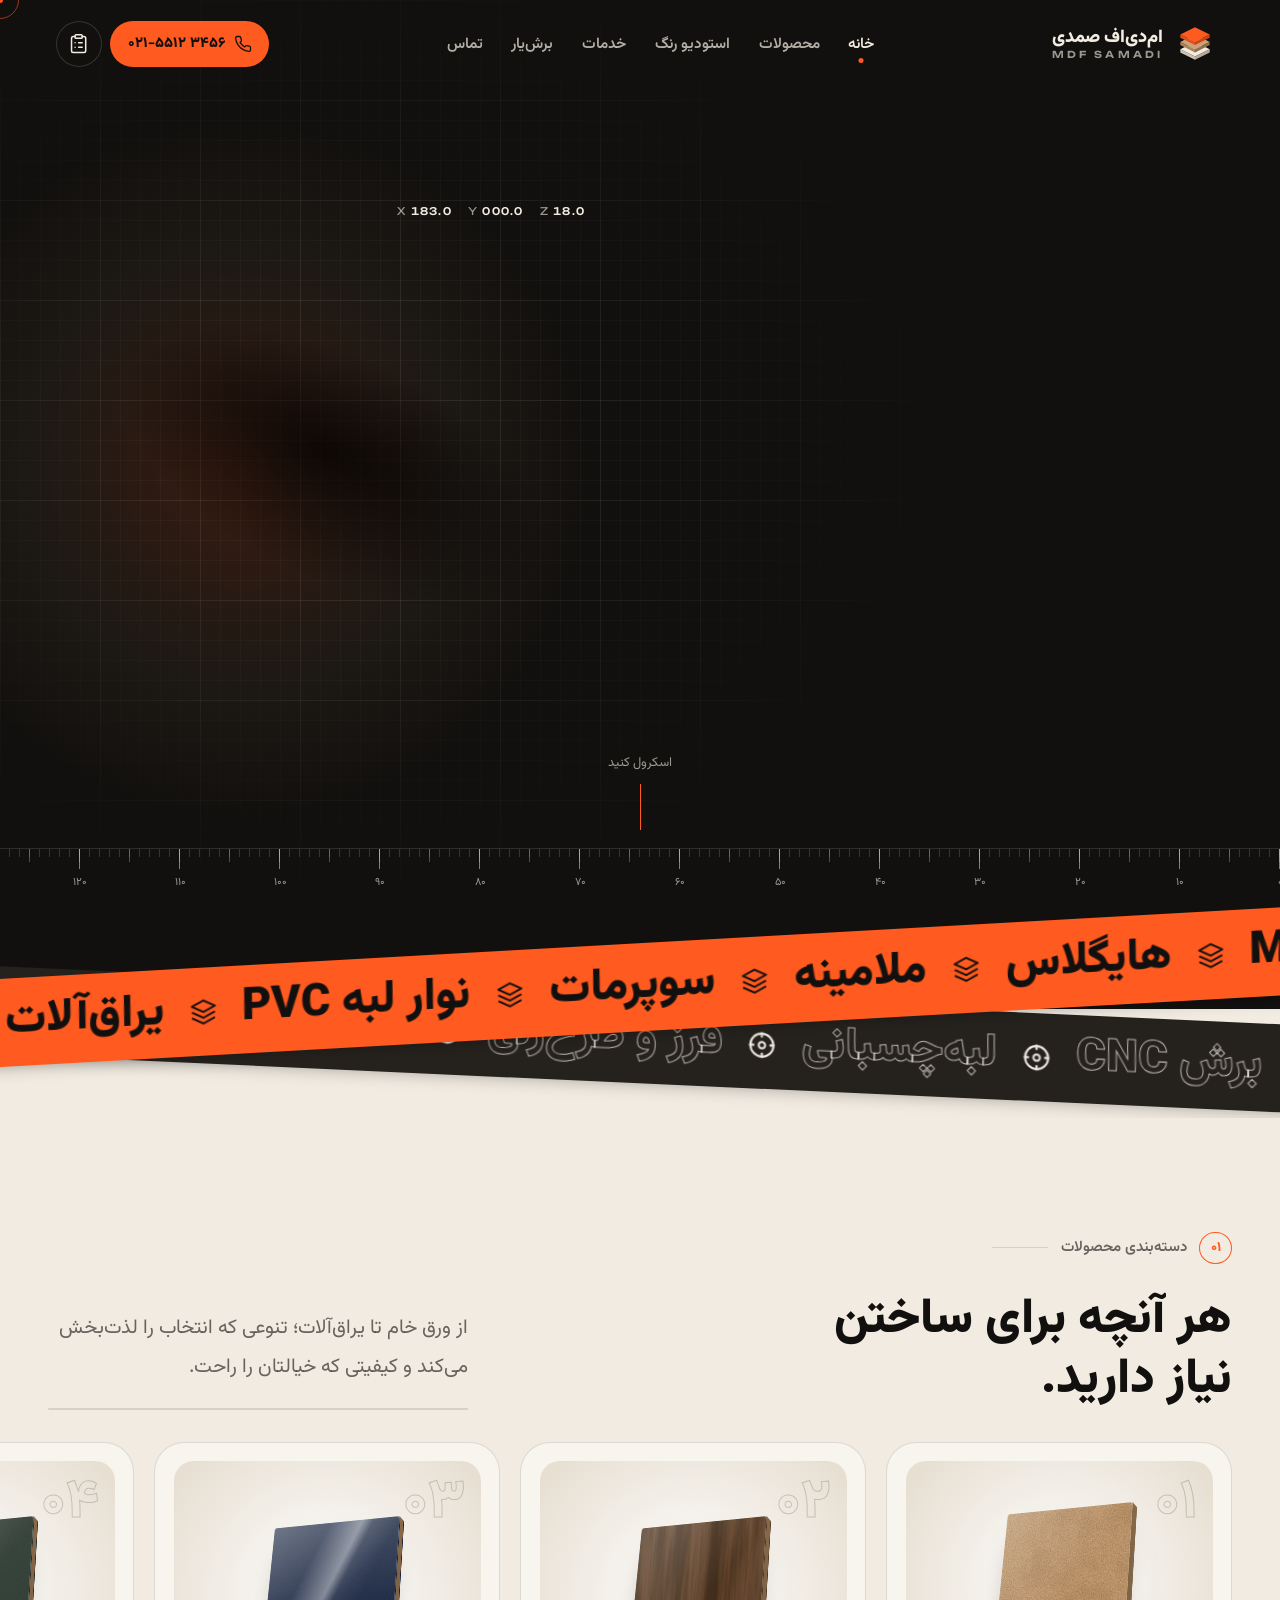
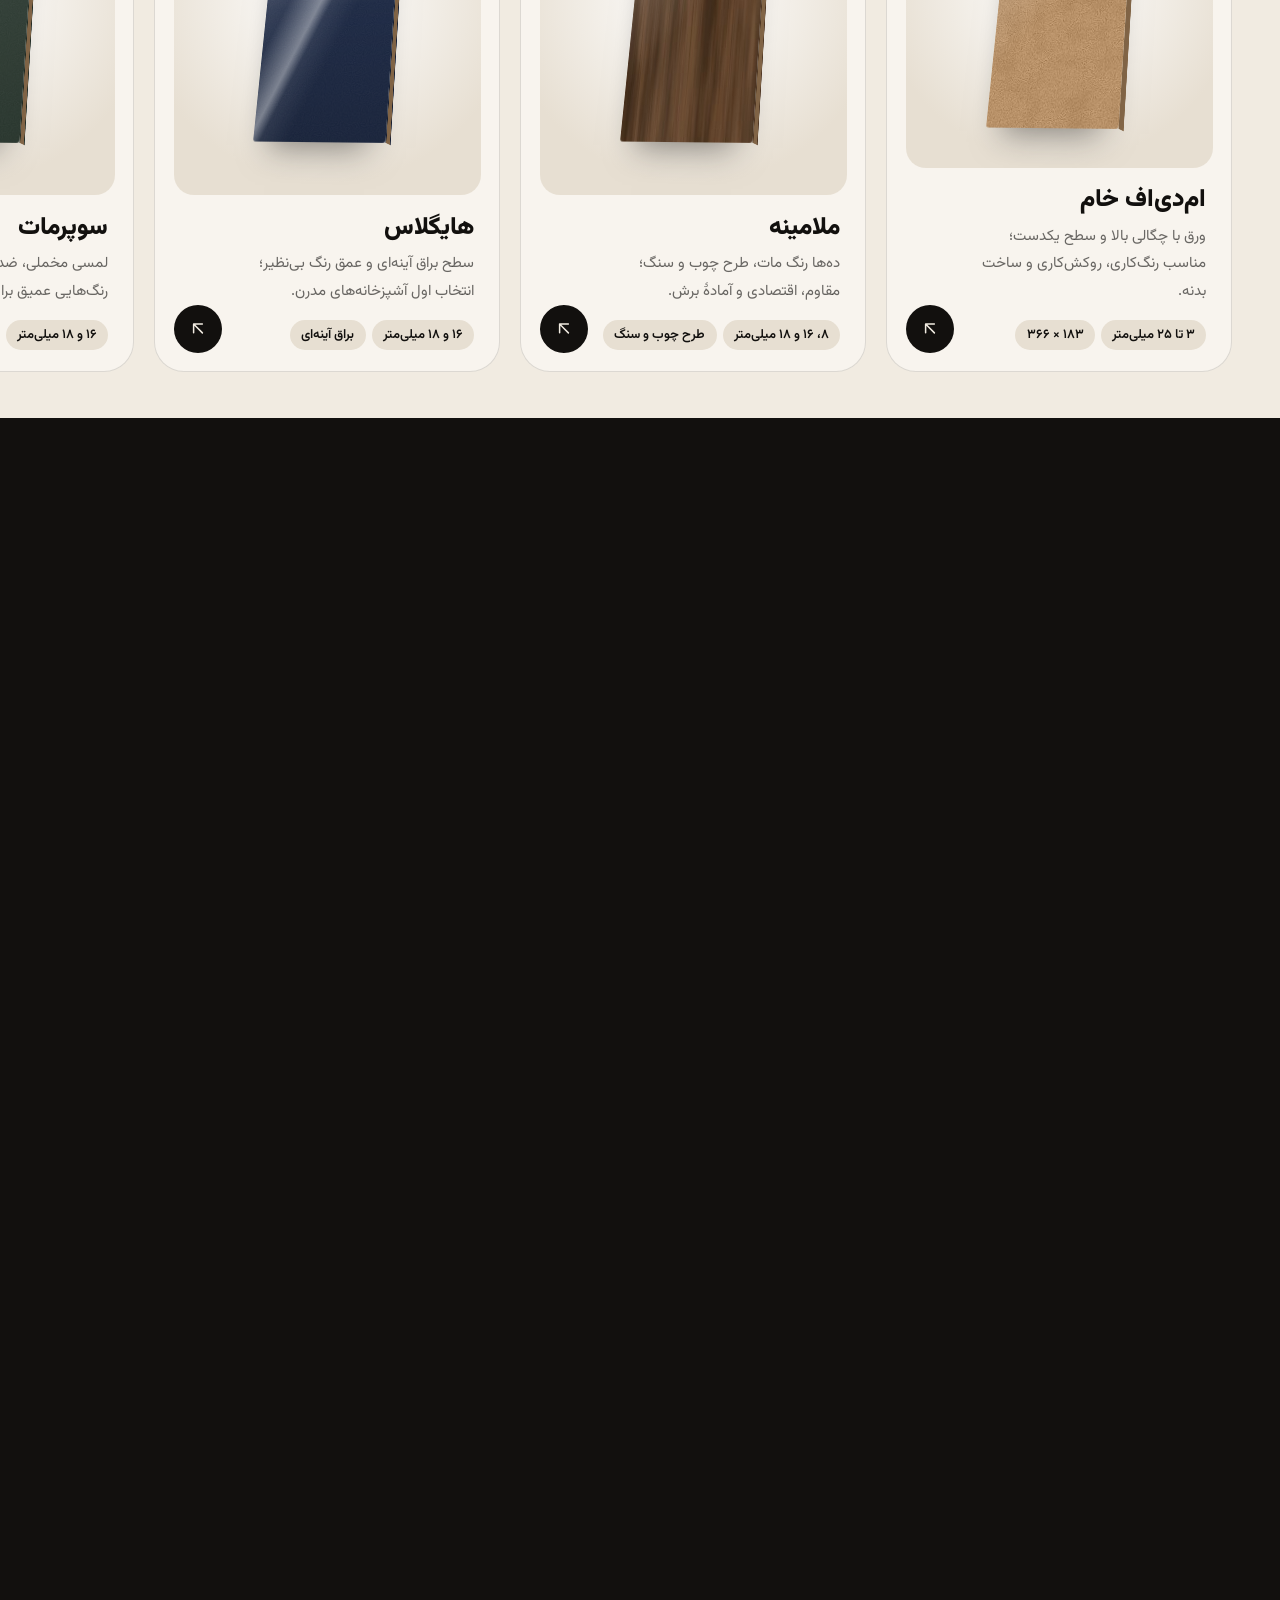
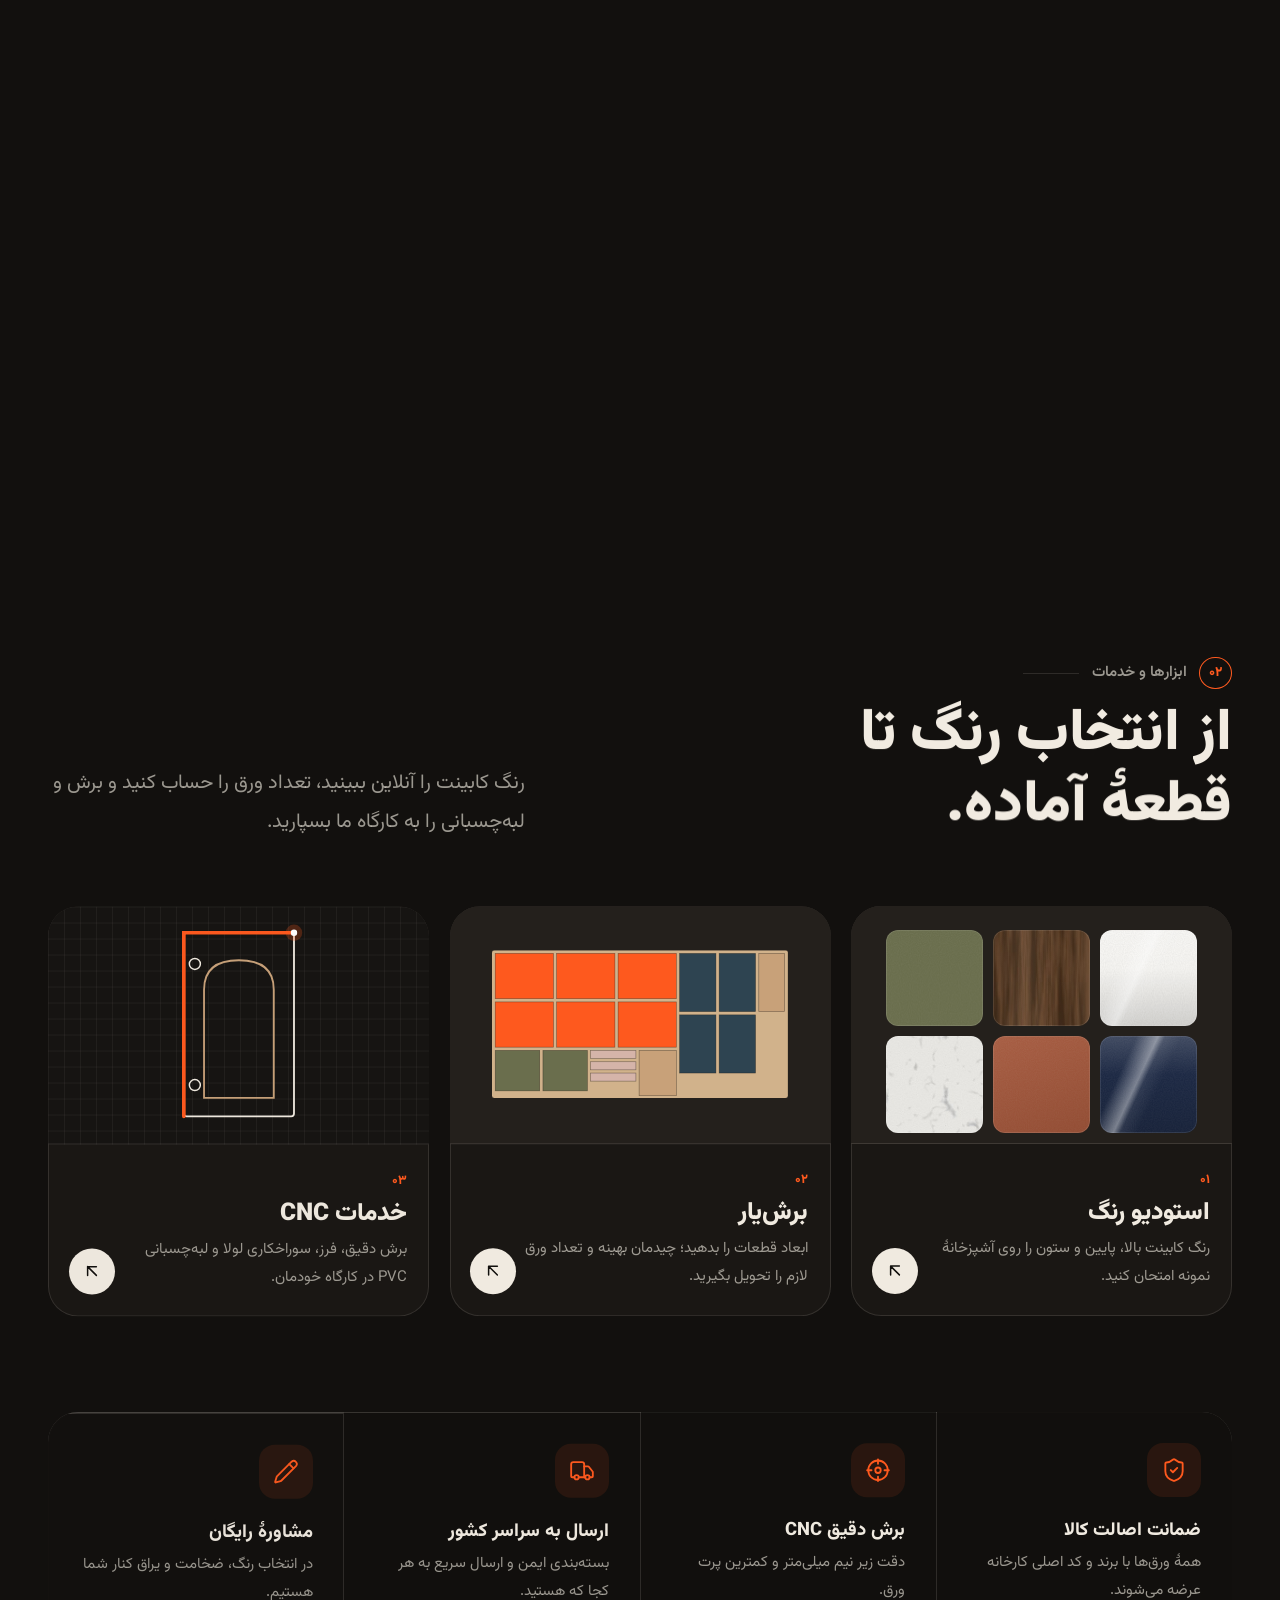
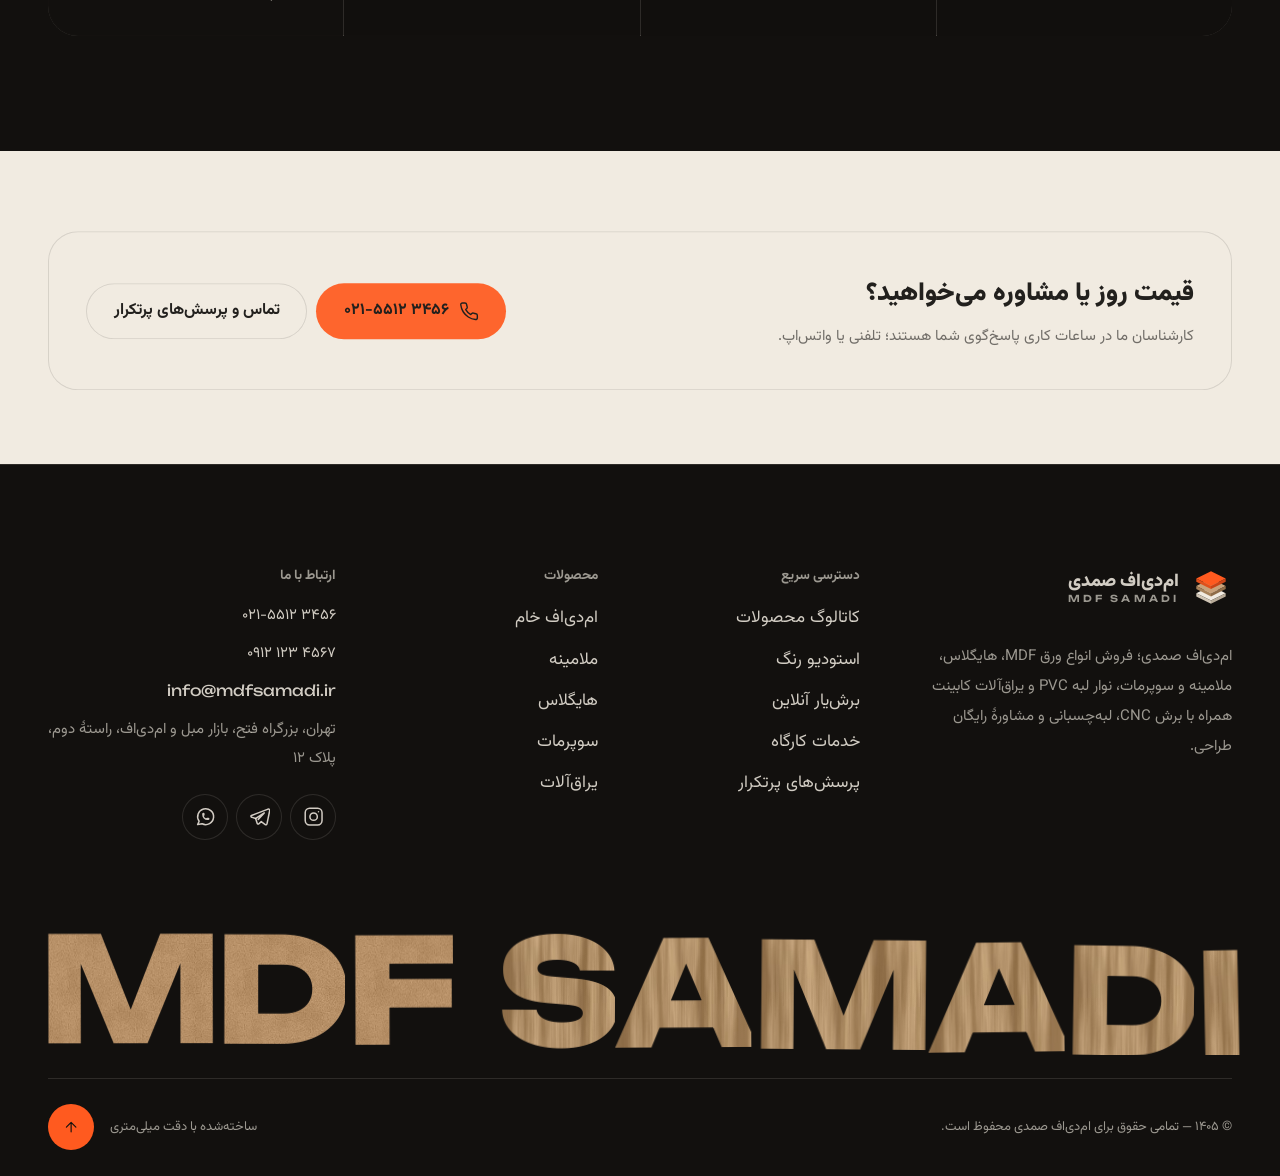
<file: index.html>
<!doctype html>
<html lang="fa" dir="rtl">
<head>
  <meta charset="UTF-8" />
  <meta name="viewport" content="width=device-width, initial-scale=1, viewport-fit=cover" />
  <title>ام‌دی‌اف صمدی | ورق MDF، هایگلاس، ملامینه و یراق کابینت</title>
  <meta name="description" content="ام‌دی‌اف صمدی؛ فروش انواع ورق MDF، هایگلاس، ملامینه و سوپرمات، نوار لبه PVC و یراق‌آلات کابینت همراه با برش CNC، لبه‌چسبانی و مشاورهٔ رایگان طراحی." />
  <meta name="theme-color" content="#12100e" />
  <link rel="icon" href="./favicon.svg" type="image/svg+xml" />
  <link rel="canonical" href="https://imsady.github.io/mdf-samadi-site/" />
  <meta property="og:type" content="website" />
  <meta property="og:locale" content="fa_IR" />
  <meta property="og:title" content="ام‌دی‌اف صمدی — دقت میلی‌متری، زیبایی ماندگار" />
  <meta property="og:description" content="ام‌دی‌اف صمدی؛ فروش انواع ورق MDF، هایگلاس، ملامینه و سوپرمات، نوار لبه PVC و یراق‌آلات کابینت همراه با برش CNC، لبه‌چسبانی و مشاورهٔ رایگان طراحی." />
  <meta property="og:url" content="https://imsady.github.io/mdf-samadi-site/" />
  <script>document.documentElement.classList.add('js');</script>
  <script type="application/ld+json">
    {
      "@context": "https://schema.org",
      "@type": "HomeAndConstructionBusiness",
      "name": "ام‌دی‌اف صمدی",
      "alternateName": "MDF Samadi",
      "description": "ام‌دی‌اف صمدی؛ فروش انواع ورق MDF، هایگلاس، ملامینه و سوپرمات، نوار لبه PVC و یراق‌آلات کابینت همراه با برش CNC، لبه‌چسبانی و مشاورهٔ رایگان طراحی.",
      "url": "https://imsady.github.io/mdf-samadi-site",
      "telephone": "tel:+982155123456",
      "email": "info@mdfsamadi.ir",
      "address": { "@type": "PostalAddress", "streetAddress": "تهران، بزرگراه فتح، بازار مبل و ام‌دی‌اف، راستهٔ دوم، پلاک ۱۲", "addressCountry": "IR" },
      "geo": { "@type": "GeoCoordinates", "latitude": 35.6762, "longitude": 51.3017 }
    }
  </script>
  <script type="module" crossorigin src="./assets/index-DOqg_LOS.js"></script>
  <link rel="modulepreload" crossorigin href="./assets/common-CrWRwDEf.js">
  <link rel="stylesheet" crossorigin href="./assets/common-CiCb-Ah-.css">
  <link rel="stylesheet" crossorigin href="./assets/index-D-7Suqsn.css">
  <link rel="stylesheet" crossorigin href="./assets/process-BnuijwSn.css">
</head>
<body data-page="home">
  <svg xmlns="http://www.w3.org/2000/svg" width="0" height="0" style="position:absolute" aria-hidden="true" focusable="false">
  <defs>
    <linearGradient id="hwm" x1="0" y1="0" x2="0" y2="1"><stop offset="0" stop-color="#eef0f2"/><stop offset=".55" stop-color="#b9bec4"/><stop offset="1" stop-color="#8d9298"/></linearGradient>
  </defs>
  <symbol id="i-arrow" viewBox="0 0 24 24"><path d="M19 12H5M12 19l-7-7 7-7"/></symbol>
  <symbol id="i-arrow-up" viewBox="0 0 24 24"><path d="M12 19V5M5 12l7-7 7 7"/></symbol>
  <symbol id="i-arrow-down" viewBox="0 0 24 24"><path d="M12 5v14M19 12l-7 7-7-7"/></symbol>
  <symbol id="i-plus" viewBox="0 0 24 24"><path d="M12 5v14M5 12h14"/></symbol>
  <symbol id="i-minus" viewBox="0 0 24 24"><path d="M5 12h14"/></symbol>
  <symbol id="i-close" viewBox="0 0 24 24"><path d="M18 6 6 18M6 6l12 12"/></symbol>
  <symbol id="i-check" viewBox="0 0 24 24"><path d="M20 6 9 17l-5-5"/></symbol>
  <symbol id="i-search" viewBox="0 0 24 24"><circle cx="11" cy="11" r="7"/><path d="m20 20-3.6-3.6"/></symbol>
  <symbol id="i-phone" viewBox="0 0 24 24"><path d="M22 16.92v3a2 2 0 0 1-2.18 2 19.79 19.79 0 0 1-8.63-3.07 19.5 19.5 0 0 1-6-6 19.79 19.79 0 0 1-3.07-8.67A2 2 0 0 1 4.11 2h3a2 2 0 0 1 2 1.72c.13.96.36 1.9.7 2.81a2 2 0 0 1-.45 2.11L8.09 9.91a16 16 0 0 0 6 6l1.27-1.27a2 2 0 0 1 2.11-.45c.91.34 1.85.57 2.81.7A2 2 0 0 1 22 16.92z"/></symbol>
  <symbol id="i-map" viewBox="0 0 24 24"><path d="M20 10c0 6-8 12-8 12s-8-6-8-12a8 8 0 0 1 16 0Z"/><circle cx="12" cy="10" r="3"/></symbol>
  <symbol id="i-clock" viewBox="0 0 24 24"><circle cx="12" cy="12" r="10"/><path d="M12 6v6l4 2"/></symbol>
  <symbol id="i-mail" viewBox="0 0 24 24"><rect x="2" y="4" width="20" height="16" rx="2"/><path d="m22 7-10 5L2 7"/></symbol>
  <symbol id="i-instagram" viewBox="0 0 24 24"><rect x="2.5" y="2.5" width="19" height="19" rx="5"/><circle cx="12" cy="12" r="4.2"/><path d="M17.5 6.5h.01"/></symbol>
  <symbol id="i-telegram" viewBox="0 0 24 24"><path d="M21.5 3.5 2.8 10.7c-.9.4-.9 1.6.1 1.9l4.6 1.5 1.8 5.6c.3.8 1.3 1 1.9.4l2.6-2.5 4.6 3.4c.7.5 1.7.1 1.9-.8l3.1-15.1c.2-1-.8-1.9-1.9-1.6Z"/><path d="m7.6 14.1 9.6-6.3-6.8 7.3"/></symbol>
  <symbol id="i-whatsapp" viewBox="0 0 24 24"><path d="M3 21l1.65-3.8a9 9 0 1 1 3.4 2.9z"/><path d="M9 10a.5.5 0 0 0 1 0V9a.5.5 0 0 0-1 0v1a5 5 0 0 0 5 5h1a.5.5 0 0 0 0-1h-1a.5.5 0 0 0 0 1"/></symbol>
  <symbol id="i-list" viewBox="0 0 24 24"><rect x="8" y="2" width="8" height="4" rx="1"/><path d="M16 4h2a2 2 0 0 1 2 2v14a2 2 0 0 1-2 2H6a2 2 0 0 1-2-2V6a2 2 0 0 1 2-2h2"/><path d="M12 11h4M12 16h4M8 11h.01M8 16h.01"/></symbol>
  <symbol id="i-trash" viewBox="0 0 24 24"><path d="M3 6h18M19 6v14a2 2 0 0 1-2 2H7a2 2 0 0 1-2-2V6M8 6V4a2 2 0 0 1 2-2h4a2 2 0 0 1 2 2v2"/></symbol>
  <symbol id="i-ruler" viewBox="0 0 24 24"><path d="M21.3 15.3a2.4 2.4 0 0 1 0 3.4l-2.6 2.6a2.4 2.4 0 0 1-3.4 0L2.7 8.7a2.41 2.41 0 0 1 0-3.4l2.6-2.6a2.41 2.41 0 0 1 3.4 0Z"/><path d="m14.5 12.5 2-2M11.5 9.5l2-2M8.5 6.5l2-2M17.5 15.5l2-2"/></symbol>
  <symbol id="i-layers" viewBox="0 0 24 24"><path d="M12.83 2.18a2 2 0 0 0-1.66 0L2.6 6.08a1 1 0 0 0 0 1.83l8.58 3.91a2 2 0 0 0 1.66 0l8.58-3.9a1 1 0 0 0 0-1.83Z"/><path d="m22 17.65-9.17 4.16a2 2 0 0 1-1.66 0L2 17.65"/><path d="m22 12.65-9.17 4.16a2 2 0 0 1-1.66 0L2 12.65"/></symbol>
  <symbol id="i-truck" viewBox="0 0 24 24"><path d="M14 18V6a2 2 0 0 0-2-2H4a2 2 0 0 0-2 2v11a1 1 0 0 0 1 1h2"/><path d="M15 18H9"/><path d="M19 18h2a1 1 0 0 0 1-1v-3.65a1 1 0 0 0-.22-.62l-3.48-4.35A1 1 0 0 0 17.52 8H14"/><circle cx="17" cy="18" r="2"/><circle cx="7" cy="18" r="2"/></symbol>
  <symbol id="i-shield" viewBox="0 0 24 24"><path d="M20 13c0 5-3.5 7.5-7.66 8.95a1 1 0 0 1-.67-.01C7.5 20.5 4 18 4 13V6a1 1 0 0 1 1-1c2 0 4.5-1.2 6.24-2.72a1.17 1.17 0 0 1 1.52 0C14.51 3.81 17 5 19 5a1 1 0 0 1 1 1z"/><path d="m9 12 2 2 4-4"/></symbol>
  <symbol id="i-sparkle" viewBox="0 0 24 24"><path d="M12 3l1.9 5.8L20 10l-6.1 1.2L12 17l-1.9-5.8L4 10l6.1-1.2Z"/><path d="M19 17v4M17 19h4"/></symbol>
  <symbol id="i-crosshair" viewBox="0 0 24 24"><circle cx="12" cy="12" r="9"/><circle cx="12" cy="12" r="2.5"/><path d="M22 12h-4M6 12H2M12 6V2M12 22v-4"/></symbol>
  <symbol id="i-pencil" viewBox="0 0 24 24"><path d="M21.17 6.81a2.82 2.82 0 0 0-3.99-3.98L3.84 16.17a2 2 0 0 0-.5.83l-1.32 4.36a.5.5 0 0 0 .62.62l4.36-1.32a2 2 0 0 0 .83-.5z"/><path d="m15 5 4 4"/></symbol>
  <symbol id="i-nav" viewBox="0 0 24 24"><path d="M3 11 22 2l-9 19-2-8z"/></symbol>
  <symbol id="i-copy" viewBox="0 0 24 24"><rect x="9" y="9" width="13" height="13" rx="2"/><path d="M5 15H4a2 2 0 0 1-2-2V4a2 2 0 0 1 2-2h9a2 2 0 0 1 2 2v1"/></symbol>
  <symbol id="i-drop" viewBox="0 0 24 24"><path d="M12 22a7 7 0 0 0 7-7c0-2-1-3.9-3-5.5S12.5 5.5 12 3c-.5 2.5-2 4.9-4 6.5S5 13 5 15a7 7 0 0 0 7 7z"/></symbol>
  <symbol id="i-edge" viewBox="0 0 24 24"><rect x="3" y="5" width="18" height="14" rx="2"/><path d="M3 9.5h18" stroke-width="3"/></symbol>
  <symbol id="i-sheet" viewBox="0 0 24 24"><path d="M12 3 21 7.5 12 12 3 7.5Z"/><path d="m3 12 9 4.5 9-4.5"/><path d="m3 16.5 9 4.5 9-4.5"/></symbol>
  <symbol id="i-info" viewBox="0 0 24 24"><circle cx="12" cy="12" r="10"/><path d="M12 16v-4M12 8h.01"/></symbol>
  <symbol id="i-chevron" viewBox="0 0 24 24"><path d="m6 9 6 6 6-6"/></symbol>
  <symbol id="i-sort" viewBox="0 0 24 24"><path d="m3 16 4 4 4-4M7 20V4M21 8l-4-4-4 4M17 4v16"/></symbol>
  <symbol id="i-rotate" viewBox="0 0 24 24"><path d="M21 12a9 9 0 1 1-9-9c2.52 0 4.93 1 6.74 2.74L21 8"/><path d="M21 3v5h-5"/></symbol>
</svg>

  <div class="preloader" data-preloader aria-hidden="true">
  <div class="pl-half pl-top" data-pl-top>
    <div class="pl-inner">
      <div class="pl-word"><span class="pl-outline">MDF SAMADI</span><span class="pl-fill">MDF SAMADI</span></div>
    </div>
  </div>
  <div class="pl-half pl-bottom" data-pl-bottom>
    <div class="pl-inner">
      <div class="pl-word"><span class="pl-outline">MDF SAMADI</span><span class="pl-fill">MDF SAMADI</span></div>
      <div class="pl-meta">
        <span class="latin">SHEET 183 × 366 — CNC CUT</span>
        <span class="pl-count"><span data-pl-count>۰</span>٪</span>
      </div>
    </div>
  </div>
  <div class="pl-laser" data-pl-laser></div>
</div>
<noscript><style>.preloader{display:none!important}</style></noscript>

  <a class="skip-link" href="#main">پرش به محتوای اصلی</a>
<div class="scroll-progress" aria-hidden="true"><span data-scroll-progress></span></div>

<header class="site-header" data-header>
  <div class="container header-inner">
    <a href="./" class="brand" aria-label="ام‌دی‌اف صمدی — صفحهٔ اصلی">
      <svg class="brand-mark" viewBox="0 0 40 40" aria-hidden="true">
  <path d="M20 18 34 25 20 32 6 25Z" fill="#f1ebe1"/>
  <path d="M6 25 20 32v3L6 28Z" fill="#cfc4b4"/>
  <path d="M20 32 34 25v3L20 35Z" fill="#b8ab98"/>
  <g class="bm-mid"><path d="M20 11 34 18 20 25 6 18Z" fill="#c9a27a"/>
  <path d="M6 18 20 25v3L6 21Z" fill="#a8835b"/>
  <path d="M20 25 34 18v3L20 28Z" fill="#8f6c47"/></g>
  <g class="bm-top"><path d="M20 4 34 11 20 18 6 11Z" fill="#ff5a1f"/>
  <path d="M6 11 20 18v3L6 14Z" fill="#e0501b"/>
  <path d="M20 18 34 11v3L20 21Z" fill="#c94417"/></g>
</svg>
<span class="brand-text">
  <span class="brand-fa">ام‌دی‌اف صمدی</span>
  <span class="brand-en latin">MDF SAMADI</span>
</span>

    </a>

    <nav class="main-nav" aria-label="منوی اصلی">
      <ul>
        <li><a href="./" data-nav="home">خانه</a></li>
        <li><a href="./products.html" data-nav="products">محصولات</a></li>
        <li><a href="./studio.html" data-nav="studio">استودیو رنگ</a></li>
        <li><a href="./services.html" data-nav="services">خدمات</a></li>
        <li><a href="./planner.html" data-nav="planner">برش‌یار</a></li>
        <li><a href="./contact.html" data-nav="contact">تماس</a></li>
      </ul>
    </nav>

    <div class="header-actions">
      <a class="header-call" href="tel:+982155123456" data-magnetic>
        <svg class="icon"><use href="#i-phone"/></svg>
        <span dir="ltr">۰۲۱-۵۵۱۲ ۳۴۵۶</span>
      </a>
      <button class="icon-btn inquiry-btn" type="button" data-drawer-open aria-label="لیست استعلام" data-magnetic>
        <svg class="icon"><use href="#i-list"/></svg>
        <span class="badge" data-inquiry-count hidden>۰</span>
      </button>
      <button class="burger" type="button" data-burger aria-label="باز کردن منو" aria-expanded="false" aria-controls="mobile-menu">
        <span></span><span></span>
      </button>
    </div>
  </div>
</header>

<div class="mobile-menu" id="mobile-menu" data-mobile-menu inert>
  <div class="mm-inner">
    <p class="mm-label">منوی سایت</p>
    <nav class="mm-nav" aria-label="منوی موبایل">
      <ul>
        <li><a class="mm-link" href="./" data-nav="home"><span class="mm-i">۰۱</span><span class="mm-text"><b>خانه</b><small>صفحهٔ اصلی فروشگاه</small></span><svg class="icon mm-go" aria-hidden="true"><use href="#i-arrow"/></svg></a></li>
        <li><a class="mm-link" href="./products.html" data-nav="products"><span class="mm-i">۰۲</span><span class="mm-text"><b>محصولات</b><small>ورق، روکش، نوار لبه و یراق</small></span><svg class="icon mm-go" aria-hidden="true"><use href="#i-arrow"/></svg></a></li>
        <li><a class="mm-link" href="./studio.html" data-nav="studio"><span class="mm-i">۰۳</span><span class="mm-text"><b>استودیو رنگ</b><small>رنگ کابینتتان را امتحان کنید</small></span><svg class="icon mm-go" aria-hidden="true"><use href="#i-arrow"/></svg></a></li>
        <li><a class="mm-link" href="./services.html" data-nav="services"><span class="mm-i">۰۴</span><span class="mm-text"><b>خدمات</b><small>برش CNC، فرز و لبه‌چسبانی</small></span><svg class="icon mm-go" aria-hidden="true"><use href="#i-arrow"/></svg></a></li>
        <li><a class="mm-link" href="./planner.html" data-nav="planner"><span class="mm-i">۰۵</span><span class="mm-text"><b>برش‌یار</b><small>محاسبهٔ آنلاین تعداد ورق</small></span><svg class="icon mm-go" aria-hidden="true"><use href="#i-arrow"/></svg></a></li>
        <li><a class="mm-link" href="./contact.html" data-nav="contact"><span class="mm-i">۰۶</span><span class="mm-text"><b>تماس</b><small>آدرس، ساعات کاری و پرسش‌ها</small></span><svg class="icon mm-go" aria-hidden="true"><use href="#i-arrow"/></svg></a></li>
      </ul>
    </nav>

    <div class="mm-bottom">
      <div class="mm-actions">
        <a class="btn btn-primary" href="tel:+982155123456"><svg class="icon"><use href="#i-phone"/></svg><span>تماس تلفنی</span></a>
        <a class="btn btn-ghost" href="https://wa.me/989121234567" target="_blank" rel="noopener"><svg class="icon"><use href="#i-whatsapp"/></svg><span>واتس‌اپ</span></a>
      </div>
      <div class="mm-meta">
        <div class="mm-hours">
          <svg class="icon" aria-hidden="true"><use href="#i-clock"/></svg>
          <span>شنبه تا چهارشنبه ۸ تا ۱۹ — پنج‌شنبه ۸ تا ۱۴</span>
        </div>
        <span class="open-badge" data-menu-open hidden></span>
        <div class="mm-socials">
          <a class="icon-btn" href="https://instagram.com/mdf.samadi" target="_blank" rel="noopener" aria-label="اینستاگرام"><svg class="icon"><use href="#i-instagram"/></svg></a>
          <a class="icon-btn" href="https://t.me/mdf_samadi" target="_blank" rel="noopener" aria-label="تلگرام"><svg class="icon"><use href="#i-telegram"/></svg></a>
        </div>
      </div>
    </div>
  </div>
</div>


  <main id="main">
    <!-- ═════════════════════════ HERO ═════════════════════════ -->
    <section class="hero theme-dark" id="top" data-hero>
      <div class="hero-grid-bg" aria-hidden="true"></div>
      <div class="hero-glow" aria-hidden="true"></div>

      <div class="container hero-inner">
        <div class="hero-copy" data-hero-copy>
          <p class="eyebrow" data-hero-fade><span class="dot"></span>فروشگاه تخصصی ورق و یراق کابینت</p>
          <h1 class="hero-title" data-hero-title>
            <span class="line">دقتِ میلی‌متری،</span>
            <span class="line">زیباییِ <em class="accent" data-hero-accent>ماندگار</em>.</span>
          </h1>
          <p class="hero-lead" data-hero-fade>
            ورق‌های MDF، هایگلاس، ملامینه و سوپرمات از معتبرترین برندها، همراه با برش CNC، لبه‌چسبانی و
            مشاورهٔ رایگان طراحی؛ همه زیر یک سقف و با تحویل سریع به کارگاه شما.
          </p>
          <div class="hero-actions" data-hero-fade>
            <a class="btn btn-primary" href="./products.html" data-magnetic>
              <span>مشاهدهٔ محصولات</span>
              <span class="btn-icon"><svg class="icon"><use href="#i-arrow"/></svg></span>
            </a>
            <a class="btn btn-ghost" href="./planner.html" data-magnetic>
              <svg class="icon"><use href="#i-ruler"/></svg><span>محاسبهٔ برش رایگان</span>
            </a>
          </div>
          <dl class="hero-stats" data-hero-fade>
            <div><dt>رنگ و طرح</dt><dd><span data-count="300">۰</span>+</dd></div>
            <div><dt>سال تجربه</dt><dd><span data-count="15">۰</span>+</dd></div>
            <div><dt>تحویل برش</dt><dd><span data-count="48">۰</span><small>ساعته</small></dd></div>
          </dl>
        </div>

        <div class="hero-visual" data-hero-visual aria-hidden="true">
          <canvas class="hero-dust" data-dust></canvas>
          <div class="stack-scene">
            <div class="stack-scroll" data-stack-scroll>
              <div class="stack-float">
                <div class="stack-tilt" data-stack-tilt>
                  <div class="stack-spin" data-stack-spin>
                    <div class="stack" data-stack>
                      <div class="stack-shadow"></div>
                      <div class="dim dim-long"><span>۳۶۶ سانتی‌متر</span></div>
                      <div class="dim dim-short"><span>۱۸۳ سانتی‌متر</span></div>
                    </div>
                  </div>
                </div>
              </div>
            </div>
          </div>
          <div class="hero-spec" data-hero-spec>
            <span class="spec-label"><i></i>روی میز برش</span>
            <strong class="spec-name" data-spec-name>هایگلاس سفید براق</strong>
            <span class="spec-code" data-spec-code>HG-201 · ۱۸ میلی‌متر</span>
          </div>
          <div class="hero-coord latin">
            <span>X <b>183.0</b></span><span>Y <b data-coord-y>000.0</b></span><span>Z <b>18.0</b></span>
          </div>
        </div>
      </div>

      <div class="hero-ruler" aria-hidden="true"><div class="ruler-track" data-ruler></div></div>
      <a class="scroll-cue" href="#categories" aria-label="رفتن به بخش بعد">
        <span>اسکرول کنید</span><i></i>
      </a>
    </section>

    <!-- ═════════════════════════ MARQUEE ═════════════════════════ -->
    <section class="marquee" aria-label="محصولات و خدمات">
      <p class="visually-hidden">ورق MDF، هایگلاس، ملامینه، سوپرمات، نوار لبه PVC، برش CNC، لبه‌چسبانی و یراق‌آلات کابینت.</p>
      <div class="mq-band mq-band--a" aria-hidden="true">
        <div class="marquee-row" data-marquee data-direction="1">
          <div class="marquee-track">
            <div class="mq-set">
              <span class="mq-item">ورق MDF</span><svg class="mq-sep"><use href="#i-sheet"/></svg>
              <span class="mq-item">هایگلاس</span><svg class="mq-sep"><use href="#i-sheet"/></svg>
              <span class="mq-item">ملامینه</span><svg class="mq-sep"><use href="#i-sheet"/></svg>
              <span class="mq-item">سوپرمات</span><svg class="mq-sep"><use href="#i-sheet"/></svg>
              <span class="mq-item">نوار لبه PVC</span><svg class="mq-sep"><use href="#i-sheet"/></svg>
              <span class="mq-item">یراق‌آلات</span><svg class="mq-sep"><use href="#i-sheet"/></svg>
            </div>
          </div>
        </div>
      </div>
      <div class="mq-band mq-band--b" aria-hidden="true">
        <div class="marquee-row" data-marquee data-direction="-1">
          <div class="marquee-track">
            <div class="mq-set">
              <span class="mq-item">برش CNC</span><svg class="mq-sep"><use href="#i-crosshair"/></svg>
              <span class="mq-item">لبه‌چسبانی</span><svg class="mq-sep"><use href="#i-crosshair"/></svg>
              <span class="mq-item">فرز و طرح‌زنی</span><svg class="mq-sep"><use href="#i-crosshair"/></svg>
              <span class="mq-item">مشاورهٔ رایگان</span><svg class="mq-sep"><use href="#i-crosshair"/></svg>
              <span class="mq-item">ارسال سراسری</span><svg class="mq-sep"><use href="#i-crosshair"/></svg>
            </div>
          </div>
        </div>
      </div>
    </section>

    <!-- ═════════════════════════ CATEGORIES ═════════════════════════ -->
    <section class="cats theme-light" id="categories" data-cats>
      <div class="container cats-head">
        <div class="section-head">
          <div class="sh-index"><span class="sh-num">۰۱</span><span>دسته‌بندی محصولات</span></div>
          <h2 class="sh-title" data-split>هر آنچه برای ساختن نیاز دارید.</h2>
        </div>
        <div class="cats-aside">
          <p class="sh-lead" data-reveal>از ورق خام تا یراق‌آلات؛ تنوعی که انتخاب را لذت‌بخش می‌کند و کیفیتی که خیالتان را راحت.</p>
          <div class="cats-progress" aria-hidden="true"><span data-cats-progress></span></div>
        </div>
      </div>

      <div class="cats-viewport" data-cats-viewport>
        <div class="cats-track" data-cats-track>
          <article class="cat-card" data-cursor="مشاهده">
            <a class="cat-link" href="./products.html?cat=mdf"><span class="visually-hidden">ام‌دی‌اف خام</span></a>
            <div class="cat-visual"><div class="cat-sheet"><i class="cat-face" data-texture="raw-mdf"></i><i class="cat-edge"></i></div><span class="cat-no">۰۱</span></div>
            <div class="cat-body">
              <h3>ام‌دی‌اف خام</h3>
              <p>ورق با چگالی بالا و سطح یکدست؛ مناسب رنگ‌کاری، روکش‌کاری و ساخت بدنه.</p>
              <ul class="cat-specs"><li>۳ تا ۲۵ میلی‌متر</li><li>۱۸۳ × ۳۶۶</li></ul>
            </div>
            <span class="cat-arrow" aria-hidden="true"><svg class="icon"><use href="#i-arrow"/></svg></span>
          </article>

          <article class="cat-card" data-cursor="مشاهده">
            <a class="cat-link" href="./products.html?cat=melamine"><span class="visually-hidden">ملامینه</span></a>
            <div class="cat-visual"><div class="cat-sheet"><i class="cat-face" data-texture="wd-walnut"></i><i class="cat-edge" style="--lam:#6e4c31"></i></div><span class="cat-no">۰۲</span></div>
            <div class="cat-body">
              <h3>ملامینه</h3>
              <p>ده‌ها رنگ مات، طرح چوب و سنگ؛ مقاوم، اقتصادی و آمادهٔ برش.</p>
              <ul class="cat-specs"><li>۸، ۱۶ و ۱۸ میلی‌متر</li><li>طرح چوب و سنگ</li></ul>
            </div>
            <span class="cat-arrow" aria-hidden="true"><svg class="icon"><use href="#i-arrow"/></svg></span>
          </article>

          <article class="cat-card" data-cursor="مشاهده">
            <a class="cat-link" href="./products.html?cat=highgloss"><span class="visually-hidden">هایگلاس</span></a>
            <div class="cat-visual"><div class="cat-sheet"><i class="cat-face" data-texture="hg-navy"></i><i class="cat-edge" style="--lam:#1e2a45"></i></div><span class="cat-no">۰۳</span></div>
            <div class="cat-body">
              <h3>هایگلاس</h3>
              <p>سطح براق آینه‌ای و عمق رنگ بی‌نظیر؛ انتخاب اول آشپزخانه‌های مدرن.</p>
              <ul class="cat-specs"><li>۱۶ و ۱۸ میلی‌متر</li><li>براق آینه‌ای</li></ul>
            </div>
            <span class="cat-arrow" aria-hidden="true"><svg class="icon"><use href="#i-arrow"/></svg></span>
          </article>

          <article class="cat-card" data-cursor="مشاهده">
            <a class="cat-link" href="./products.html?cat=supermatte"><span class="visually-hidden">سوپرمات</span></a>
            <div class="cat-visual"><div class="cat-sheet"><i class="cat-face" data-texture="sm-forest"></i><i class="cat-edge" style="--lam:#2e3c33"></i></div><span class="cat-no">۰۴</span></div>
            <div class="cat-body">
              <h3>سوپرمات</h3>
              <p>لمسی مخملی، ضد اثر انگشت و رنگ‌هایی عمیق برای طراحی‌های مینیمال.</p>
              <ul class="cat-specs"><li>۱۶ و ۱۸ میلی‌متر</li><li>ضد اثر انگشت</li></ul>
            </div>
            <span class="cat-arrow" aria-hidden="true"><svg class="icon"><use href="#i-arrow"/></svg></span>
          </article>

          <article class="cat-card" data-cursor="مشاهده">
            <a class="cat-link" href="./products.html?cat=mr"><span class="visually-hidden">ام‌دی‌اف ضدرطوبت</span></a>
            <div class="cat-visual"><div class="cat-sheet"><i class="cat-face" data-texture="mr-green"></i><i class="cat-edge" style="--core:#8d9670;--lam:#8d9670"></i></div><span class="cat-no">۰۵</span></div>
            <div class="cat-body">
              <h3>ضدرطوبت</h3>
              <p>هستهٔ سبز مقاوم در برابر رطوبت؛ ایده‌آل برای سرویس بهداشتی و زیر سینک.</p>
              <ul class="cat-specs"><li>۱۶ و ۱۸ میلی‌متر</li><li>هستهٔ سبز MR</li></ul>
            </div>
            <span class="cat-arrow" aria-hidden="true"><svg class="icon"><use href="#i-arrow"/></svg></span>
          </article>

          <article class="cat-card" data-cursor="مشاهده">
            <a class="cat-link" href="./products.html?cat=edge"><span class="visually-hidden">نوار لبه PVC</span></a>
            <div class="cat-visual cat-visual--edge">
              <div class="edge-rolls" aria-hidden="true">
                <i style="--c:#efede7"></i><i style="--c:#c9a77b"></i><i style="--c:#6e4c31"></i><i style="--c:#2e3c33"></i><i style="--c:#ff5a1f"></i>
              </div>
              <span class="cat-no">۰۶</span>
            </div>
            <div class="cat-body">
              <h3>نوار لبه PVC</h3>
              <p>نوار لبهٔ هم‌رنگ با ورق در ضخامت‌های ۰٫۴ تا ۲ میلی‌متر؛ پایان‌بندی بی‌نقص.</p>
              <ul class="cat-specs"><li>عرض ۲۲ میلی‌متر</li><li>هم‌رنگ ورق</li></ul>
            </div>
            <span class="cat-arrow" aria-hidden="true"><svg class="icon"><use href="#i-arrow"/></svg></span>
          </article>

          <article class="cat-card" data-cursor="مشاهده">
            <a class="cat-link" href="./products.html?cat=hardware"><span class="visually-hidden">یراق‌آلات</span></a>
            <div class="cat-visual cat-visual--hw" data-hw-art="hinge"><span class="cat-no">۰۷</span></div>
            <div class="cat-body">
              <h3>یراق‌آلات</h3>
              <p>لولا، ریل، جک و دستگیره از برندهای معتبر؛ هر آنچه کابینت شما را کامل می‌کند.</p>
              <ul class="cat-specs"><li>آرام‌بند</li><li>ضمانت اصالت</li></ul>
            </div>
            <span class="cat-arrow" aria-hidden="true"><svg class="icon"><use href="#i-arrow"/></svg></span>
          </article>

          <a class="cat-card cat-more" href="./products.html" data-cursor="کاتالوگ">
            <span class="cat-more-ring"><svg class="icon"><use href="#i-arrow"/></svg></span>
            <strong>مشاهدهٔ همهٔ محصولات</strong>
            <span>کاتالوگ کامل با فیلتر رنگ و ضخامت</span>
          </a>
        </div>
      </div>
    </section>


    <!-- ═════════════════════════ TOOLS ═════════════════════════ -->
    <section class="tools theme-dark" id="tools">
      <div class="container">
        <div class="section-head section-head--split">
          <div>
            <div class="sh-index"><span class="sh-num">۰۲</span><span>ابزارها و خدمات</span></div>
            <h2 class="sh-title" data-split>از انتخاب رنگ تا قطعهٔ آماده.</h2>
          </div>
          <p class="sh-lead" data-reveal>رنگ کابینت را آنلاین ببینید، تعداد ورق را حساب کنید و برش و لبه‌چسبانی را به کارگاه ما بسپارید.</p>
        </div>

        <div class="tool-grid">
          <a class="tool-card" href="./studio.html" data-reveal data-cursor="ورود">
            <div class="tool-visual tool-visual--studio" aria-hidden="true">
              <i data-texture="hg-white" data-tsize="120"></i><i data-texture="wd-walnut" data-tsize="120"></i><i data-texture="mt-olive" data-tsize="120"></i>
              <i data-texture="hg-navy" data-tsize="120"></i><i data-texture="sm-terracotta" data-tsize="120"></i><i data-texture="st-carrara" data-tsize="120"></i>
            </div>
            <div class="tool-body">
              <span class="tool-no">۰۱</span>
              <h3>استودیو رنگ</h3>
              <p>رنگ کابینت بالا، پایین و ستون را روی آشپزخانهٔ نمونه امتحان کنید.</p>
            </div>
            <span class="tool-go" aria-hidden="true"><svg class="icon"><use href="#i-arrow"/></svg></span>
          </a>

          <a class="tool-card" href="./planner.html" data-reveal data-cursor="ورود">
            <div class="tool-visual tool-visual--planner" aria-hidden="true">
              <svg viewBox="0 0 366 183">
                <rect width="366" height="183" rx="3" fill="#d2b38c"/>
                <g stroke="rgba(18,16,14,.45)" stroke-width=".8">
                  <rect x="4" y="4" width="72" height="56" fill="#ff5a1f"/><rect x="80" y="4" width="72" height="56" fill="#ff5a1f"/><rect x="156" y="4" width="72" height="56" fill="#ff5a1f"/>
                  <rect x="4" y="64" width="72" height="56" fill="#ff5a1f"/><rect x="80" y="64" width="72" height="56" fill="#ff5a1f"/><rect x="156" y="64" width="72" height="56" fill="#ff5a1f"/>
                  <rect x="232" y="4" width="45" height="72" fill="#2f4552"/><rect x="281" y="4" width="45" height="72" fill="#2f4552"/>
                  <rect x="232" y="80" width="45" height="72" fill="#2f4552"/><rect x="281" y="80" width="45" height="72" fill="#2f4552"/>
                  <rect x="4" y="124" width="55" height="50" fill="#6b6f4e"/><rect x="63" y="124" width="55" height="50" fill="#6b6f4e"/>
                  <rect x="122" y="124" width="56" height="10" fill="#d6b5aa"/><rect x="122" y="138" width="56" height="10" fill="#d6b5aa"/><rect x="122" y="152" width="56" height="10" fill="#d6b5aa"/>
                  <rect x="182" y="124" width="46" height="56" fill="#c9a27a"/><rect x="330" y="4" width="32" height="72" fill="#c9a27a"/>
                </g>
              </svg>
            </div>
            <div class="tool-body">
              <span class="tool-no">۰۲</span>
              <h3>برش‌یار</h3>
              <p>ابعاد قطعات را بدهید؛ چیدمان بهینه و تعداد ورق لازم را تحویل بگیرید.</p>
            </div>
            <span class="tool-go" aria-hidden="true"><svg class="icon"><use href="#i-arrow"/></svg></span>
          </a>

          <a class="tool-card" href="./services.html" data-reveal data-cursor="ورود">
            <div class="tool-visual tool-visual--cnc" aria-hidden="true">
              <svg viewBox="0 0 200 220">
                <rect x="40" y="10" width="120" height="200" rx="3" fill="none" stroke="#f1ebe1" stroke-width="2"/>
                <path d="M62 190V72Q62 40 100 40Q138 40 138 72V190Z" fill="none" stroke="#c9a27a" stroke-width="2"/>
                <circle cx="52" cy="44" r="6" fill="none" stroke="#f1ebe1" stroke-width="1.6"/>
                <circle cx="52" cy="176" r="6" fill="none" stroke="#f1ebe1" stroke-width="1.6"/>
                <path d="M40 210V10H160" fill="none" stroke="#ff5a1f" stroke-width="4" stroke-linecap="round"/>
                <circle cx="160" cy="10" r="9" fill="rgba(255,90,31,.25)"/><circle cx="160" cy="10" r="3.5" fill="#fff"/>
              </svg>
            </div>
            <div class="tool-body">
              <span class="tool-no">۰۳</span>
              <h3>خدمات CNC</h3>
              <p>برش دقیق، فرز، سوراخکاری لولا و لبه‌چسبانی PVC در کارگاه خودمان.</p>
            </div>
            <span class="tool-go" aria-hidden="true"><svg class="icon"><use href="#i-arrow"/></svg></span>
          </a>
        </div>


        <ul class="features" data-features>
          <li class="feature" data-reveal>
            <span class="f-icon"><svg class="icon"><use href="#i-shield"/></svg></span>
            <h3>ضمانت اصالت کالا</h3>
            <p>همهٔ ورق‌ها با برند و کد اصلی کارخانه عرضه می‌شوند.</p>
          </li>
          <li class="feature" data-reveal>
            <span class="f-icon"><svg class="icon"><use href="#i-crosshair"/></svg></span>
            <h3>برش دقیق CNC</h3>
            <p>دقت زیر نیم میلی‌متر و کمترین پرت ورق.</p>
          </li>
          <li class="feature" data-reveal>
            <span class="f-icon"><svg class="icon"><use href="#i-truck"/></svg></span>
            <h3>ارسال به سراسر کشور</h3>
            <p>بسته‌بندی ایمن و ارسال سریع به هر کجا که هستید.</p>
          </li>
          <li class="feature" data-reveal>
            <span class="f-icon"><svg class="icon"><use href="#i-pencil"/></svg></span>
            <h3>مشاورهٔ رایگان</h3>
            <p>در انتخاب رنگ، ضخامت و یراق کنار شما هستیم.</p>
          </li>
        </ul>
      </div>
    </section>

    <!-- ═════════════════════════ CTA ═════════════════════════ -->
    <section class="next-band theme-light" aria-label="تماس">
      <div class="container">
        <div class="next-band-inner" data-reveal>
          <div>
            <strong>قیمت روز یا مشاوره می‌خواهید؟</strong>
            <p>کارشناسان ما در ساعات کاری پاسخ‌گوی شما هستند؛ تلفنی یا واتس‌اپ.</p>
          </div>
          <div class="next-band-actions">
            <a class="btn btn-primary" href="tel:+982155123456" data-magnetic><svg class="icon"><use href="#i-phone"/></svg><span dir="ltr">۰۲۱-۵۵۱۲ ۳۴۵۶</span></a>
            <a class="btn btn-ghost" href="./contact.html"><span>تماس و پرسش‌های پرتکرار</span></a>
          </div>
        </div>
      </div>
    </section>
  </main>

  <footer class="site-footer theme-dark">
  <div class="container">
    <div class="footer-top">
      <div class="footer-col footer-about">
        <a href="./" class="brand" aria-label="ام‌دی‌اف صمدی">
          <svg class="brand-mark" viewBox="0 0 40 40" aria-hidden="true">
  <path d="M20 18 34 25 20 32 6 25Z" fill="#f1ebe1"/>
  <path d="M6 25 20 32v3L6 28Z" fill="#cfc4b4"/>
  <path d="M20 32 34 25v3L20 35Z" fill="#b8ab98"/>
  <g class="bm-mid"><path d="M20 11 34 18 20 25 6 18Z" fill="#c9a27a"/>
  <path d="M6 18 20 25v3L6 21Z" fill="#a8835b"/>
  <path d="M20 25 34 18v3L20 28Z" fill="#8f6c47"/></g>
  <g class="bm-top"><path d="M20 4 34 11 20 18 6 11Z" fill="#ff5a1f"/>
  <path d="M6 11 20 18v3L6 14Z" fill="#e0501b"/>
  <path d="M20 18 34 11v3L20 21Z" fill="#c94417"/></g>
</svg>
<span class="brand-text">
  <span class="brand-fa">ام‌دی‌اف صمدی</span>
  <span class="brand-en latin">MDF SAMADI</span>
</span>

        </a>
        <p>ام‌دی‌اف صمدی؛ فروش انواع ورق MDF، هایگلاس، ملامینه و سوپرمات، نوار لبه PVC و یراق‌آلات کابینت همراه با برش CNC، لبه‌چسبانی و مشاورهٔ رایگان طراحی.</p>
      </div>

      <nav class="footer-col" aria-label="دسترسی سریع">
        <h3>دسترسی سریع</h3>
        <ul>
          <li><a href="./products.html">کاتالوگ محصولات</a></li>
          <li><a href="./studio.html">استودیو رنگ</a></li>
          <li><a href="./planner.html">برش‌یار آنلاین</a></li>
          <li><a href="./services.html">خدمات کارگاه</a></li>
          <li><a href="./contact.html#faq">پرسش‌های پرتکرار</a></li>
        </ul>
      </nav>

      <nav class="footer-col" aria-label="دسته‌بندی محصولات">
        <h3>محصولات</h3>
        <ul>
          <li><a href="./products.html?cat=mdf">ام‌دی‌اف خام</a></li>
          <li><a href="./products.html?cat=melamine">ملامینه</a></li>
          <li><a href="./products.html?cat=highgloss">هایگلاس</a></li>
          <li><a href="./products.html?cat=supermatte">سوپرمات</a></li>
          <li><a href="./products.html?cat=hardware">یراق‌آلات</a></li>
        </ul>
      </nav>

      <div class="footer-col">
        <h3>ارتباط با ما</h3>
        <ul class="footer-contact">
          <li><a href="tel:+982155123456" dir="ltr">۰۲۱-۵۵۱۲ ۳۴۵۶</a></li>
          <li><a href="tel:+989121234567" dir="ltr">۰۹۱۲ ۱۲۳ ۴۵۶۷</a></li>
          <li><a href="mailto:info@mdfsamadi.ir" class="latin">info@mdfsamadi.ir</a></li>
          <li>تهران، بزرگراه فتح، بازار مبل و ام‌دی‌اف، راستهٔ دوم، پلاک ۱۲</li>
        </ul>
        <div class="socials">
          <a class="icon-btn" href="https://instagram.com/mdf.samadi" target="_blank" rel="noopener" aria-label="اینستاگرام"><svg class="icon"><use href="#i-instagram"/></svg></a>
          <a class="icon-btn" href="https://t.me/mdf_samadi" target="_blank" rel="noopener" aria-label="تلگرام"><svg class="icon"><use href="#i-telegram"/></svg></a>
          <a class="icon-btn" href="https://wa.me/989121234567" target="_blank" rel="noopener" aria-label="واتس‌اپ"><svg class="icon"><use href="#i-whatsapp"/></svg></a>
        </div>
      </div>
    </div>
  </div>

  <div class="footer-word latin" data-footer-word aria-hidden="true">
    <span>M</span><span>D</span><span>F</span><span class="gap"></span><span>S</span><span>A</span><span>M</span><span>A</span><span>D</span><span>I</span>
  </div>

  <div class="container footer-bottom">
    <p>© <span data-year>۱۴۰۵</span> — تمامی حقوق برای ام‌دی‌اف صمدی محفوظ است.</p>
    <p class="footer-made">ساخته‌شده با دقت میلی‌متری</p>
    <button class="to-top" type="button" data-to-top aria-label="بازگشت به بالای صفحه">
      <svg class="icon"><use href="#i-arrow-up"/></svg>
    </button>
  </div>
</footer>

  <div class="drawer" data-drawer hidden>
  <div class="drawer-backdrop" data-drawer-close></div>
  <aside class="drawer-panel theme-light" role="dialog" aria-modal="true" aria-labelledby="drawer-title" data-lenis-prevent tabindex="-1">
    <header class="drawer-head">
      <div>
        <h2 id="drawer-title">لیست استعلام</h2>
        <p>قیمت ورق روزانه تغییر می‌کند؛ لیست را بفرستید تا قیمت روز را اعلام کنیم.</p>
      </div>
      <button class="icon-btn" type="button" data-drawer-close aria-label="بستن لیست استعلام">
        <svg class="icon"><use href="#i-close"/></svg>
      </button>
    </header>

    <div class="drawer-body">
      <ul class="inq-list" data-inq-list></ul>
      <div class="inq-empty" data-inq-empty>
        <div class="inq-empty-art" aria-hidden="true"><i></i><i></i><i></i></div>
        <strong>لیست شما خالی است</strong>
        <p>از کاتالوگ محصولات یا استودیو رنگ، ورق و یراق موردنظرتان را اضافه کنید.</p>
        <a class="btn btn-dark" href="./products.html"><span>رفتن به محصولات</span></a>
      </div>
    </div>

    <form class="drawer-foot" data-inq-form novalidate>
      <div class="form-row">
        <div class="field">
          <label for="inq-name">نام</label>
          <input class="input" id="inq-name" name="name" autocomplete="name" placeholder="نام و نام خانوادگی">
        </div>
        <div class="field">
          <label for="inq-phone">شمارهٔ تماس</label>
          <input class="input" id="inq-phone" name="phone" autocomplete="tel" inputmode="tel" dir="ltr" placeholder="۰۹۱۲ ۰۰۰ ۰۰۰۰">
        </div>
      </div>
      <div class="drawer-actions">
        <button class="btn btn-primary" type="submit">
          <svg class="icon"><use href="#i-whatsapp"/></svg><span>ارسال استعلام در واتس‌اپ</span>
        </button>
        <button class="btn btn-ghost btn-sm" type="button" data-inq-clear>پاک کردن</button>
      </div>
    </form>
  </aside>
</div>

  <div class="cursor" data-cursor-root aria-hidden="true">
  <div class="cursor-ring"><span data-cursor-label></span></div>
  <div class="cursor-dot"></div>
</div>
<div class="toasts" data-toasts aria-live="polite" aria-atomic="false"></div>
</body>
</html>
</file>
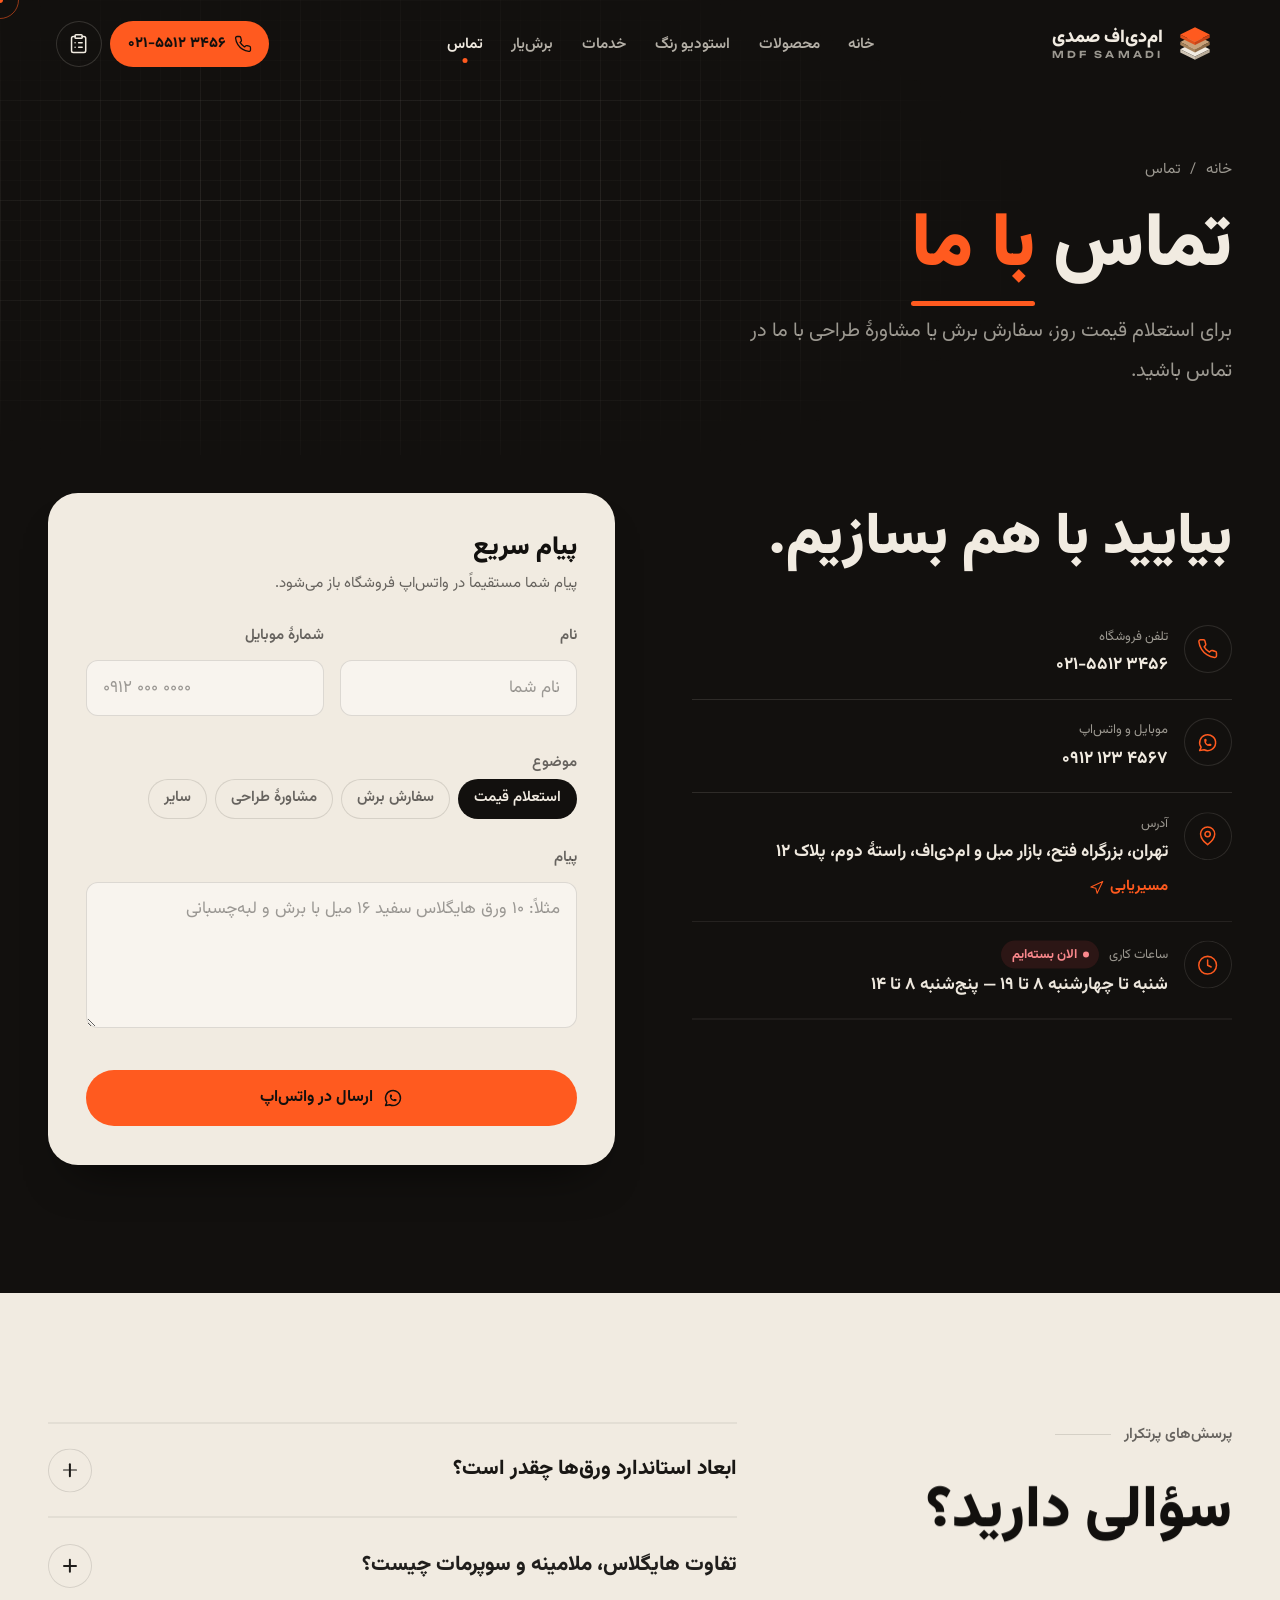
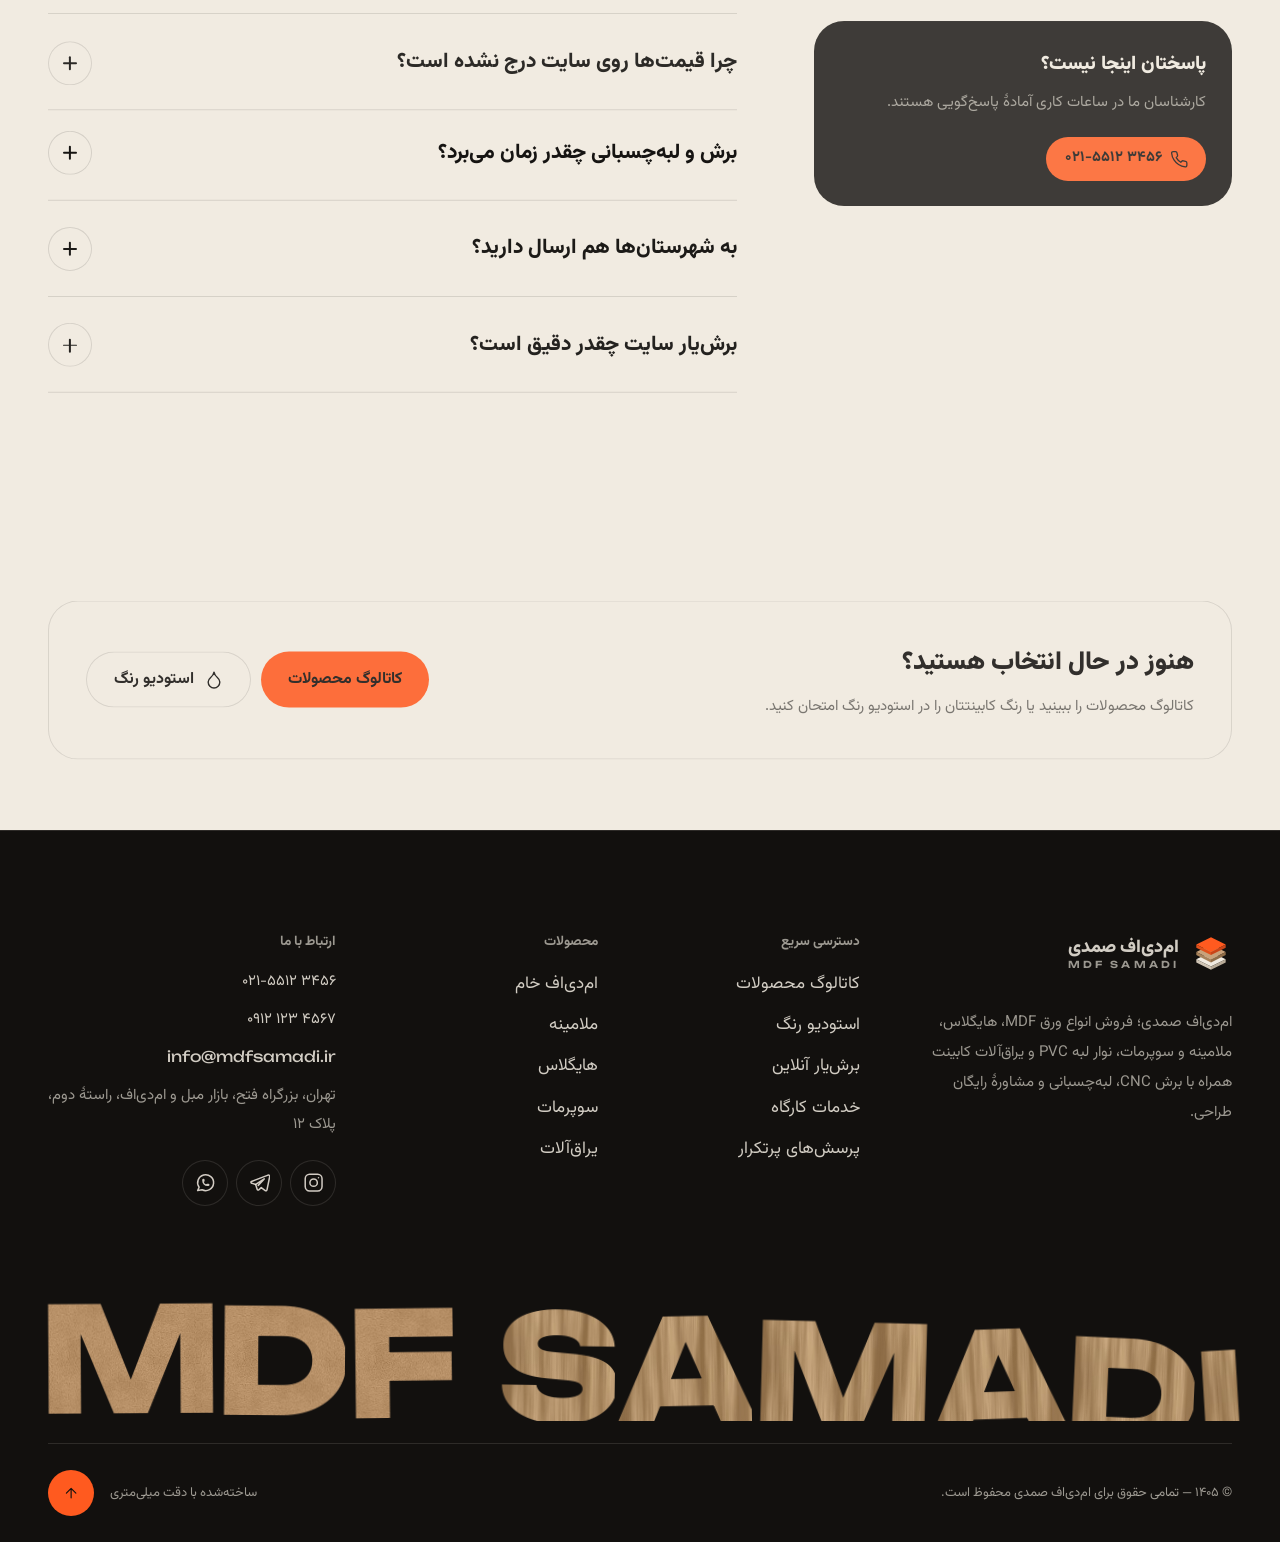
<file: contact.html>
<!doctype html>
<html lang="fa" dir="rtl">
<head>
  <meta charset="UTF-8" />
  <meta name="viewport" content="width=device-width, initial-scale=1, viewport-fit=cover" />
  <title>تماس با ما | ام‌دی‌اف صمدی</title>
  <meta name="description" content="تلفن، واتس‌اپ، آدرس و ساعات کاری ام‌دی‌اف صمدی و پاسخ پرسش‌های پرتکرار." />
  <meta name="theme-color" content="#12100e" />
  <link rel="icon" href="./favicon.svg" type="image/svg+xml" />
  <link rel="canonical" href="https://imsady.github.io/mdf-samadi-site/contact.html" />
  <meta property="og:type" content="website" />
  <meta property="og:locale" content="fa_IR" />
  <meta property="og:title" content="تماس با ما — ام‌دی‌اف صمدی" />
  <meta property="og:description" content="تلفن، واتس‌اپ، آدرس و ساعات کاری ام‌دی‌اف صمدی و پاسخ پرسش‌های پرتکرار." />
  <script>document.documentElement.classList.add('js');</script>
  <script type="module" crossorigin src="./assets/contact-DC0sadMn.js"></script>
  <link rel="modulepreload" crossorigin href="./assets/common-CrWRwDEf.js">
  <link rel="modulepreload" crossorigin href="./assets/page-hero-Ds1T5tcO.js">
  <link rel="stylesheet" crossorigin href="./assets/common-CiCb-Ah-.css">
  <link rel="stylesheet" crossorigin href="./assets/contact-DMX3_AOG.css">
</head>
<body data-page="contact">
  <svg xmlns="http://www.w3.org/2000/svg" width="0" height="0" style="position:absolute" aria-hidden="true" focusable="false">
  <defs>
    <linearGradient id="hwm" x1="0" y1="0" x2="0" y2="1"><stop offset="0" stop-color="#eef0f2"/><stop offset=".55" stop-color="#b9bec4"/><stop offset="1" stop-color="#8d9298"/></linearGradient>
  </defs>
  <symbol id="i-arrow" viewBox="0 0 24 24"><path d="M19 12H5M12 19l-7-7 7-7"/></symbol>
  <symbol id="i-arrow-up" viewBox="0 0 24 24"><path d="M12 19V5M5 12l7-7 7 7"/></symbol>
  <symbol id="i-arrow-down" viewBox="0 0 24 24"><path d="M12 5v14M19 12l-7 7-7-7"/></symbol>
  <symbol id="i-plus" viewBox="0 0 24 24"><path d="M12 5v14M5 12h14"/></symbol>
  <symbol id="i-minus" viewBox="0 0 24 24"><path d="M5 12h14"/></symbol>
  <symbol id="i-close" viewBox="0 0 24 24"><path d="M18 6 6 18M6 6l12 12"/></symbol>
  <symbol id="i-check" viewBox="0 0 24 24"><path d="M20 6 9 17l-5-5"/></symbol>
  <symbol id="i-search" viewBox="0 0 24 24"><circle cx="11" cy="11" r="7"/><path d="m20 20-3.6-3.6"/></symbol>
  <symbol id="i-phone" viewBox="0 0 24 24"><path d="M22 16.92v3a2 2 0 0 1-2.18 2 19.79 19.79 0 0 1-8.63-3.07 19.5 19.5 0 0 1-6-6 19.79 19.79 0 0 1-3.07-8.67A2 2 0 0 1 4.11 2h3a2 2 0 0 1 2 1.72c.13.96.36 1.9.7 2.81a2 2 0 0 1-.45 2.11L8.09 9.91a16 16 0 0 0 6 6l1.27-1.27a2 2 0 0 1 2.11-.45c.91.34 1.85.57 2.81.7A2 2 0 0 1 22 16.92z"/></symbol>
  <symbol id="i-map" viewBox="0 0 24 24"><path d="M20 10c0 6-8 12-8 12s-8-6-8-12a8 8 0 0 1 16 0Z"/><circle cx="12" cy="10" r="3"/></symbol>
  <symbol id="i-clock" viewBox="0 0 24 24"><circle cx="12" cy="12" r="10"/><path d="M12 6v6l4 2"/></symbol>
  <symbol id="i-mail" viewBox="0 0 24 24"><rect x="2" y="4" width="20" height="16" rx="2"/><path d="m22 7-10 5L2 7"/></symbol>
  <symbol id="i-instagram" viewBox="0 0 24 24"><rect x="2.5" y="2.5" width="19" height="19" rx="5"/><circle cx="12" cy="12" r="4.2"/><path d="M17.5 6.5h.01"/></symbol>
  <symbol id="i-telegram" viewBox="0 0 24 24"><path d="M21.5 3.5 2.8 10.7c-.9.4-.9 1.6.1 1.9l4.6 1.5 1.8 5.6c.3.8 1.3 1 1.9.4l2.6-2.5 4.6 3.4c.7.5 1.7.1 1.9-.8l3.1-15.1c.2-1-.8-1.9-1.9-1.6Z"/><path d="m7.6 14.1 9.6-6.3-6.8 7.3"/></symbol>
  <symbol id="i-whatsapp" viewBox="0 0 24 24"><path d="M3 21l1.65-3.8a9 9 0 1 1 3.4 2.9z"/><path d="M9 10a.5.5 0 0 0 1 0V9a.5.5 0 0 0-1 0v1a5 5 0 0 0 5 5h1a.5.5 0 0 0 0-1h-1a.5.5 0 0 0 0 1"/></symbol>
  <symbol id="i-list" viewBox="0 0 24 24"><rect x="8" y="2" width="8" height="4" rx="1"/><path d="M16 4h2a2 2 0 0 1 2 2v14a2 2 0 0 1-2 2H6a2 2 0 0 1-2-2V6a2 2 0 0 1 2-2h2"/><path d="M12 11h4M12 16h4M8 11h.01M8 16h.01"/></symbol>
  <symbol id="i-trash" viewBox="0 0 24 24"><path d="M3 6h18M19 6v14a2 2 0 0 1-2 2H7a2 2 0 0 1-2-2V6M8 6V4a2 2 0 0 1 2-2h4a2 2 0 0 1 2 2v2"/></symbol>
  <symbol id="i-ruler" viewBox="0 0 24 24"><path d="M21.3 15.3a2.4 2.4 0 0 1 0 3.4l-2.6 2.6a2.4 2.4 0 0 1-3.4 0L2.7 8.7a2.41 2.41 0 0 1 0-3.4l2.6-2.6a2.41 2.41 0 0 1 3.4 0Z"/><path d="m14.5 12.5 2-2M11.5 9.5l2-2M8.5 6.5l2-2M17.5 15.5l2-2"/></symbol>
  <symbol id="i-layers" viewBox="0 0 24 24"><path d="M12.83 2.18a2 2 0 0 0-1.66 0L2.6 6.08a1 1 0 0 0 0 1.83l8.58 3.91a2 2 0 0 0 1.66 0l8.58-3.9a1 1 0 0 0 0-1.83Z"/><path d="m22 17.65-9.17 4.16a2 2 0 0 1-1.66 0L2 17.65"/><path d="m22 12.65-9.17 4.16a2 2 0 0 1-1.66 0L2 12.65"/></symbol>
  <symbol id="i-truck" viewBox="0 0 24 24"><path d="M14 18V6a2 2 0 0 0-2-2H4a2 2 0 0 0-2 2v11a1 1 0 0 0 1 1h2"/><path d="M15 18H9"/><path d="M19 18h2a1 1 0 0 0 1-1v-3.65a1 1 0 0 0-.22-.62l-3.48-4.35A1 1 0 0 0 17.52 8H14"/><circle cx="17" cy="18" r="2"/><circle cx="7" cy="18" r="2"/></symbol>
  <symbol id="i-shield" viewBox="0 0 24 24"><path d="M20 13c0 5-3.5 7.5-7.66 8.95a1 1 0 0 1-.67-.01C7.5 20.5 4 18 4 13V6a1 1 0 0 1 1-1c2 0 4.5-1.2 6.24-2.72a1.17 1.17 0 0 1 1.52 0C14.51 3.81 17 5 19 5a1 1 0 0 1 1 1z"/><path d="m9 12 2 2 4-4"/></symbol>
  <symbol id="i-sparkle" viewBox="0 0 24 24"><path d="M12 3l1.9 5.8L20 10l-6.1 1.2L12 17l-1.9-5.8L4 10l6.1-1.2Z"/><path d="M19 17v4M17 19h4"/></symbol>
  <symbol id="i-crosshair" viewBox="0 0 24 24"><circle cx="12" cy="12" r="9"/><circle cx="12" cy="12" r="2.5"/><path d="M22 12h-4M6 12H2M12 6V2M12 22v-4"/></symbol>
  <symbol id="i-pencil" viewBox="0 0 24 24"><path d="M21.17 6.81a2.82 2.82 0 0 0-3.99-3.98L3.84 16.17a2 2 0 0 0-.5.83l-1.32 4.36a.5.5 0 0 0 .62.62l4.36-1.32a2 2 0 0 0 .83-.5z"/><path d="m15 5 4 4"/></symbol>
  <symbol id="i-nav" viewBox="0 0 24 24"><path d="M3 11 22 2l-9 19-2-8z"/></symbol>
  <symbol id="i-copy" viewBox="0 0 24 24"><rect x="9" y="9" width="13" height="13" rx="2"/><path d="M5 15H4a2 2 0 0 1-2-2V4a2 2 0 0 1 2-2h9a2 2 0 0 1 2 2v1"/></symbol>
  <symbol id="i-drop" viewBox="0 0 24 24"><path d="M12 22a7 7 0 0 0 7-7c0-2-1-3.9-3-5.5S12.5 5.5 12 3c-.5 2.5-2 4.9-4 6.5S5 13 5 15a7 7 0 0 0 7 7z"/></symbol>
  <symbol id="i-edge" viewBox="0 0 24 24"><rect x="3" y="5" width="18" height="14" rx="2"/><path d="M3 9.5h18" stroke-width="3"/></symbol>
  <symbol id="i-sheet" viewBox="0 0 24 24"><path d="M12 3 21 7.5 12 12 3 7.5Z"/><path d="m3 12 9 4.5 9-4.5"/><path d="m3 16.5 9 4.5 9-4.5"/></symbol>
  <symbol id="i-info" viewBox="0 0 24 24"><circle cx="12" cy="12" r="10"/><path d="M12 16v-4M12 8h.01"/></symbol>
  <symbol id="i-chevron" viewBox="0 0 24 24"><path d="m6 9 6 6 6-6"/></symbol>
  <symbol id="i-sort" viewBox="0 0 24 24"><path d="m3 16 4 4 4-4M7 20V4M21 8l-4-4-4 4M17 4v16"/></symbol>
  <symbol id="i-rotate" viewBox="0 0 24 24"><path d="M21 12a9 9 0 1 1-9-9c2.52 0 4.93 1 6.74 2.74L21 8"/><path d="M21 3v5h-5"/></symbol>
</svg>

  <a class="skip-link" href="#main">پرش به محتوای اصلی</a>
<div class="scroll-progress" aria-hidden="true"><span data-scroll-progress></span></div>

<header class="site-header" data-header>
  <div class="container header-inner">
    <a href="./" class="brand" aria-label="ام‌دی‌اف صمدی — صفحهٔ اصلی">
      <svg class="brand-mark" viewBox="0 0 40 40" aria-hidden="true">
  <path d="M20 18 34 25 20 32 6 25Z" fill="#f1ebe1"/>
  <path d="M6 25 20 32v3L6 28Z" fill="#cfc4b4"/>
  <path d="M20 32 34 25v3L20 35Z" fill="#b8ab98"/>
  <g class="bm-mid"><path d="M20 11 34 18 20 25 6 18Z" fill="#c9a27a"/>
  <path d="M6 18 20 25v3L6 21Z" fill="#a8835b"/>
  <path d="M20 25 34 18v3L20 28Z" fill="#8f6c47"/></g>
  <g class="bm-top"><path d="M20 4 34 11 20 18 6 11Z" fill="#ff5a1f"/>
  <path d="M6 11 20 18v3L6 14Z" fill="#e0501b"/>
  <path d="M20 18 34 11v3L20 21Z" fill="#c94417"/></g>
</svg>
<span class="brand-text">
  <span class="brand-fa">ام‌دی‌اف صمدی</span>
  <span class="brand-en latin">MDF SAMADI</span>
</span>

    </a>

    <nav class="main-nav" aria-label="منوی اصلی">
      <ul>
        <li><a href="./" data-nav="home">خانه</a></li>
        <li><a href="./products.html" data-nav="products">محصولات</a></li>
        <li><a href="./studio.html" data-nav="studio">استودیو رنگ</a></li>
        <li><a href="./services.html" data-nav="services">خدمات</a></li>
        <li><a href="./planner.html" data-nav="planner">برش‌یار</a></li>
        <li><a href="./contact.html" data-nav="contact">تماس</a></li>
      </ul>
    </nav>

    <div class="header-actions">
      <a class="header-call" href="tel:+982155123456" data-magnetic>
        <svg class="icon"><use href="#i-phone"/></svg>
        <span dir="ltr">۰۲۱-۵۵۱۲ ۳۴۵۶</span>
      </a>
      <button class="icon-btn inquiry-btn" type="button" data-drawer-open aria-label="لیست استعلام" data-magnetic>
        <svg class="icon"><use href="#i-list"/></svg>
        <span class="badge" data-inquiry-count hidden>۰</span>
      </button>
      <button class="burger" type="button" data-burger aria-label="باز کردن منو" aria-expanded="false" aria-controls="mobile-menu">
        <span></span><span></span>
      </button>
    </div>
  </div>
</header>

<div class="mobile-menu" id="mobile-menu" data-mobile-menu inert>
  <div class="mm-inner">
    <p class="mm-label">منوی سایت</p>
    <nav class="mm-nav" aria-label="منوی موبایل">
      <ul>
        <li><a class="mm-link" href="./" data-nav="home"><span class="mm-i">۰۱</span><span class="mm-text"><b>خانه</b><small>صفحهٔ اصلی فروشگاه</small></span><svg class="icon mm-go" aria-hidden="true"><use href="#i-arrow"/></svg></a></li>
        <li><a class="mm-link" href="./products.html" data-nav="products"><span class="mm-i">۰۲</span><span class="mm-text"><b>محصولات</b><small>ورق، روکش، نوار لبه و یراق</small></span><svg class="icon mm-go" aria-hidden="true"><use href="#i-arrow"/></svg></a></li>
        <li><a class="mm-link" href="./studio.html" data-nav="studio"><span class="mm-i">۰۳</span><span class="mm-text"><b>استودیو رنگ</b><small>رنگ کابینتتان را امتحان کنید</small></span><svg class="icon mm-go" aria-hidden="true"><use href="#i-arrow"/></svg></a></li>
        <li><a class="mm-link" href="./services.html" data-nav="services"><span class="mm-i">۰۴</span><span class="mm-text"><b>خدمات</b><small>برش CNC، فرز و لبه‌چسبانی</small></span><svg class="icon mm-go" aria-hidden="true"><use href="#i-arrow"/></svg></a></li>
        <li><a class="mm-link" href="./planner.html" data-nav="planner"><span class="mm-i">۰۵</span><span class="mm-text"><b>برش‌یار</b><small>محاسبهٔ آنلاین تعداد ورق</small></span><svg class="icon mm-go" aria-hidden="true"><use href="#i-arrow"/></svg></a></li>
        <li><a class="mm-link" href="./contact.html" data-nav="contact"><span class="mm-i">۰۶</span><span class="mm-text"><b>تماس</b><small>آدرس، ساعات کاری و پرسش‌ها</small></span><svg class="icon mm-go" aria-hidden="true"><use href="#i-arrow"/></svg></a></li>
      </ul>
    </nav>

    <div class="mm-bottom">
      <div class="mm-actions">
        <a class="btn btn-primary" href="tel:+982155123456"><svg class="icon"><use href="#i-phone"/></svg><span>تماس تلفنی</span></a>
        <a class="btn btn-ghost" href="https://wa.me/989121234567" target="_blank" rel="noopener"><svg class="icon"><use href="#i-whatsapp"/></svg><span>واتس‌اپ</span></a>
      </div>
      <div class="mm-meta">
        <div class="mm-hours">
          <svg class="icon" aria-hidden="true"><use href="#i-clock"/></svg>
          <span>شنبه تا چهارشنبه ۸ تا ۱۹ — پنج‌شنبه ۸ تا ۱۴</span>
        </div>
        <span class="open-badge" data-menu-open hidden></span>
        <div class="mm-socials">
          <a class="icon-btn" href="https://instagram.com/mdf.samadi" target="_blank" rel="noopener" aria-label="اینستاگرام"><svg class="icon"><use href="#i-instagram"/></svg></a>
          <a class="icon-btn" href="https://t.me/mdf_samadi" target="_blank" rel="noopener" aria-label="تلگرام"><svg class="icon"><use href="#i-telegram"/></svg></a>
        </div>
      </div>
    </div>
  </div>
</div>


  <main id="main">
    <section class="page-hero page-hero--compact theme-dark" data-page-hero>
      <div class="hero-grid-bg" aria-hidden="true"></div>
      <div class="container page-hero-inner">
        <div class="page-hero-copy">
          <nav class="breadcrumb" aria-label="مسیر صفحه" data-hero-fade>
            <a href="./">خانه</a><span aria-hidden="true">/</span><span aria-current="page">تماس</span>
          </nav>
          <h1 class="page-title" data-hero-title><span class="line">تماس</span> <span class="line"><em class="accent" data-hero-accent>با ما</em></span></h1>
          <p class="hero-lead" data-hero-fade>برای استعلام قیمت روز، سفارش برش یا مشاورهٔ طراحی با ما در تماس باشید.</p>
        </div>
      </div>
    </section>

    <section class="contact theme-dark" id="contact" data-contact>
      <div class="container contact-grid">
        <div class="contact-info">
          <div class="section-head">
            <h2 class="sh-title" data-split>بیایید با هم بسازیم.</h2>
          </div>
          <ul class="info-list">
            <li data-reveal>
              <span class="info-ico"><svg class="icon"><use href="#i-phone"/></svg></span>
              <div><small>تلفن فروشگاه</small><a href="tel:+982155123456" dir="ltr">۰۲۱-۵۵۱۲ ۳۴۵۶</a></div>
            </li>
            <li data-reveal>
              <span class="info-ico"><svg class="icon"><use href="#i-whatsapp"/></svg></span>
              <div><small>موبایل و واتس‌اپ</small><a href="https://wa.me/989121234567" target="_blank" rel="noopener" dir="ltr">۰۹۱۲ ۱۲۳ ۴۵۶۷</a></div>
            </li>
            <li data-reveal>
              <span class="info-ico"><svg class="icon"><use href="#i-map"/></svg></span>
              <div><small>آدرس</small><strong>تهران، بزرگراه فتح، بازار مبل و ام‌دی‌اف، راستهٔ دوم، پلاک ۱۲</strong>
                <a class="link-arrow" href="https://www.google.com/maps/search/?api=1&amp;query=35.6762,51.3017" target="_blank" rel="noopener">مسیریابی<svg class="icon"><use href="#i-nav"/></svg></a>
              </div>
            </li>
            <li data-reveal>
              <span class="info-ico"><svg class="icon"><use href="#i-clock"/></svg></span>
              <div><small>ساعات کاری <span class="open-badge" data-open-badge hidden></span></small><strong>شنبه تا چهارشنبه ۸ تا ۱۹ — پنج‌شنبه ۸ تا ۱۴</strong></div>
            </li>
          </ul>
        </div>

        <form class="contact-form theme-light" data-contact-form novalidate data-reveal>
          <h3>پیام سریع</h3>
          <p>پیام شما مستقیماً در واتس‌اپ فروشگاه باز می‌شود.</p>
          <div class="form-grid">
            <div class="field">
              <label for="c-name">نام</label>
              <input class="input" id="c-name" name="name" autocomplete="name" required placeholder="نام شما">
              <span class="field-error" aria-live="polite"></span>
            </div>
            <div class="field">
              <label for="c-phone">شمارهٔ موبایل</label>
              <input class="input" id="c-phone" name="phone" autocomplete="tel" inputmode="tel" dir="ltr" required placeholder="۰۹۱۲ ۰۰۰ ۰۰۰۰">
              <span class="field-error" aria-live="polite"></span>
            </div>
            <fieldset class="field span-2">
              <legend>موضوع</legend>
              <div class="chips">
                <label class="chip-radio"><input type="radio" name="subject" value="استعلام قیمت" checked><span>استعلام قیمت</span></label>
                <label class="chip-radio"><input type="radio" name="subject" value="سفارش برش"><span>سفارش برش</span></label>
                <label class="chip-radio"><input type="radio" name="subject" value="مشاورهٔ طراحی"><span>مشاورهٔ طراحی</span></label>
                <label class="chip-radio"><input type="radio" name="subject" value="سایر"><span>سایر</span></label>
              </div>
            </fieldset>
            <div class="field span-2">
              <label for="c-msg">پیام</label>
              <textarea class="input" id="c-msg" name="message" rows="4" required placeholder="مثلاً: ۱۰ ورق هایگلاس سفید ۱۶ میل با برش و لبه‌چسبانی"></textarea>
              <span class="field-error" aria-live="polite"></span>
            </div>
          </div>
          <button class="btn btn-primary btn-block" type="submit" data-magnetic>
            <svg class="icon"><use href="#i-whatsapp"/></svg><span>ارسال در واتس‌اپ</span>
          </button>
        </form>
      </div>
    </section>

    <section class="faq theme-light" id="faq">
      <div class="container faq-grid">
        <div class="faq-aside">
          <div class="section-head">
            <div class="sh-index"><span>پرسش‌های پرتکرار</span></div>
            <h2 class="sh-title" data-split>سؤالی دارید؟</h2>
          </div>
          <div class="faq-cta theme-dark" data-reveal>
            <strong>پاسختان اینجا نیست؟</strong>
            <p>کارشناسان ما در ساعات کاری آمادهٔ پاسخ‌گویی هستند.</p>
            <a class="btn btn-primary btn-sm" href="tel:+982155123456"><svg class="icon"><use href="#i-phone"/></svg><span dir="ltr">۰۲۱-۵۵۱۲ ۳۴۵۶</span></a>
          </div>
        </div>

        <div class="accordion" data-accordion>
          <div class="acc-item" data-reveal>
            <h3><button class="acc-btn" type="button" aria-expanded="false" aria-controls="faq-1" id="faq-1-btn">ابعاد استاندارد ورق‌ها چقدر است؟<span class="plus" aria-hidden="true"></span></button></h3>
            <div class="acc-panel" id="faq-1" role="region" aria-labelledby="faq-1-btn"><div class="acc-inner">ابعاد رایج ورق MDF در بازار ایران ۱۸۳ × ۳۶۶ سانتی‌متر است. برخی ورق‌ها مانند HDF در ابعاد ۱۲۲ × ۲۴۴ نیز عرضه می‌شوند. برای ابعاد خاص با ما تماس بگیرید.</div></div>
          </div>
          <div class="acc-item" data-reveal>
            <h3><button class="acc-btn" type="button" aria-expanded="false" aria-controls="faq-2" id="faq-2-btn">تفاوت هایگلاس، ملامینه و سوپرمات چیست؟<span class="plus" aria-hidden="true"></span></button></h3>
            <div class="acc-panel" id="faq-2" role="region" aria-labelledby="faq-2-btn"><div class="acc-inner">ملامینه روکشی مقاوم و اقتصادی با طرح‌های متنوع است. هایگلاس سطحی کاملاً براق و آینه‌ای دارد و سوپرمات سطحی مات و مخملی که اثر انگشت روی آن نمی‌ماند. انتخاب میان آن‌ها به سبک طراحی و بودجهٔ شما بستگی دارد.</div></div>
          </div>
          <div class="acc-item" data-reveal>
            <h3><button class="acc-btn" type="button" aria-expanded="false" aria-controls="faq-3" id="faq-3-btn">چرا قیمت‌ها روی سایت درج نشده است؟<span class="plus" aria-hidden="true"></span></button></h3>
            <div class="acc-panel" id="faq-3" role="region" aria-labelledby="faq-3-btn"><div class="acc-inner">قیمت ورق در بازار روزانه تغییر می‌کند. برای دریافت دقیق‌ترین قیمت روز، محصولات را به لیست استعلام اضافه کنید و با یک کلیک برای ما بفرستید.</div></div>
          </div>
          <div class="acc-item" data-reveal>
            <h3><button class="acc-btn" type="button" aria-expanded="false" aria-controls="faq-4" id="faq-4-btn">برش و لبه‌چسبانی چقدر زمان می‌برد؟<span class="plus" aria-hidden="true"></span></button></h3>
            <div class="acc-panel" id="faq-4" role="region" aria-labelledby="faq-4-btn"><div class="acc-inner">سفارش‌های معمول بین ۲۴ تا ۴۸ ساعت کاری آماده می‌شوند. زمان دقیق به حجم سفارش و نوع خدمات بستگی دارد و هنگام ثبت سفارش اعلام می‌شود.</div></div>
          </div>
          <div class="acc-item" data-reveal>
            <h3><button class="acc-btn" type="button" aria-expanded="false" aria-controls="faq-5" id="faq-5-btn">به شهرستان‌ها هم ارسال دارید؟<span class="plus" aria-hidden="true"></span></button></h3>
            <div class="acc-panel" id="faq-5" role="region" aria-labelledby="faq-5-btn"><div class="acc-inner">بله. سفارش‌ها با بسته‌بندی ایمن و از طریق باربری به سراسر کشور ارسال می‌شوند. ارسال درون‌شهری نیز با هماهنگی انجام می‌شود.</div></div>
          </div>
          <div class="acc-item" data-reveal>
            <h3><button class="acc-btn" type="button" aria-expanded="false" aria-controls="faq-6" id="faq-6-btn">برش‌یار سایت چقدر دقیق است؟<span class="plus" aria-hidden="true"></span></button></h3>
            <div class="acc-panel" id="faq-6" role="region" aria-labelledby="faq-6-btn"><div class="acc-inner">برش‌یار با الگوریتم چیدمان بهینه و با درنظرگرفتن ضخامت تیغ اره، برآوردی دقیق از تعداد ورق ارائه می‌دهد. لیست نهایی برش را کارشناسان ما بررسی و بهینه می‌کنند.</div></div>
          </div>
        </div>
      </div>
    </section>

    <section class="next-band theme-light" aria-label="قدم بعدی">
      <div class="container">
        <div class="next-band-inner" data-reveal>
          <div>
            <strong>هنوز در حال انتخاب هستید؟</strong>
            <p>کاتالوگ محصولات را ببینید یا رنگ کابینتتان را در استودیو رنگ امتحان کنید.</p>
          </div>
          <div class="next-band-actions">
            <a class="btn btn-primary" href="./products.html" data-magnetic><span>کاتالوگ محصولات</span></a>
            <a class="btn btn-ghost" href="./studio.html"><svg class="icon"><use href="#i-drop"/></svg><span>استودیو رنگ</span></a>
          </div>
        </div>
      </div>
    </section>
  </main>

  <footer class="site-footer theme-dark">
  <div class="container">
    <div class="footer-top">
      <div class="footer-col footer-about">
        <a href="./" class="brand" aria-label="ام‌دی‌اف صمدی">
          <svg class="brand-mark" viewBox="0 0 40 40" aria-hidden="true">
  <path d="M20 18 34 25 20 32 6 25Z" fill="#f1ebe1"/>
  <path d="M6 25 20 32v3L6 28Z" fill="#cfc4b4"/>
  <path d="M20 32 34 25v3L20 35Z" fill="#b8ab98"/>
  <g class="bm-mid"><path d="M20 11 34 18 20 25 6 18Z" fill="#c9a27a"/>
  <path d="M6 18 20 25v3L6 21Z" fill="#a8835b"/>
  <path d="M20 25 34 18v3L20 28Z" fill="#8f6c47"/></g>
  <g class="bm-top"><path d="M20 4 34 11 20 18 6 11Z" fill="#ff5a1f"/>
  <path d="M6 11 20 18v3L6 14Z" fill="#e0501b"/>
  <path d="M20 18 34 11v3L20 21Z" fill="#c94417"/></g>
</svg>
<span class="brand-text">
  <span class="brand-fa">ام‌دی‌اف صمدی</span>
  <span class="brand-en latin">MDF SAMADI</span>
</span>

        </a>
        <p>ام‌دی‌اف صمدی؛ فروش انواع ورق MDF، هایگلاس، ملامینه و سوپرمات، نوار لبه PVC و یراق‌آلات کابینت همراه با برش CNC، لبه‌چسبانی و مشاورهٔ رایگان طراحی.</p>
      </div>

      <nav class="footer-col" aria-label="دسترسی سریع">
        <h3>دسترسی سریع</h3>
        <ul>
          <li><a href="./products.html">کاتالوگ محصولات</a></li>
          <li><a href="./studio.html">استودیو رنگ</a></li>
          <li><a href="./planner.html">برش‌یار آنلاین</a></li>
          <li><a href="./services.html">خدمات کارگاه</a></li>
          <li><a href="./contact.html#faq">پرسش‌های پرتکرار</a></li>
        </ul>
      </nav>

      <nav class="footer-col" aria-label="دسته‌بندی محصولات">
        <h3>محصولات</h3>
        <ul>
          <li><a href="./products.html?cat=mdf">ام‌دی‌اف خام</a></li>
          <li><a href="./products.html?cat=melamine">ملامینه</a></li>
          <li><a href="./products.html?cat=highgloss">هایگلاس</a></li>
          <li><a href="./products.html?cat=supermatte">سوپرمات</a></li>
          <li><a href="./products.html?cat=hardware">یراق‌آلات</a></li>
        </ul>
      </nav>

      <div class="footer-col">
        <h3>ارتباط با ما</h3>
        <ul class="footer-contact">
          <li><a href="tel:+982155123456" dir="ltr">۰۲۱-۵۵۱۲ ۳۴۵۶</a></li>
          <li><a href="tel:+989121234567" dir="ltr">۰۹۱۲ ۱۲۳ ۴۵۶۷</a></li>
          <li><a href="mailto:info@mdfsamadi.ir" class="latin">info@mdfsamadi.ir</a></li>
          <li>تهران، بزرگراه فتح، بازار مبل و ام‌دی‌اف، راستهٔ دوم، پلاک ۱۲</li>
        </ul>
        <div class="socials">
          <a class="icon-btn" href="https://instagram.com/mdf.samadi" target="_blank" rel="noopener" aria-label="اینستاگرام"><svg class="icon"><use href="#i-instagram"/></svg></a>
          <a class="icon-btn" href="https://t.me/mdf_samadi" target="_blank" rel="noopener" aria-label="تلگرام"><svg class="icon"><use href="#i-telegram"/></svg></a>
          <a class="icon-btn" href="https://wa.me/989121234567" target="_blank" rel="noopener" aria-label="واتس‌اپ"><svg class="icon"><use href="#i-whatsapp"/></svg></a>
        </div>
      </div>
    </div>
  </div>

  <div class="footer-word latin" data-footer-word aria-hidden="true">
    <span>M</span><span>D</span><span>F</span><span class="gap"></span><span>S</span><span>A</span><span>M</span><span>A</span><span>D</span><span>I</span>
  </div>

  <div class="container footer-bottom">
    <p>© <span data-year>۱۴۰۵</span> — تمامی حقوق برای ام‌دی‌اف صمدی محفوظ است.</p>
    <p class="footer-made">ساخته‌شده با دقت میلی‌متری</p>
    <button class="to-top" type="button" data-to-top aria-label="بازگشت به بالای صفحه">
      <svg class="icon"><use href="#i-arrow-up"/></svg>
    </button>
  </div>
</footer>

  <div class="drawer" data-drawer hidden>
  <div class="drawer-backdrop" data-drawer-close></div>
  <aside class="drawer-panel theme-light" role="dialog" aria-modal="true" aria-labelledby="drawer-title" data-lenis-prevent tabindex="-1">
    <header class="drawer-head">
      <div>
        <h2 id="drawer-title">لیست استعلام</h2>
        <p>قیمت ورق روزانه تغییر می‌کند؛ لیست را بفرستید تا قیمت روز را اعلام کنیم.</p>
      </div>
      <button class="icon-btn" type="button" data-drawer-close aria-label="بستن لیست استعلام">
        <svg class="icon"><use href="#i-close"/></svg>
      </button>
    </header>

    <div class="drawer-body">
      <ul class="inq-list" data-inq-list></ul>
      <div class="inq-empty" data-inq-empty>
        <div class="inq-empty-art" aria-hidden="true"><i></i><i></i><i></i></div>
        <strong>لیست شما خالی است</strong>
        <p>از کاتالوگ محصولات یا استودیو رنگ، ورق و یراق موردنظرتان را اضافه کنید.</p>
        <a class="btn btn-dark" href="./products.html"><span>رفتن به محصولات</span></a>
      </div>
    </div>

    <form class="drawer-foot" data-inq-form novalidate>
      <div class="form-row">
        <div class="field">
          <label for="inq-name">نام</label>
          <input class="input" id="inq-name" name="name" autocomplete="name" placeholder="نام و نام خانوادگی">
        </div>
        <div class="field">
          <label for="inq-phone">شمارهٔ تماس</label>
          <input class="input" id="inq-phone" name="phone" autocomplete="tel" inputmode="tel" dir="ltr" placeholder="۰۹۱۲ ۰۰۰ ۰۰۰۰">
        </div>
      </div>
      <div class="drawer-actions">
        <button class="btn btn-primary" type="submit">
          <svg class="icon"><use href="#i-whatsapp"/></svg><span>ارسال استعلام در واتس‌اپ</span>
        </button>
        <button class="btn btn-ghost btn-sm" type="button" data-inq-clear>پاک کردن</button>
      </div>
    </form>
  </aside>
</div>

  <div class="cursor" data-cursor-root aria-hidden="true">
  <div class="cursor-ring"><span data-cursor-label></span></div>
  <div class="cursor-dot"></div>
</div>
<div class="toasts" data-toasts aria-live="polite" aria-atomic="false"></div>
</body>
</html>
</file>
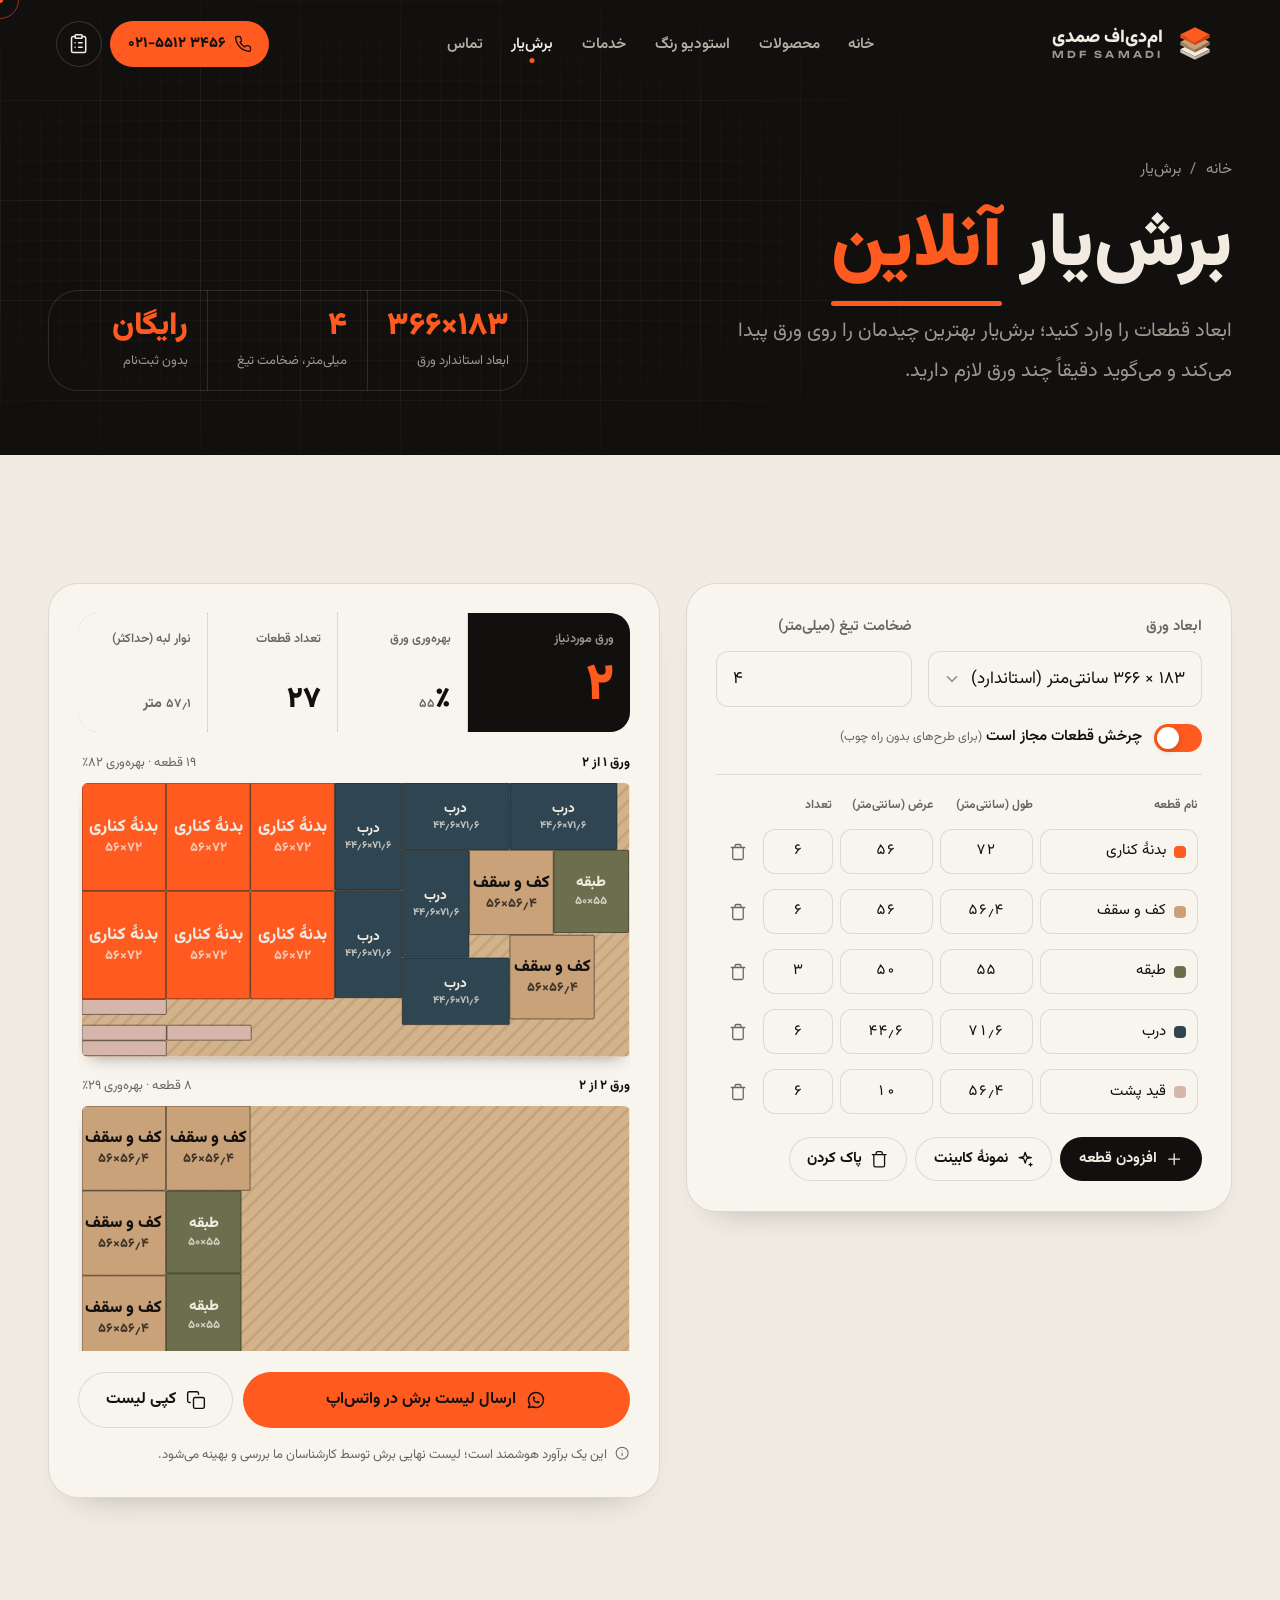
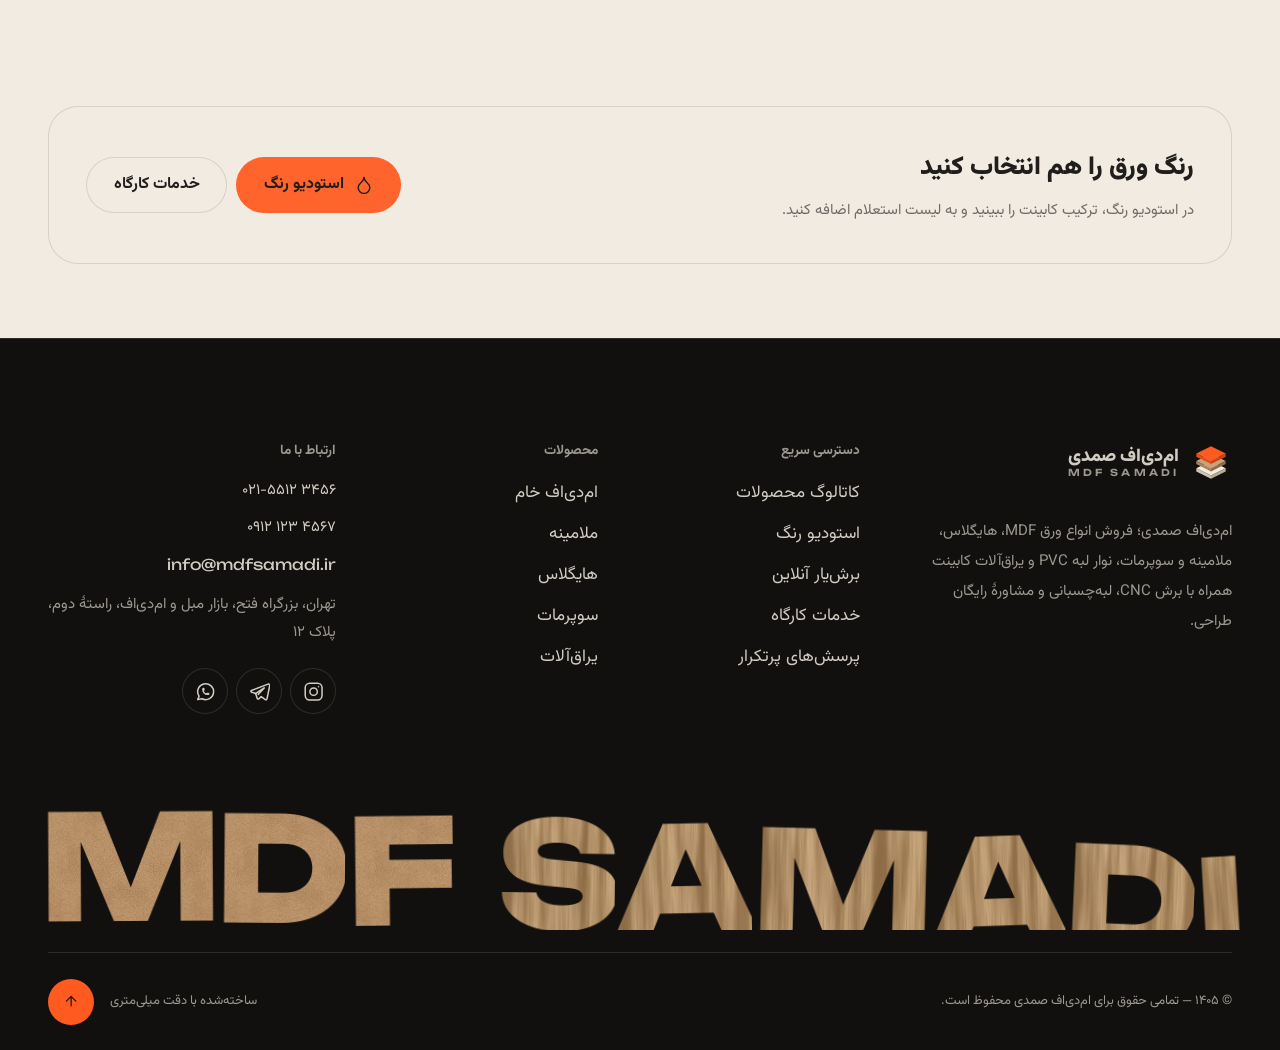
<file: planner.html>
<!doctype html>
<html lang="fa" dir="rtl">
<head>
  <meta charset="UTF-8" />
  <meta name="viewport" content="width=device-width, initial-scale=1, viewport-fit=cover" />
  <title>برش‌یار — محاسبهٔ آنلاین ورق | ام‌دی‌اف صمدی</title>
  <meta name="description" content="ابعاد قطعات کابینت را وارد کنید تا برش‌یار چیدمان بهینه روی ورق ۱۸۳×۳۶۶ و تعداد ورق لازم را محاسبه کند." />
  <meta name="theme-color" content="#12100e" />
  <link rel="icon" href="./favicon.svg" type="image/svg+xml" />
  <link rel="canonical" href="https://imsady.github.io/mdf-samadi-site/planner.html" />
  <meta property="og:type" content="website" />
  <meta property="og:locale" content="fa_IR" />
  <meta property="og:title" content="برش‌یار — محاسبهٔ آنلاین ورق — ام‌دی‌اف صمدی" />
  <meta property="og:description" content="ابعاد قطعات کابینت را وارد کنید تا برش‌یار چیدمان بهینه روی ورق ۱۸۳×۳۶۶ و تعداد ورق لازم را محاسبه کند." />
  <script>document.documentElement.classList.add('js');</script>
  <script type="module" crossorigin src="./assets/planner-D5Nu_SXD.js"></script>
  <link rel="modulepreload" crossorigin href="./assets/common-CrWRwDEf.js">
  <link rel="modulepreload" crossorigin href="./assets/page-hero-Ds1T5tcO.js">
  <link rel="stylesheet" crossorigin href="./assets/common-CiCb-Ah-.css">
  <link rel="stylesheet" crossorigin href="./assets/planner-BcPfLj0n.css">
</head>
<body data-page="planner">
  <svg xmlns="http://www.w3.org/2000/svg" width="0" height="0" style="position:absolute" aria-hidden="true" focusable="false">
  <defs>
    <linearGradient id="hwm" x1="0" y1="0" x2="0" y2="1"><stop offset="0" stop-color="#eef0f2"/><stop offset=".55" stop-color="#b9bec4"/><stop offset="1" stop-color="#8d9298"/></linearGradient>
  </defs>
  <symbol id="i-arrow" viewBox="0 0 24 24"><path d="M19 12H5M12 19l-7-7 7-7"/></symbol>
  <symbol id="i-arrow-up" viewBox="0 0 24 24"><path d="M12 19V5M5 12l7-7 7 7"/></symbol>
  <symbol id="i-arrow-down" viewBox="0 0 24 24"><path d="M12 5v14M19 12l-7 7-7-7"/></symbol>
  <symbol id="i-plus" viewBox="0 0 24 24"><path d="M12 5v14M5 12h14"/></symbol>
  <symbol id="i-minus" viewBox="0 0 24 24"><path d="M5 12h14"/></symbol>
  <symbol id="i-close" viewBox="0 0 24 24"><path d="M18 6 6 18M6 6l12 12"/></symbol>
  <symbol id="i-check" viewBox="0 0 24 24"><path d="M20 6 9 17l-5-5"/></symbol>
  <symbol id="i-search" viewBox="0 0 24 24"><circle cx="11" cy="11" r="7"/><path d="m20 20-3.6-3.6"/></symbol>
  <symbol id="i-phone" viewBox="0 0 24 24"><path d="M22 16.92v3a2 2 0 0 1-2.18 2 19.79 19.79 0 0 1-8.63-3.07 19.5 19.5 0 0 1-6-6 19.79 19.79 0 0 1-3.07-8.67A2 2 0 0 1 4.11 2h3a2 2 0 0 1 2 1.72c.13.96.36 1.9.7 2.81a2 2 0 0 1-.45 2.11L8.09 9.91a16 16 0 0 0 6 6l1.27-1.27a2 2 0 0 1 2.11-.45c.91.34 1.85.57 2.81.7A2 2 0 0 1 22 16.92z"/></symbol>
  <symbol id="i-map" viewBox="0 0 24 24"><path d="M20 10c0 6-8 12-8 12s-8-6-8-12a8 8 0 0 1 16 0Z"/><circle cx="12" cy="10" r="3"/></symbol>
  <symbol id="i-clock" viewBox="0 0 24 24"><circle cx="12" cy="12" r="10"/><path d="M12 6v6l4 2"/></symbol>
  <symbol id="i-mail" viewBox="0 0 24 24"><rect x="2" y="4" width="20" height="16" rx="2"/><path d="m22 7-10 5L2 7"/></symbol>
  <symbol id="i-instagram" viewBox="0 0 24 24"><rect x="2.5" y="2.5" width="19" height="19" rx="5"/><circle cx="12" cy="12" r="4.2"/><path d="M17.5 6.5h.01"/></symbol>
  <symbol id="i-telegram" viewBox="0 0 24 24"><path d="M21.5 3.5 2.8 10.7c-.9.4-.9 1.6.1 1.9l4.6 1.5 1.8 5.6c.3.8 1.3 1 1.9.4l2.6-2.5 4.6 3.4c.7.5 1.7.1 1.9-.8l3.1-15.1c.2-1-.8-1.9-1.9-1.6Z"/><path d="m7.6 14.1 9.6-6.3-6.8 7.3"/></symbol>
  <symbol id="i-whatsapp" viewBox="0 0 24 24"><path d="M3 21l1.65-3.8a9 9 0 1 1 3.4 2.9z"/><path d="M9 10a.5.5 0 0 0 1 0V9a.5.5 0 0 0-1 0v1a5 5 0 0 0 5 5h1a.5.5 0 0 0 0-1h-1a.5.5 0 0 0 0 1"/></symbol>
  <symbol id="i-list" viewBox="0 0 24 24"><rect x="8" y="2" width="8" height="4" rx="1"/><path d="M16 4h2a2 2 0 0 1 2 2v14a2 2 0 0 1-2 2H6a2 2 0 0 1-2-2V6a2 2 0 0 1 2-2h2"/><path d="M12 11h4M12 16h4M8 11h.01M8 16h.01"/></symbol>
  <symbol id="i-trash" viewBox="0 0 24 24"><path d="M3 6h18M19 6v14a2 2 0 0 1-2 2H7a2 2 0 0 1-2-2V6M8 6V4a2 2 0 0 1 2-2h4a2 2 0 0 1 2 2v2"/></symbol>
  <symbol id="i-ruler" viewBox="0 0 24 24"><path d="M21.3 15.3a2.4 2.4 0 0 1 0 3.4l-2.6 2.6a2.4 2.4 0 0 1-3.4 0L2.7 8.7a2.41 2.41 0 0 1 0-3.4l2.6-2.6a2.41 2.41 0 0 1 3.4 0Z"/><path d="m14.5 12.5 2-2M11.5 9.5l2-2M8.5 6.5l2-2M17.5 15.5l2-2"/></symbol>
  <symbol id="i-layers" viewBox="0 0 24 24"><path d="M12.83 2.18a2 2 0 0 0-1.66 0L2.6 6.08a1 1 0 0 0 0 1.83l8.58 3.91a2 2 0 0 0 1.66 0l8.58-3.9a1 1 0 0 0 0-1.83Z"/><path d="m22 17.65-9.17 4.16a2 2 0 0 1-1.66 0L2 17.65"/><path d="m22 12.65-9.17 4.16a2 2 0 0 1-1.66 0L2 12.65"/></symbol>
  <symbol id="i-truck" viewBox="0 0 24 24"><path d="M14 18V6a2 2 0 0 0-2-2H4a2 2 0 0 0-2 2v11a1 1 0 0 0 1 1h2"/><path d="M15 18H9"/><path d="M19 18h2a1 1 0 0 0 1-1v-3.65a1 1 0 0 0-.22-.62l-3.48-4.35A1 1 0 0 0 17.52 8H14"/><circle cx="17" cy="18" r="2"/><circle cx="7" cy="18" r="2"/></symbol>
  <symbol id="i-shield" viewBox="0 0 24 24"><path d="M20 13c0 5-3.5 7.5-7.66 8.95a1 1 0 0 1-.67-.01C7.5 20.5 4 18 4 13V6a1 1 0 0 1 1-1c2 0 4.5-1.2 6.24-2.72a1.17 1.17 0 0 1 1.52 0C14.51 3.81 17 5 19 5a1 1 0 0 1 1 1z"/><path d="m9 12 2 2 4-4"/></symbol>
  <symbol id="i-sparkle" viewBox="0 0 24 24"><path d="M12 3l1.9 5.8L20 10l-6.1 1.2L12 17l-1.9-5.8L4 10l6.1-1.2Z"/><path d="M19 17v4M17 19h4"/></symbol>
  <symbol id="i-crosshair" viewBox="0 0 24 24"><circle cx="12" cy="12" r="9"/><circle cx="12" cy="12" r="2.5"/><path d="M22 12h-4M6 12H2M12 6V2M12 22v-4"/></symbol>
  <symbol id="i-pencil" viewBox="0 0 24 24"><path d="M21.17 6.81a2.82 2.82 0 0 0-3.99-3.98L3.84 16.17a2 2 0 0 0-.5.83l-1.32 4.36a.5.5 0 0 0 .62.62l4.36-1.32a2 2 0 0 0 .83-.5z"/><path d="m15 5 4 4"/></symbol>
  <symbol id="i-nav" viewBox="0 0 24 24"><path d="M3 11 22 2l-9 19-2-8z"/></symbol>
  <symbol id="i-copy" viewBox="0 0 24 24"><rect x="9" y="9" width="13" height="13" rx="2"/><path d="M5 15H4a2 2 0 0 1-2-2V4a2 2 0 0 1 2-2h9a2 2 0 0 1 2 2v1"/></symbol>
  <symbol id="i-drop" viewBox="0 0 24 24"><path d="M12 22a7 7 0 0 0 7-7c0-2-1-3.9-3-5.5S12.5 5.5 12 3c-.5 2.5-2 4.9-4 6.5S5 13 5 15a7 7 0 0 0 7 7z"/></symbol>
  <symbol id="i-edge" viewBox="0 0 24 24"><rect x="3" y="5" width="18" height="14" rx="2"/><path d="M3 9.5h18" stroke-width="3"/></symbol>
  <symbol id="i-sheet" viewBox="0 0 24 24"><path d="M12 3 21 7.5 12 12 3 7.5Z"/><path d="m3 12 9 4.5 9-4.5"/><path d="m3 16.5 9 4.5 9-4.5"/></symbol>
  <symbol id="i-info" viewBox="0 0 24 24"><circle cx="12" cy="12" r="10"/><path d="M12 16v-4M12 8h.01"/></symbol>
  <symbol id="i-chevron" viewBox="0 0 24 24"><path d="m6 9 6 6 6-6"/></symbol>
  <symbol id="i-sort" viewBox="0 0 24 24"><path d="m3 16 4 4 4-4M7 20V4M21 8l-4-4-4 4M17 4v16"/></symbol>
  <symbol id="i-rotate" viewBox="0 0 24 24"><path d="M21 12a9 9 0 1 1-9-9c2.52 0 4.93 1 6.74 2.74L21 8"/><path d="M21 3v5h-5"/></symbol>
</svg>

  <a class="skip-link" href="#main">پرش به محتوای اصلی</a>
<div class="scroll-progress" aria-hidden="true"><span data-scroll-progress></span></div>

<header class="site-header" data-header>
  <div class="container header-inner">
    <a href="./" class="brand" aria-label="ام‌دی‌اف صمدی — صفحهٔ اصلی">
      <svg class="brand-mark" viewBox="0 0 40 40" aria-hidden="true">
  <path d="M20 18 34 25 20 32 6 25Z" fill="#f1ebe1"/>
  <path d="M6 25 20 32v3L6 28Z" fill="#cfc4b4"/>
  <path d="M20 32 34 25v3L20 35Z" fill="#b8ab98"/>
  <g class="bm-mid"><path d="M20 11 34 18 20 25 6 18Z" fill="#c9a27a"/>
  <path d="M6 18 20 25v3L6 21Z" fill="#a8835b"/>
  <path d="M20 25 34 18v3L20 28Z" fill="#8f6c47"/></g>
  <g class="bm-top"><path d="M20 4 34 11 20 18 6 11Z" fill="#ff5a1f"/>
  <path d="M6 11 20 18v3L6 14Z" fill="#e0501b"/>
  <path d="M20 18 34 11v3L20 21Z" fill="#c94417"/></g>
</svg>
<span class="brand-text">
  <span class="brand-fa">ام‌دی‌اف صمدی</span>
  <span class="brand-en latin">MDF SAMADI</span>
</span>

    </a>

    <nav class="main-nav" aria-label="منوی اصلی">
      <ul>
        <li><a href="./" data-nav="home">خانه</a></li>
        <li><a href="./products.html" data-nav="products">محصولات</a></li>
        <li><a href="./studio.html" data-nav="studio">استودیو رنگ</a></li>
        <li><a href="./services.html" data-nav="services">خدمات</a></li>
        <li><a href="./planner.html" data-nav="planner">برش‌یار</a></li>
        <li><a href="./contact.html" data-nav="contact">تماس</a></li>
      </ul>
    </nav>

    <div class="header-actions">
      <a class="header-call" href="tel:+982155123456" data-magnetic>
        <svg class="icon"><use href="#i-phone"/></svg>
        <span dir="ltr">۰۲۱-۵۵۱۲ ۳۴۵۶</span>
      </a>
      <button class="icon-btn inquiry-btn" type="button" data-drawer-open aria-label="لیست استعلام" data-magnetic>
        <svg class="icon"><use href="#i-list"/></svg>
        <span class="badge" data-inquiry-count hidden>۰</span>
      </button>
      <button class="burger" type="button" data-burger aria-label="باز کردن منو" aria-expanded="false" aria-controls="mobile-menu">
        <span></span><span></span>
      </button>
    </div>
  </div>
</header>

<div class="mobile-menu" id="mobile-menu" data-mobile-menu inert>
  <div class="mm-inner">
    <p class="mm-label">منوی سایت</p>
    <nav class="mm-nav" aria-label="منوی موبایل">
      <ul>
        <li><a class="mm-link" href="./" data-nav="home"><span class="mm-i">۰۱</span><span class="mm-text"><b>خانه</b><small>صفحهٔ اصلی فروشگاه</small></span><svg class="icon mm-go" aria-hidden="true"><use href="#i-arrow"/></svg></a></li>
        <li><a class="mm-link" href="./products.html" data-nav="products"><span class="mm-i">۰۲</span><span class="mm-text"><b>محصولات</b><small>ورق، روکش، نوار لبه و یراق</small></span><svg class="icon mm-go" aria-hidden="true"><use href="#i-arrow"/></svg></a></li>
        <li><a class="mm-link" href="./studio.html" data-nav="studio"><span class="mm-i">۰۳</span><span class="mm-text"><b>استودیو رنگ</b><small>رنگ کابینتتان را امتحان کنید</small></span><svg class="icon mm-go" aria-hidden="true"><use href="#i-arrow"/></svg></a></li>
        <li><a class="mm-link" href="./services.html" data-nav="services"><span class="mm-i">۰۴</span><span class="mm-text"><b>خدمات</b><small>برش CNC، فرز و لبه‌چسبانی</small></span><svg class="icon mm-go" aria-hidden="true"><use href="#i-arrow"/></svg></a></li>
        <li><a class="mm-link" href="./planner.html" data-nav="planner"><span class="mm-i">۰۵</span><span class="mm-text"><b>برش‌یار</b><small>محاسبهٔ آنلاین تعداد ورق</small></span><svg class="icon mm-go" aria-hidden="true"><use href="#i-arrow"/></svg></a></li>
        <li><a class="mm-link" href="./contact.html" data-nav="contact"><span class="mm-i">۰۶</span><span class="mm-text"><b>تماس</b><small>آدرس، ساعات کاری و پرسش‌ها</small></span><svg class="icon mm-go" aria-hidden="true"><use href="#i-arrow"/></svg></a></li>
      </ul>
    </nav>

    <div class="mm-bottom">
      <div class="mm-actions">
        <a class="btn btn-primary" href="tel:+982155123456"><svg class="icon"><use href="#i-phone"/></svg><span>تماس تلفنی</span></a>
        <a class="btn btn-ghost" href="https://wa.me/989121234567" target="_blank" rel="noopener"><svg class="icon"><use href="#i-whatsapp"/></svg><span>واتس‌اپ</span></a>
      </div>
      <div class="mm-meta">
        <div class="mm-hours">
          <svg class="icon" aria-hidden="true"><use href="#i-clock"/></svg>
          <span>شنبه تا چهارشنبه ۸ تا ۱۹ — پنج‌شنبه ۸ تا ۱۴</span>
        </div>
        <span class="open-badge" data-menu-open hidden></span>
        <div class="mm-socials">
          <a class="icon-btn" href="https://instagram.com/mdf.samadi" target="_blank" rel="noopener" aria-label="اینستاگرام"><svg class="icon"><use href="#i-instagram"/></svg></a>
          <a class="icon-btn" href="https://t.me/mdf_samadi" target="_blank" rel="noopener" aria-label="تلگرام"><svg class="icon"><use href="#i-telegram"/></svg></a>
        </div>
      </div>
    </div>
  </div>
</div>


  <main id="main">
    <section class="page-hero page-hero--compact theme-dark" data-page-hero>
      <div class="hero-grid-bg" aria-hidden="true"></div>
      <div class="container page-hero-inner">
        <div class="page-hero-copy">
          <nav class="breadcrumb" aria-label="مسیر صفحه" data-hero-fade>
            <a href="./">خانه</a><span aria-hidden="true">/</span><span aria-current="page">برش‌یار</span>
          </nav>
          <h1 class="page-title" data-hero-title><span class="line">برش‌یار</span> <span class="line"><em class="accent" data-hero-accent>آنلاین</em></span></h1>
          <p class="hero-lead" data-hero-fade>ابعاد قطعات را وارد کنید؛ برش‌یار بهترین چیدمان را روی ورق پیدا می‌کند و می‌گوید دقیقاً چند ورق لازم دارید.</p>
        </div>
        <ul class="page-facts" data-hero-fade>
          <li><b>۱۸۳×۳۶۶</b><span>ابعاد استاندارد ورق</span></li>
          <li><b>۴</b><span>میلی‌متر، ضخامت تیغ</span></li>
          <li><b>رایگان</b><span>بدون ثبت‌نام</span></li>
        </ul>
      </div>
    </section>

    <section class="planner theme-light" id="planner" data-planner>
      <div class="container">

        <div class="planner-grid">
          <form class="planner-card planner-form" data-planner-form novalidate data-reveal>
            <div class="pf-settings">
              <div class="field">
                <label for="pl-sheet">ابعاد ورق</label>
                <select class="input" id="pl-sheet" name="sheet">
                  <option value="3660x1830">۱۸۳ × ۳۶۶ سانتی‌متر (استاندارد)</option>
                  <option value="2440x1220">۱۲۲ × ۲۴۴ سانتی‌متر</option>
                </select>
              </div>
              <div class="field">
                <label for="pl-kerf">ضخامت تیغ (میلی‌متر)</label>
                <input class="input" id="pl-kerf" name="kerf" inputmode="decimal" value="۴" dir="ltr">
              </div>
              <label class="switch">
                <input type="checkbox" name="rotate" checked>
                <span class="switch-ui" aria-hidden="true"></span>
                <span>چرخش قطعات مجاز است <small>(برای طرح‌های بدون راه چوب)</small></span>
              </label>
            </div>

            <div class="pieces">
              <div class="pieces-head" aria-hidden="true">
                <span>نام قطعه</span><span>طول (سانتی‌متر)</span><span>عرض (سانتی‌متر)</span><span>تعداد</span><span></span>
              </div>
              <div class="pieces-body" data-pieces></div>
            </div>

            <div class="pf-actions">
              <button type="button" class="btn btn-dark btn-sm" data-add-piece><svg class="icon"><use href="#i-plus"/></svg><span>افزودن قطعه</span></button>
              <button type="button" class="btn btn-ghost btn-sm" data-sample><svg class="icon"><use href="#i-sparkle"/></svg><span>نمونهٔ کابینت</span></button>
              <button type="button" class="btn btn-ghost btn-sm" data-clear-pieces><svg class="icon"><use href="#i-trash"/></svg><span>پاک کردن</span></button>
            </div>
          </form>

          <div class="planner-card planner-result" data-reveal>
            <div class="pr-stats">
              <div class="pr-stat pr-stat--main"><span>ورق موردنیاز</span><b data-res-sheets>۰</b></div>
              <div class="pr-stat"><span>بهره‌وری ورق</span><b><span data-res-usage>۰</span>٪</b></div>
              <div class="pr-stat"><span>تعداد قطعات</span><b data-res-pieces>۰</b></div>
              <div class="pr-stat"><span>نوار لبه (حداکثر)</span><b><span data-res-edge>۰</span><small> متر</small></b></div>
            </div>
            <div class="pr-warn" data-res-warn hidden></div>
            <div class="pr-sheets" data-res-sheets-list data-lenis-prevent></div>
            <div class="pr-actions">
              <button type="button" class="btn btn-primary" data-send-cutlist><svg class="icon"><use href="#i-whatsapp"/></svg><span>ارسال لیست برش در واتس‌اپ</span></button>
              <button type="button" class="btn btn-ghost" data-copy-cutlist><svg class="icon"><use href="#i-copy"/></svg><span>کپی لیست</span></button>
            </div>
            <p class="pr-note"><svg class="icon"><use href="#i-info"/></svg>این یک برآورد هوشمند است؛ لیست نهایی برش توسط کارشناسان ما بررسی و بهینه می‌شود.</p>
          </div>
        </div>
      </div>
    </section>

    <section class="next-band theme-light" aria-label="قدم بعدی">
      <div class="container">
        <div class="next-band-inner" data-reveal>
          <div>
            <strong>رنگ ورق را هم انتخاب کنید</strong>
            <p>در استودیو رنگ، ترکیب کابینت را ببینید و به لیست استعلام اضافه کنید.</p>
          </div>
          <div class="next-band-actions">
            <a class="btn btn-primary" href="./studio.html" data-magnetic><svg class="icon"><use href="#i-drop"/></svg><span>استودیو رنگ</span></a>
            <a class="btn btn-ghost" href="./services.html"><span>خدمات کارگاه</span></a>
          </div>
        </div>
      </div>
    </section>
  </main>

  <footer class="site-footer theme-dark">
  <div class="container">
    <div class="footer-top">
      <div class="footer-col footer-about">
        <a href="./" class="brand" aria-label="ام‌دی‌اف صمدی">
          <svg class="brand-mark" viewBox="0 0 40 40" aria-hidden="true">
  <path d="M20 18 34 25 20 32 6 25Z" fill="#f1ebe1"/>
  <path d="M6 25 20 32v3L6 28Z" fill="#cfc4b4"/>
  <path d="M20 32 34 25v3L20 35Z" fill="#b8ab98"/>
  <g class="bm-mid"><path d="M20 11 34 18 20 25 6 18Z" fill="#c9a27a"/>
  <path d="M6 18 20 25v3L6 21Z" fill="#a8835b"/>
  <path d="M20 25 34 18v3L20 28Z" fill="#8f6c47"/></g>
  <g class="bm-top"><path d="M20 4 34 11 20 18 6 11Z" fill="#ff5a1f"/>
  <path d="M6 11 20 18v3L6 14Z" fill="#e0501b"/>
  <path d="M20 18 34 11v3L20 21Z" fill="#c94417"/></g>
</svg>
<span class="brand-text">
  <span class="brand-fa">ام‌دی‌اف صمدی</span>
  <span class="brand-en latin">MDF SAMADI</span>
</span>

        </a>
        <p>ام‌دی‌اف صمدی؛ فروش انواع ورق MDF، هایگلاس، ملامینه و سوپرمات، نوار لبه PVC و یراق‌آلات کابینت همراه با برش CNC، لبه‌چسبانی و مشاورهٔ رایگان طراحی.</p>
      </div>

      <nav class="footer-col" aria-label="دسترسی سریع">
        <h3>دسترسی سریع</h3>
        <ul>
          <li><a href="./products.html">کاتالوگ محصولات</a></li>
          <li><a href="./studio.html">استودیو رنگ</a></li>
          <li><a href="./planner.html">برش‌یار آنلاین</a></li>
          <li><a href="./services.html">خدمات کارگاه</a></li>
          <li><a href="./contact.html#faq">پرسش‌های پرتکرار</a></li>
        </ul>
      </nav>

      <nav class="footer-col" aria-label="دسته‌بندی محصولات">
        <h3>محصولات</h3>
        <ul>
          <li><a href="./products.html?cat=mdf">ام‌دی‌اف خام</a></li>
          <li><a href="./products.html?cat=melamine">ملامینه</a></li>
          <li><a href="./products.html?cat=highgloss">هایگلاس</a></li>
          <li><a href="./products.html?cat=supermatte">سوپرمات</a></li>
          <li><a href="./products.html?cat=hardware">یراق‌آلات</a></li>
        </ul>
      </nav>

      <div class="footer-col">
        <h3>ارتباط با ما</h3>
        <ul class="footer-contact">
          <li><a href="tel:+982155123456" dir="ltr">۰۲۱-۵۵۱۲ ۳۴۵۶</a></li>
          <li><a href="tel:+989121234567" dir="ltr">۰۹۱۲ ۱۲۳ ۴۵۶۷</a></li>
          <li><a href="mailto:info@mdfsamadi.ir" class="latin">info@mdfsamadi.ir</a></li>
          <li>تهران، بزرگراه فتح، بازار مبل و ام‌دی‌اف، راستهٔ دوم، پلاک ۱۲</li>
        </ul>
        <div class="socials">
          <a class="icon-btn" href="https://instagram.com/mdf.samadi" target="_blank" rel="noopener" aria-label="اینستاگرام"><svg class="icon"><use href="#i-instagram"/></svg></a>
          <a class="icon-btn" href="https://t.me/mdf_samadi" target="_blank" rel="noopener" aria-label="تلگرام"><svg class="icon"><use href="#i-telegram"/></svg></a>
          <a class="icon-btn" href="https://wa.me/989121234567" target="_blank" rel="noopener" aria-label="واتس‌اپ"><svg class="icon"><use href="#i-whatsapp"/></svg></a>
        </div>
      </div>
    </div>
  </div>

  <div class="footer-word latin" data-footer-word aria-hidden="true">
    <span>M</span><span>D</span><span>F</span><span class="gap"></span><span>S</span><span>A</span><span>M</span><span>A</span><span>D</span><span>I</span>
  </div>

  <div class="container footer-bottom">
    <p>© <span data-year>۱۴۰۵</span> — تمامی حقوق برای ام‌دی‌اف صمدی محفوظ است.</p>
    <p class="footer-made">ساخته‌شده با دقت میلی‌متری</p>
    <button class="to-top" type="button" data-to-top aria-label="بازگشت به بالای صفحه">
      <svg class="icon"><use href="#i-arrow-up"/></svg>
    </button>
  </div>
</footer>

  <div class="drawer" data-drawer hidden>
  <div class="drawer-backdrop" data-drawer-close></div>
  <aside class="drawer-panel theme-light" role="dialog" aria-modal="true" aria-labelledby="drawer-title" data-lenis-prevent tabindex="-1">
    <header class="drawer-head">
      <div>
        <h2 id="drawer-title">لیست استعلام</h2>
        <p>قیمت ورق روزانه تغییر می‌کند؛ لیست را بفرستید تا قیمت روز را اعلام کنیم.</p>
      </div>
      <button class="icon-btn" type="button" data-drawer-close aria-label="بستن لیست استعلام">
        <svg class="icon"><use href="#i-close"/></svg>
      </button>
    </header>

    <div class="drawer-body">
      <ul class="inq-list" data-inq-list></ul>
      <div class="inq-empty" data-inq-empty>
        <div class="inq-empty-art" aria-hidden="true"><i></i><i></i><i></i></div>
        <strong>لیست شما خالی است</strong>
        <p>از کاتالوگ محصولات یا استودیو رنگ، ورق و یراق موردنظرتان را اضافه کنید.</p>
        <a class="btn btn-dark" href="./products.html"><span>رفتن به محصولات</span></a>
      </div>
    </div>

    <form class="drawer-foot" data-inq-form novalidate>
      <div class="form-row">
        <div class="field">
          <label for="inq-name">نام</label>
          <input class="input" id="inq-name" name="name" autocomplete="name" placeholder="نام و نام خانوادگی">
        </div>
        <div class="field">
          <label for="inq-phone">شمارهٔ تماس</label>
          <input class="input" id="inq-phone" name="phone" autocomplete="tel" inputmode="tel" dir="ltr" placeholder="۰۹۱۲ ۰۰۰ ۰۰۰۰">
        </div>
      </div>
      <div class="drawer-actions">
        <button class="btn btn-primary" type="submit">
          <svg class="icon"><use href="#i-whatsapp"/></svg><span>ارسال استعلام در واتس‌اپ</span>
        </button>
        <button class="btn btn-ghost btn-sm" type="button" data-inq-clear>پاک کردن</button>
      </div>
    </form>
  </aside>
</div>

  <div class="cursor" data-cursor-root aria-hidden="true">
  <div class="cursor-ring"><span data-cursor-label></span></div>
  <div class="cursor-dot"></div>
</div>
<div class="toasts" data-toasts aria-live="polite" aria-atomic="false"></div>
</body>
</html>
</file>
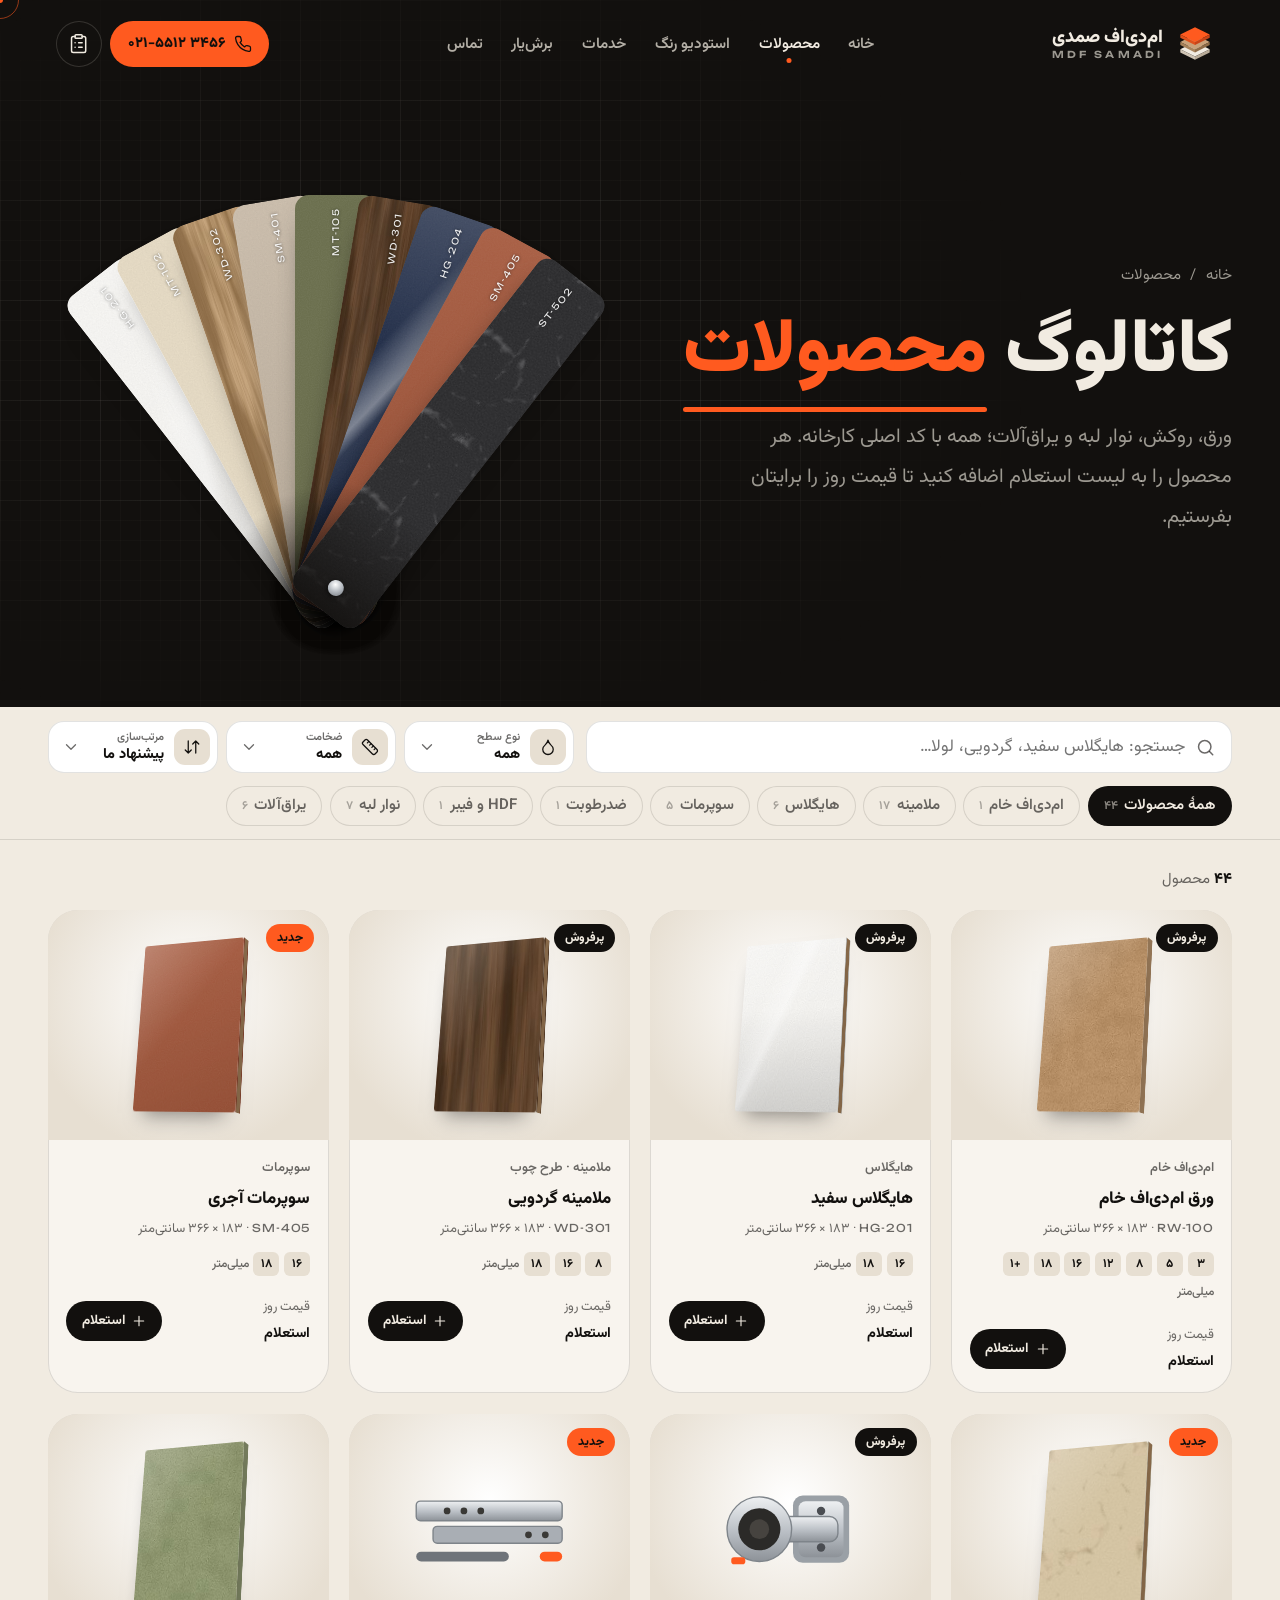
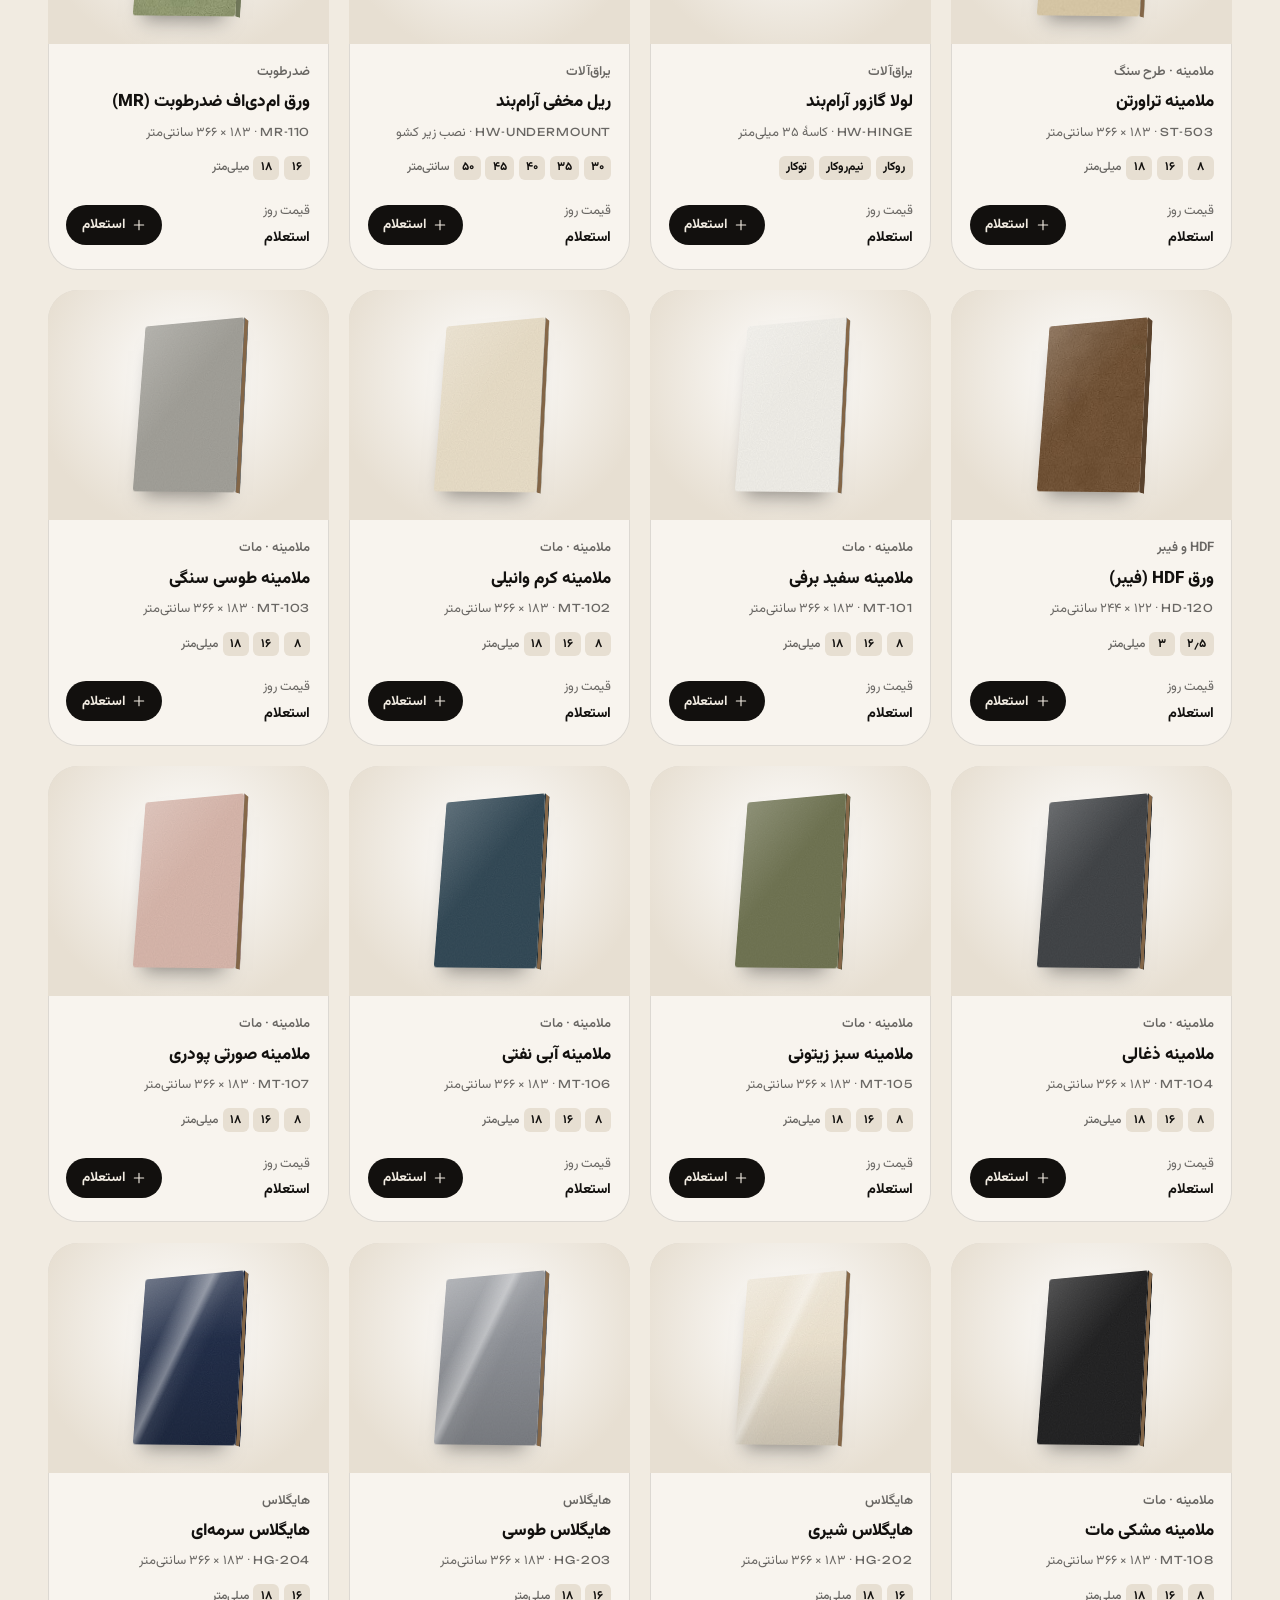
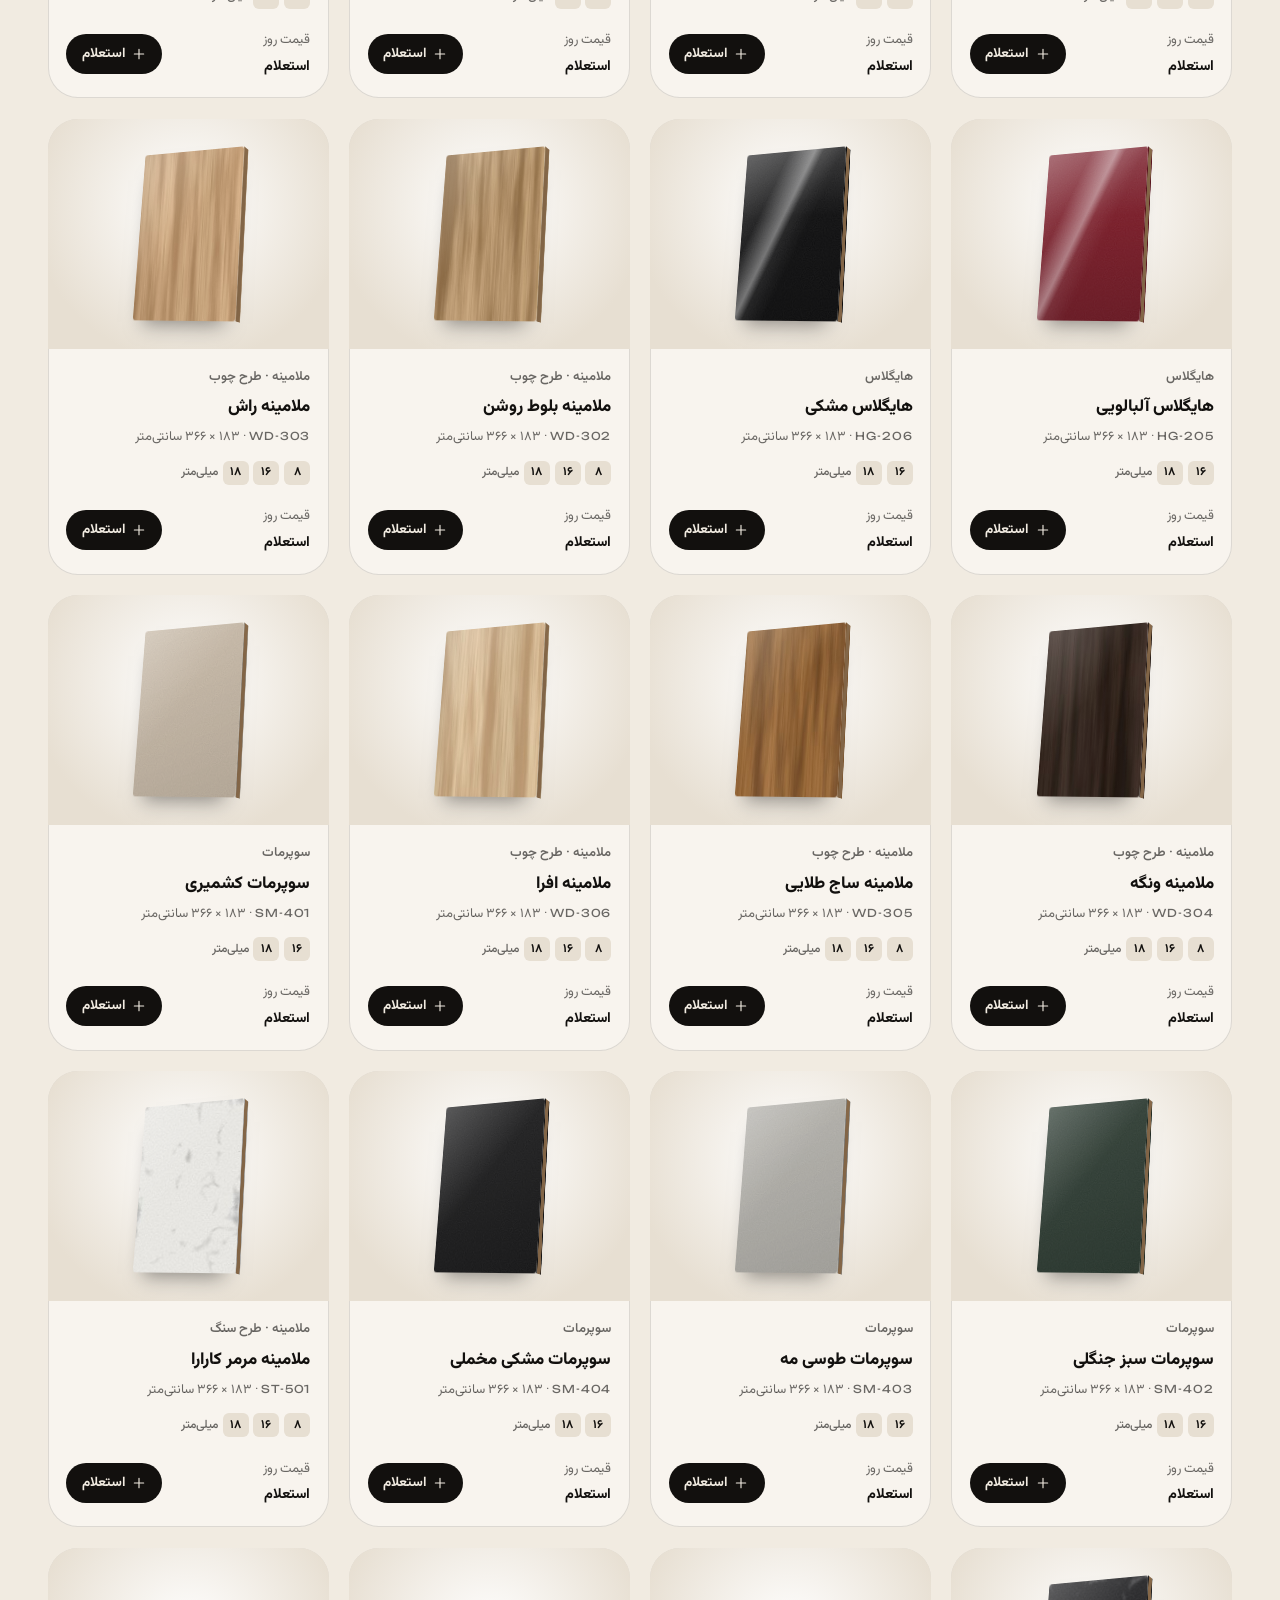
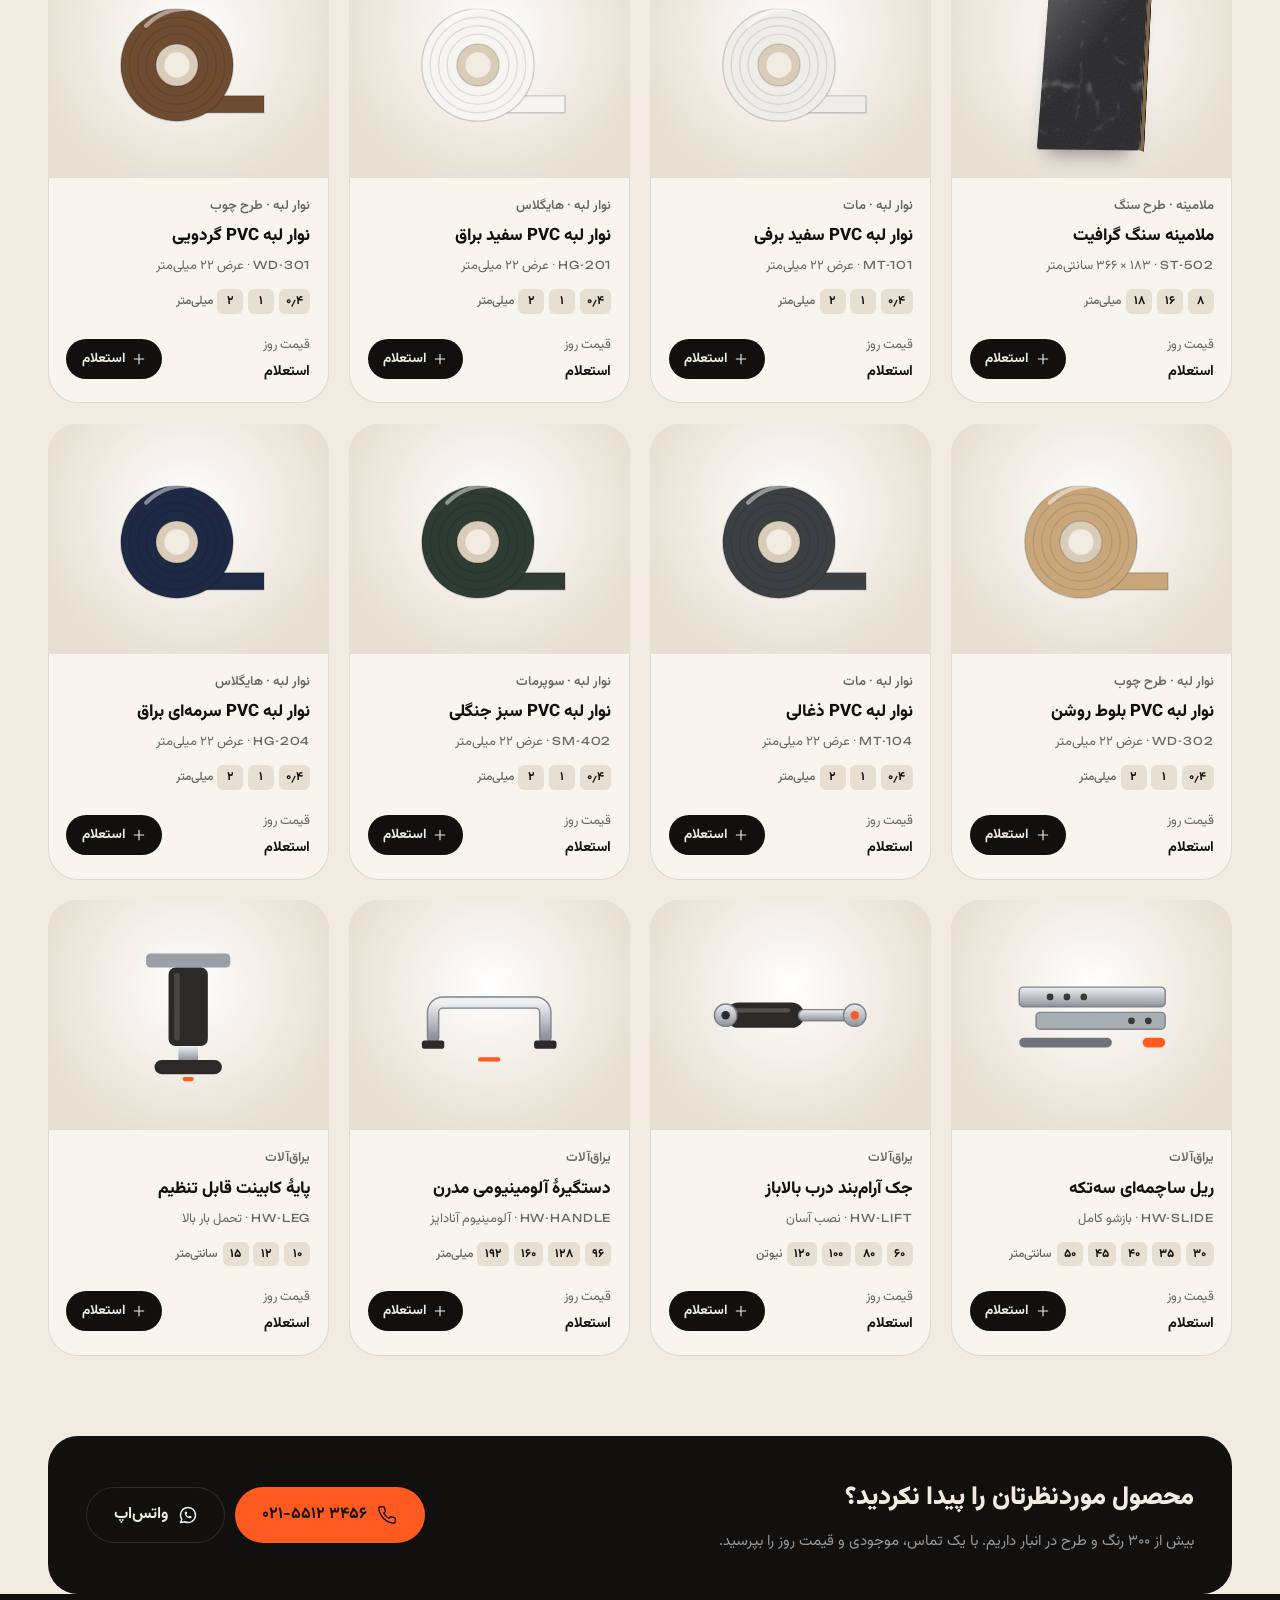
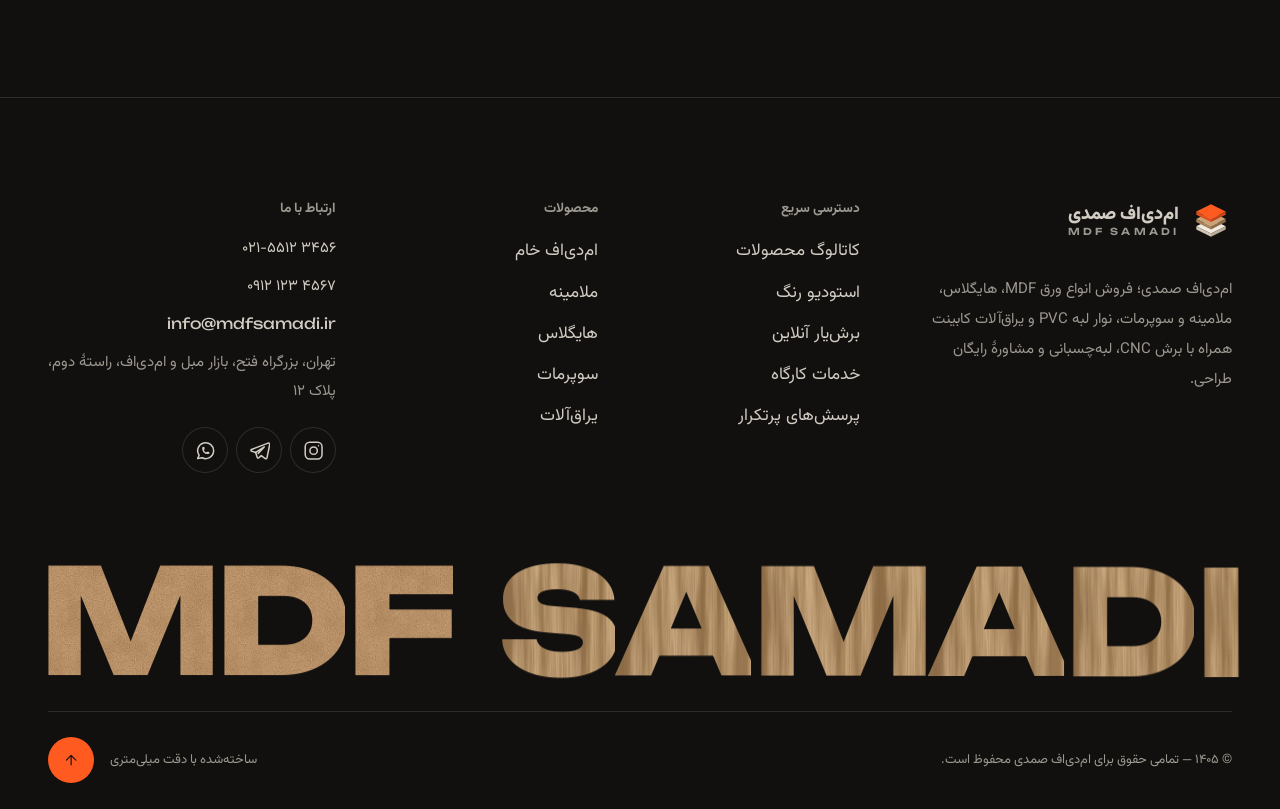
<file: products.html>
<!doctype html>
<html lang="fa" dir="rtl">
<head>
  <meta charset="UTF-8" />
  <meta name="viewport" content="width=device-width, initial-scale=1, viewport-fit=cover" />
  <title>محصولات | ام‌دی‌اف صمدی</title>
  <meta name="description" content="کاتالوگ محصولات ام‌دی‌اف صمدی: ورق ام‌دی‌اف خام، ملامینه، هایگلاس، سوپرمات، ضدرطوبت، HDF، نوار لبه PVC و یراق‌آلات کابینت." />
  <meta name="theme-color" content="#12100e" />
  <link rel="icon" href="./favicon.svg" type="image/svg+xml" />
  <link rel="canonical" href="https://imsady.github.io/mdf-samadi-site/products.html" />
  <meta property="og:type" content="website" />
  <meta property="og:locale" content="fa_IR" />
  <meta property="og:title" content="محصولات ام‌دی‌اف صمدی" />
  <script>document.documentElement.classList.add('js');</script>
  <script type="module" crossorigin src="./assets/products-Bhvi3l9k.js"></script>
  <link rel="modulepreload" crossorigin href="./assets/common-CrWRwDEf.js">
  <link rel="modulepreload" crossorigin href="./assets/page-hero-Ds1T5tcO.js">
  <link rel="modulepreload" crossorigin href="./assets/products-CDInm94H.js">
  <link rel="stylesheet" crossorigin href="./assets/common-CiCb-Ah-.css">
  <link rel="stylesheet" crossorigin href="./assets/products-Bks93LeN.css">
</head>
<body data-page="products">
  <svg xmlns="http://www.w3.org/2000/svg" width="0" height="0" style="position:absolute" aria-hidden="true" focusable="false">
  <defs>
    <linearGradient id="hwm" x1="0" y1="0" x2="0" y2="1"><stop offset="0" stop-color="#eef0f2"/><stop offset=".55" stop-color="#b9bec4"/><stop offset="1" stop-color="#8d9298"/></linearGradient>
  </defs>
  <symbol id="i-arrow" viewBox="0 0 24 24"><path d="M19 12H5M12 19l-7-7 7-7"/></symbol>
  <symbol id="i-arrow-up" viewBox="0 0 24 24"><path d="M12 19V5M5 12l7-7 7 7"/></symbol>
  <symbol id="i-arrow-down" viewBox="0 0 24 24"><path d="M12 5v14M19 12l-7 7-7-7"/></symbol>
  <symbol id="i-plus" viewBox="0 0 24 24"><path d="M12 5v14M5 12h14"/></symbol>
  <symbol id="i-minus" viewBox="0 0 24 24"><path d="M5 12h14"/></symbol>
  <symbol id="i-close" viewBox="0 0 24 24"><path d="M18 6 6 18M6 6l12 12"/></symbol>
  <symbol id="i-check" viewBox="0 0 24 24"><path d="M20 6 9 17l-5-5"/></symbol>
  <symbol id="i-search" viewBox="0 0 24 24"><circle cx="11" cy="11" r="7"/><path d="m20 20-3.6-3.6"/></symbol>
  <symbol id="i-phone" viewBox="0 0 24 24"><path d="M22 16.92v3a2 2 0 0 1-2.18 2 19.79 19.79 0 0 1-8.63-3.07 19.5 19.5 0 0 1-6-6 19.79 19.79 0 0 1-3.07-8.67A2 2 0 0 1 4.11 2h3a2 2 0 0 1 2 1.72c.13.96.36 1.9.7 2.81a2 2 0 0 1-.45 2.11L8.09 9.91a16 16 0 0 0 6 6l1.27-1.27a2 2 0 0 1 2.11-.45c.91.34 1.85.57 2.81.7A2 2 0 0 1 22 16.92z"/></symbol>
  <symbol id="i-map" viewBox="0 0 24 24"><path d="M20 10c0 6-8 12-8 12s-8-6-8-12a8 8 0 0 1 16 0Z"/><circle cx="12" cy="10" r="3"/></symbol>
  <symbol id="i-clock" viewBox="0 0 24 24"><circle cx="12" cy="12" r="10"/><path d="M12 6v6l4 2"/></symbol>
  <symbol id="i-mail" viewBox="0 0 24 24"><rect x="2" y="4" width="20" height="16" rx="2"/><path d="m22 7-10 5L2 7"/></symbol>
  <symbol id="i-instagram" viewBox="0 0 24 24"><rect x="2.5" y="2.5" width="19" height="19" rx="5"/><circle cx="12" cy="12" r="4.2"/><path d="M17.5 6.5h.01"/></symbol>
  <symbol id="i-telegram" viewBox="0 0 24 24"><path d="M21.5 3.5 2.8 10.7c-.9.4-.9 1.6.1 1.9l4.6 1.5 1.8 5.6c.3.8 1.3 1 1.9.4l2.6-2.5 4.6 3.4c.7.5 1.7.1 1.9-.8l3.1-15.1c.2-1-.8-1.9-1.9-1.6Z"/><path d="m7.6 14.1 9.6-6.3-6.8 7.3"/></symbol>
  <symbol id="i-whatsapp" viewBox="0 0 24 24"><path d="M3 21l1.65-3.8a9 9 0 1 1 3.4 2.9z"/><path d="M9 10a.5.5 0 0 0 1 0V9a.5.5 0 0 0-1 0v1a5 5 0 0 0 5 5h1a.5.5 0 0 0 0-1h-1a.5.5 0 0 0 0 1"/></symbol>
  <symbol id="i-list" viewBox="0 0 24 24"><rect x="8" y="2" width="8" height="4" rx="1"/><path d="M16 4h2a2 2 0 0 1 2 2v14a2 2 0 0 1-2 2H6a2 2 0 0 1-2-2V6a2 2 0 0 1 2-2h2"/><path d="M12 11h4M12 16h4M8 11h.01M8 16h.01"/></symbol>
  <symbol id="i-trash" viewBox="0 0 24 24"><path d="M3 6h18M19 6v14a2 2 0 0 1-2 2H7a2 2 0 0 1-2-2V6M8 6V4a2 2 0 0 1 2-2h4a2 2 0 0 1 2 2v2"/></symbol>
  <symbol id="i-ruler" viewBox="0 0 24 24"><path d="M21.3 15.3a2.4 2.4 0 0 1 0 3.4l-2.6 2.6a2.4 2.4 0 0 1-3.4 0L2.7 8.7a2.41 2.41 0 0 1 0-3.4l2.6-2.6a2.41 2.41 0 0 1 3.4 0Z"/><path d="m14.5 12.5 2-2M11.5 9.5l2-2M8.5 6.5l2-2M17.5 15.5l2-2"/></symbol>
  <symbol id="i-layers" viewBox="0 0 24 24"><path d="M12.83 2.18a2 2 0 0 0-1.66 0L2.6 6.08a1 1 0 0 0 0 1.83l8.58 3.91a2 2 0 0 0 1.66 0l8.58-3.9a1 1 0 0 0 0-1.83Z"/><path d="m22 17.65-9.17 4.16a2 2 0 0 1-1.66 0L2 17.65"/><path d="m22 12.65-9.17 4.16a2 2 0 0 1-1.66 0L2 12.65"/></symbol>
  <symbol id="i-truck" viewBox="0 0 24 24"><path d="M14 18V6a2 2 0 0 0-2-2H4a2 2 0 0 0-2 2v11a1 1 0 0 0 1 1h2"/><path d="M15 18H9"/><path d="M19 18h2a1 1 0 0 0 1-1v-3.65a1 1 0 0 0-.22-.62l-3.48-4.35A1 1 0 0 0 17.52 8H14"/><circle cx="17" cy="18" r="2"/><circle cx="7" cy="18" r="2"/></symbol>
  <symbol id="i-shield" viewBox="0 0 24 24"><path d="M20 13c0 5-3.5 7.5-7.66 8.95a1 1 0 0 1-.67-.01C7.5 20.5 4 18 4 13V6a1 1 0 0 1 1-1c2 0 4.5-1.2 6.24-2.72a1.17 1.17 0 0 1 1.52 0C14.51 3.81 17 5 19 5a1 1 0 0 1 1 1z"/><path d="m9 12 2 2 4-4"/></symbol>
  <symbol id="i-sparkle" viewBox="0 0 24 24"><path d="M12 3l1.9 5.8L20 10l-6.1 1.2L12 17l-1.9-5.8L4 10l6.1-1.2Z"/><path d="M19 17v4M17 19h4"/></symbol>
  <symbol id="i-crosshair" viewBox="0 0 24 24"><circle cx="12" cy="12" r="9"/><circle cx="12" cy="12" r="2.5"/><path d="M22 12h-4M6 12H2M12 6V2M12 22v-4"/></symbol>
  <symbol id="i-pencil" viewBox="0 0 24 24"><path d="M21.17 6.81a2.82 2.82 0 0 0-3.99-3.98L3.84 16.17a2 2 0 0 0-.5.83l-1.32 4.36a.5.5 0 0 0 .62.62l4.36-1.32a2 2 0 0 0 .83-.5z"/><path d="m15 5 4 4"/></symbol>
  <symbol id="i-nav" viewBox="0 0 24 24"><path d="M3 11 22 2l-9 19-2-8z"/></symbol>
  <symbol id="i-copy" viewBox="0 0 24 24"><rect x="9" y="9" width="13" height="13" rx="2"/><path d="M5 15H4a2 2 0 0 1-2-2V4a2 2 0 0 1 2-2h9a2 2 0 0 1 2 2v1"/></symbol>
  <symbol id="i-drop" viewBox="0 0 24 24"><path d="M12 22a7 7 0 0 0 7-7c0-2-1-3.9-3-5.5S12.5 5.5 12 3c-.5 2.5-2 4.9-4 6.5S5 13 5 15a7 7 0 0 0 7 7z"/></symbol>
  <symbol id="i-edge" viewBox="0 0 24 24"><rect x="3" y="5" width="18" height="14" rx="2"/><path d="M3 9.5h18" stroke-width="3"/></symbol>
  <symbol id="i-sheet" viewBox="0 0 24 24"><path d="M12 3 21 7.5 12 12 3 7.5Z"/><path d="m3 12 9 4.5 9-4.5"/><path d="m3 16.5 9 4.5 9-4.5"/></symbol>
  <symbol id="i-info" viewBox="0 0 24 24"><circle cx="12" cy="12" r="10"/><path d="M12 16v-4M12 8h.01"/></symbol>
  <symbol id="i-chevron" viewBox="0 0 24 24"><path d="m6 9 6 6 6-6"/></symbol>
  <symbol id="i-sort" viewBox="0 0 24 24"><path d="m3 16 4 4 4-4M7 20V4M21 8l-4-4-4 4M17 4v16"/></symbol>
  <symbol id="i-rotate" viewBox="0 0 24 24"><path d="M21 12a9 9 0 1 1-9-9c2.52 0 4.93 1 6.74 2.74L21 8"/><path d="M21 3v5h-5"/></symbol>
</svg>

  <a class="skip-link" href="#main">پرش به محتوای اصلی</a>
<div class="scroll-progress" aria-hidden="true"><span data-scroll-progress></span></div>

<header class="site-header" data-header>
  <div class="container header-inner">
    <a href="./" class="brand" aria-label="ام‌دی‌اف صمدی — صفحهٔ اصلی">
      <svg class="brand-mark" viewBox="0 0 40 40" aria-hidden="true">
  <path d="M20 18 34 25 20 32 6 25Z" fill="#f1ebe1"/>
  <path d="M6 25 20 32v3L6 28Z" fill="#cfc4b4"/>
  <path d="M20 32 34 25v3L20 35Z" fill="#b8ab98"/>
  <g class="bm-mid"><path d="M20 11 34 18 20 25 6 18Z" fill="#c9a27a"/>
  <path d="M6 18 20 25v3L6 21Z" fill="#a8835b"/>
  <path d="M20 25 34 18v3L20 28Z" fill="#8f6c47"/></g>
  <g class="bm-top"><path d="M20 4 34 11 20 18 6 11Z" fill="#ff5a1f"/>
  <path d="M6 11 20 18v3L6 14Z" fill="#e0501b"/>
  <path d="M20 18 34 11v3L20 21Z" fill="#c94417"/></g>
</svg>
<span class="brand-text">
  <span class="brand-fa">ام‌دی‌اف صمدی</span>
  <span class="brand-en latin">MDF SAMADI</span>
</span>

    </a>

    <nav class="main-nav" aria-label="منوی اصلی">
      <ul>
        <li><a href="./" data-nav="home">خانه</a></li>
        <li><a href="./products.html" data-nav="products">محصولات</a></li>
        <li><a href="./studio.html" data-nav="studio">استودیو رنگ</a></li>
        <li><a href="./services.html" data-nav="services">خدمات</a></li>
        <li><a href="./planner.html" data-nav="planner">برش‌یار</a></li>
        <li><a href="./contact.html" data-nav="contact">تماس</a></li>
      </ul>
    </nav>

    <div class="header-actions">
      <a class="header-call" href="tel:+982155123456" data-magnetic>
        <svg class="icon"><use href="#i-phone"/></svg>
        <span dir="ltr">۰۲۱-۵۵۱۲ ۳۴۵۶</span>
      </a>
      <button class="icon-btn inquiry-btn" type="button" data-drawer-open aria-label="لیست استعلام" data-magnetic>
        <svg class="icon"><use href="#i-list"/></svg>
        <span class="badge" data-inquiry-count hidden>۰</span>
      </button>
      <button class="burger" type="button" data-burger aria-label="باز کردن منو" aria-expanded="false" aria-controls="mobile-menu">
        <span></span><span></span>
      </button>
    </div>
  </div>
</header>

<div class="mobile-menu" id="mobile-menu" data-mobile-menu inert>
  <div class="mm-inner">
    <p class="mm-label">منوی سایت</p>
    <nav class="mm-nav" aria-label="منوی موبایل">
      <ul>
        <li><a class="mm-link" href="./" data-nav="home"><span class="mm-i">۰۱</span><span class="mm-text"><b>خانه</b><small>صفحهٔ اصلی فروشگاه</small></span><svg class="icon mm-go" aria-hidden="true"><use href="#i-arrow"/></svg></a></li>
        <li><a class="mm-link" href="./products.html" data-nav="products"><span class="mm-i">۰۲</span><span class="mm-text"><b>محصولات</b><small>ورق، روکش، نوار لبه و یراق</small></span><svg class="icon mm-go" aria-hidden="true"><use href="#i-arrow"/></svg></a></li>
        <li><a class="mm-link" href="./studio.html" data-nav="studio"><span class="mm-i">۰۳</span><span class="mm-text"><b>استودیو رنگ</b><small>رنگ کابینتتان را امتحان کنید</small></span><svg class="icon mm-go" aria-hidden="true"><use href="#i-arrow"/></svg></a></li>
        <li><a class="mm-link" href="./services.html" data-nav="services"><span class="mm-i">۰۴</span><span class="mm-text"><b>خدمات</b><small>برش CNC، فرز و لبه‌چسبانی</small></span><svg class="icon mm-go" aria-hidden="true"><use href="#i-arrow"/></svg></a></li>
        <li><a class="mm-link" href="./planner.html" data-nav="planner"><span class="mm-i">۰۵</span><span class="mm-text"><b>برش‌یار</b><small>محاسبهٔ آنلاین تعداد ورق</small></span><svg class="icon mm-go" aria-hidden="true"><use href="#i-arrow"/></svg></a></li>
        <li><a class="mm-link" href="./contact.html" data-nav="contact"><span class="mm-i">۰۶</span><span class="mm-text"><b>تماس</b><small>آدرس، ساعات کاری و پرسش‌ها</small></span><svg class="icon mm-go" aria-hidden="true"><use href="#i-arrow"/></svg></a></li>
      </ul>
    </nav>

    <div class="mm-bottom">
      <div class="mm-actions">
        <a class="btn btn-primary" href="tel:+982155123456"><svg class="icon"><use href="#i-phone"/></svg><span>تماس تلفنی</span></a>
        <a class="btn btn-ghost" href="https://wa.me/989121234567" target="_blank" rel="noopener"><svg class="icon"><use href="#i-whatsapp"/></svg><span>واتس‌اپ</span></a>
      </div>
      <div class="mm-meta">
        <div class="mm-hours">
          <svg class="icon" aria-hidden="true"><use href="#i-clock"/></svg>
          <span>شنبه تا چهارشنبه ۸ تا ۱۹ — پنج‌شنبه ۸ تا ۱۴</span>
        </div>
        <span class="open-badge" data-menu-open hidden></span>
        <div class="mm-socials">
          <a class="icon-btn" href="https://instagram.com/mdf.samadi" target="_blank" rel="noopener" aria-label="اینستاگرام"><svg class="icon"><use href="#i-instagram"/></svg></a>
          <a class="icon-btn" href="https://t.me/mdf_samadi" target="_blank" rel="noopener" aria-label="تلگرام"><svg class="icon"><use href="#i-telegram"/></svg></a>
        </div>
      </div>
    </div>
  </div>
</div>


  <main id="main">
    <section class="page-hero theme-dark" data-page-hero>
      <div class="hero-grid-bg" aria-hidden="true"></div>
      <div class="container page-hero-inner">
        <div class="page-hero-copy">
          <nav class="breadcrumb" aria-label="مسیر صفحه" data-hero-fade>
            <a href="./">خانه</a><span aria-hidden="true">/</span><span aria-current="page">محصولات</span>
          </nav>
          <h1 class="page-title" data-hero-title><span class="line">کاتالوگ</span> <span class="line"><em class="accent" data-hero-accent>محصولات</em></span></h1>
          <p class="hero-lead" data-hero-fade>ورق، روکش، نوار لبه و یراق‌آلات؛ همه با کد اصلی کارخانه. هر محصول را به لیست استعلام اضافه کنید تا قیمت روز را برایتان بفرستیم.</p>
        </div>
        <div class="fan" data-fan aria-hidden="true"></div>
      </div>
    </section>

    <section class="catalog theme-light" data-catalog>
      <div class="toolbar" data-toolbar>
        <div class="container toolbar-inner">
          <div class="search">
            <svg class="icon"><use href="#i-search"/></svg>
            <label class="visually-hidden" for="cat-search">جستجو در محصولات</label>
            <input type="search" id="cat-search" class="search-input" placeholder="جستجو: هایگلاس سفید، گردویی، لولا…" data-search autocomplete="off">
          </div>
          <div class="toolbar-filters" role="group" aria-label="فیلتر و مرتب‌سازی">
            <div data-dd="finish"></div>
            <div data-dd="thickness"></div>
            <div data-dd="sort"></div>
          </div>
        </div>
        <div class="container">
          <div class="cat-chips" data-cat-chips role="group" aria-label="دسته‌بندی"></div>
        </div>
      </div>

      <div class="container">
        <p class="result-count" aria-live="polite"><span data-result-count>۰</span> محصول</p>
        <div class="product-grid" data-product-grid></div>
        <div class="empty-state" data-empty hidden>
          <div class="inq-empty-art" aria-hidden="true"><i></i><i></i><i></i></div>
          <strong>محصولی با این مشخصات پیدا نشد</strong>
          <p>فیلترها را تغییر دهید یا با ما تماس بگیرید؛ احتمالاً موجودش را داریم.</p>
          <button class="btn btn-dark btn-sm" type="button" data-reset-filters>حذف فیلترها</button>
        </div>
      </div>

      <div class="container">
        <div class="catalog-cta theme-dark" data-reveal>
          <div>
            <strong>محصول موردنظرتان را پیدا نکردید؟</strong>
            <p>بیش از ۳۰۰ رنگ و طرح در انبار داریم. با یک تماس، موجودی و قیمت روز را بپرسید.</p>
          </div>
          <div class="catalog-cta-actions">
            <a class="btn btn-primary" href="tel:+982155123456" data-magnetic><svg class="icon"><use href="#i-phone"/></svg><span dir="ltr">۰۲۱-۵۵۱۲ ۳۴۵۶</span></a>
            <a class="btn btn-ghost" href="https://wa.me/989121234567" target="_blank" rel="noopener"><svg class="icon"><use href="#i-whatsapp"/></svg><span>واتس‌اپ</span></a>
          </div>
        </div>
      </div>
    </section>
  </main>

  <dialog class="p-modal theme-light" data-modal aria-labelledby="pm-title" data-lenis-prevent>
    <div class="pm-inner">
      <button class="icon-btn pm-close" type="button" data-modal-close aria-label="بستن">
        <svg class="icon"><use href="#i-close"/></svg>
      </button>
      <div class="pm-visual" data-pm-visual></div>
      <div class="pm-body">
        <span class="pm-cat" data-pm-cat></span>
        <h2 id="pm-title" data-pm-title></h2>
        <p class="pm-desc" data-pm-desc></p>
        <dl class="pm-specs" data-pm-specs></dl>
        <fieldset class="pm-variants">
          <legend data-pm-vlabel></legend>
          <div class="chips" data-pm-variants></div>
        </fieldset>
        <div class="pm-buy">
          <div class="qty" data-pm-qty>
            <button type="button" class="qty-btn" data-qty="1" aria-label="افزایش"><svg class="icon"><use href="#i-plus"/></svg></button>
            <output data-pm-qty-value>۱</output>
            <button type="button" class="qty-btn" data-qty="-1" aria-label="کاهش"><svg class="icon"><use href="#i-minus"/></svg></button>
            <span class="qty-unit" data-pm-unit></span>
          </div>
          <button class="btn btn-primary" type="button" data-pm-add><svg class="icon"><use href="#i-plus"/></svg><span>افزودن به لیست استعلام</span></button>
        </div>
        <p class="pm-note"><svg class="icon"><use href="#i-info"/></svg>قیمت روز پس از ارسال لیست استعلام اعلام می‌شود.</p>
      </div>
    </div>
  </dialog>

  <footer class="site-footer theme-dark">
  <div class="container">
    <div class="footer-top">
      <div class="footer-col footer-about">
        <a href="./" class="brand" aria-label="ام‌دی‌اف صمدی">
          <svg class="brand-mark" viewBox="0 0 40 40" aria-hidden="true">
  <path d="M20 18 34 25 20 32 6 25Z" fill="#f1ebe1"/>
  <path d="M6 25 20 32v3L6 28Z" fill="#cfc4b4"/>
  <path d="M20 32 34 25v3L20 35Z" fill="#b8ab98"/>
  <g class="bm-mid"><path d="M20 11 34 18 20 25 6 18Z" fill="#c9a27a"/>
  <path d="M6 18 20 25v3L6 21Z" fill="#a8835b"/>
  <path d="M20 25 34 18v3L20 28Z" fill="#8f6c47"/></g>
  <g class="bm-top"><path d="M20 4 34 11 20 18 6 11Z" fill="#ff5a1f"/>
  <path d="M6 11 20 18v3L6 14Z" fill="#e0501b"/>
  <path d="M20 18 34 11v3L20 21Z" fill="#c94417"/></g>
</svg>
<span class="brand-text">
  <span class="brand-fa">ام‌دی‌اف صمدی</span>
  <span class="brand-en latin">MDF SAMADI</span>
</span>

        </a>
        <p>ام‌دی‌اف صمدی؛ فروش انواع ورق MDF، هایگلاس، ملامینه و سوپرمات، نوار لبه PVC و یراق‌آلات کابینت همراه با برش CNC، لبه‌چسبانی و مشاورهٔ رایگان طراحی.</p>
      </div>

      <nav class="footer-col" aria-label="دسترسی سریع">
        <h3>دسترسی سریع</h3>
        <ul>
          <li><a href="./products.html">کاتالوگ محصولات</a></li>
          <li><a href="./studio.html">استودیو رنگ</a></li>
          <li><a href="./planner.html">برش‌یار آنلاین</a></li>
          <li><a href="./services.html">خدمات کارگاه</a></li>
          <li><a href="./contact.html#faq">پرسش‌های پرتکرار</a></li>
        </ul>
      </nav>

      <nav class="footer-col" aria-label="دسته‌بندی محصولات">
        <h3>محصولات</h3>
        <ul>
          <li><a href="./products.html?cat=mdf">ام‌دی‌اف خام</a></li>
          <li><a href="./products.html?cat=melamine">ملامینه</a></li>
          <li><a href="./products.html?cat=highgloss">هایگلاس</a></li>
          <li><a href="./products.html?cat=supermatte">سوپرمات</a></li>
          <li><a href="./products.html?cat=hardware">یراق‌آلات</a></li>
        </ul>
      </nav>

      <div class="footer-col">
        <h3>ارتباط با ما</h3>
        <ul class="footer-contact">
          <li><a href="tel:+982155123456" dir="ltr">۰۲۱-۵۵۱۲ ۳۴۵۶</a></li>
          <li><a href="tel:+989121234567" dir="ltr">۰۹۱۲ ۱۲۳ ۴۵۶۷</a></li>
          <li><a href="mailto:info@mdfsamadi.ir" class="latin">info@mdfsamadi.ir</a></li>
          <li>تهران، بزرگراه فتح، بازار مبل و ام‌دی‌اف، راستهٔ دوم، پلاک ۱۲</li>
        </ul>
        <div class="socials">
          <a class="icon-btn" href="https://instagram.com/mdf.samadi" target="_blank" rel="noopener" aria-label="اینستاگرام"><svg class="icon"><use href="#i-instagram"/></svg></a>
          <a class="icon-btn" href="https://t.me/mdf_samadi" target="_blank" rel="noopener" aria-label="تلگرام"><svg class="icon"><use href="#i-telegram"/></svg></a>
          <a class="icon-btn" href="https://wa.me/989121234567" target="_blank" rel="noopener" aria-label="واتس‌اپ"><svg class="icon"><use href="#i-whatsapp"/></svg></a>
        </div>
      </div>
    </div>
  </div>

  <div class="footer-word latin" data-footer-word aria-hidden="true">
    <span>M</span><span>D</span><span>F</span><span class="gap"></span><span>S</span><span>A</span><span>M</span><span>A</span><span>D</span><span>I</span>
  </div>

  <div class="container footer-bottom">
    <p>© <span data-year>۱۴۰۵</span> — تمامی حقوق برای ام‌دی‌اف صمدی محفوظ است.</p>
    <p class="footer-made">ساخته‌شده با دقت میلی‌متری</p>
    <button class="to-top" type="button" data-to-top aria-label="بازگشت به بالای صفحه">
      <svg class="icon"><use href="#i-arrow-up"/></svg>
    </button>
  </div>
</footer>

  <div class="drawer" data-drawer hidden>
  <div class="drawer-backdrop" data-drawer-close></div>
  <aside class="drawer-panel theme-light" role="dialog" aria-modal="true" aria-labelledby="drawer-title" data-lenis-prevent tabindex="-1">
    <header class="drawer-head">
      <div>
        <h2 id="drawer-title">لیست استعلام</h2>
        <p>قیمت ورق روزانه تغییر می‌کند؛ لیست را بفرستید تا قیمت روز را اعلام کنیم.</p>
      </div>
      <button class="icon-btn" type="button" data-drawer-close aria-label="بستن لیست استعلام">
        <svg class="icon"><use href="#i-close"/></svg>
      </button>
    </header>

    <div class="drawer-body">
      <ul class="inq-list" data-inq-list></ul>
      <div class="inq-empty" data-inq-empty>
        <div class="inq-empty-art" aria-hidden="true"><i></i><i></i><i></i></div>
        <strong>لیست شما خالی است</strong>
        <p>از کاتالوگ محصولات یا استودیو رنگ، ورق و یراق موردنظرتان را اضافه کنید.</p>
        <a class="btn btn-dark" href="./products.html"><span>رفتن به محصولات</span></a>
      </div>
    </div>

    <form class="drawer-foot" data-inq-form novalidate>
      <div class="form-row">
        <div class="field">
          <label for="inq-name">نام</label>
          <input class="input" id="inq-name" name="name" autocomplete="name" placeholder="نام و نام خانوادگی">
        </div>
        <div class="field">
          <label for="inq-phone">شمارهٔ تماس</label>
          <input class="input" id="inq-phone" name="phone" autocomplete="tel" inputmode="tel" dir="ltr" placeholder="۰۹۱۲ ۰۰۰ ۰۰۰۰">
        </div>
      </div>
      <div class="drawer-actions">
        <button class="btn btn-primary" type="submit">
          <svg class="icon"><use href="#i-whatsapp"/></svg><span>ارسال استعلام در واتس‌اپ</span>
        </button>
        <button class="btn btn-ghost btn-sm" type="button" data-inq-clear>پاک کردن</button>
      </div>
    </form>
  </aside>
</div>

  <div class="cursor" data-cursor-root aria-hidden="true">
  <div class="cursor-ring"><span data-cursor-label></span></div>
  <div class="cursor-dot"></div>
</div>
<div class="toasts" data-toasts aria-live="polite" aria-atomic="false"></div>
</body>
</html>
</file>
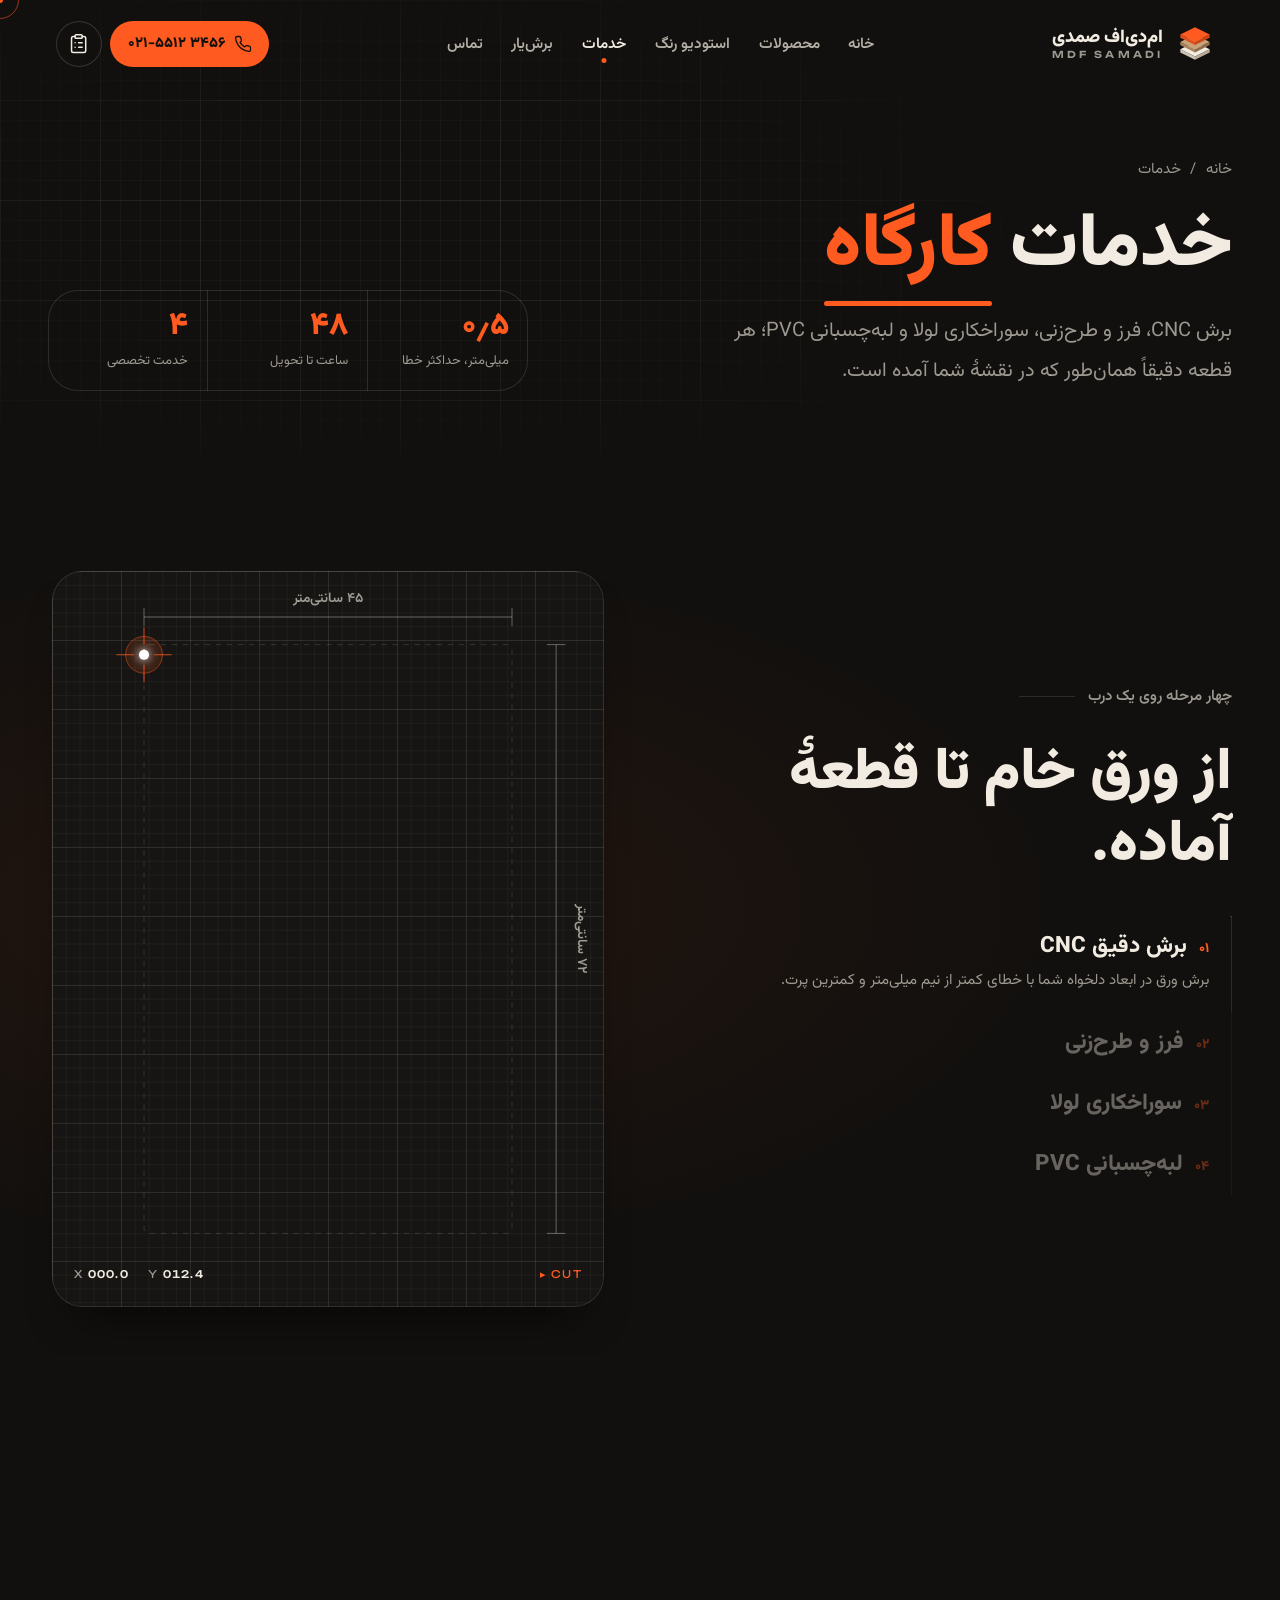
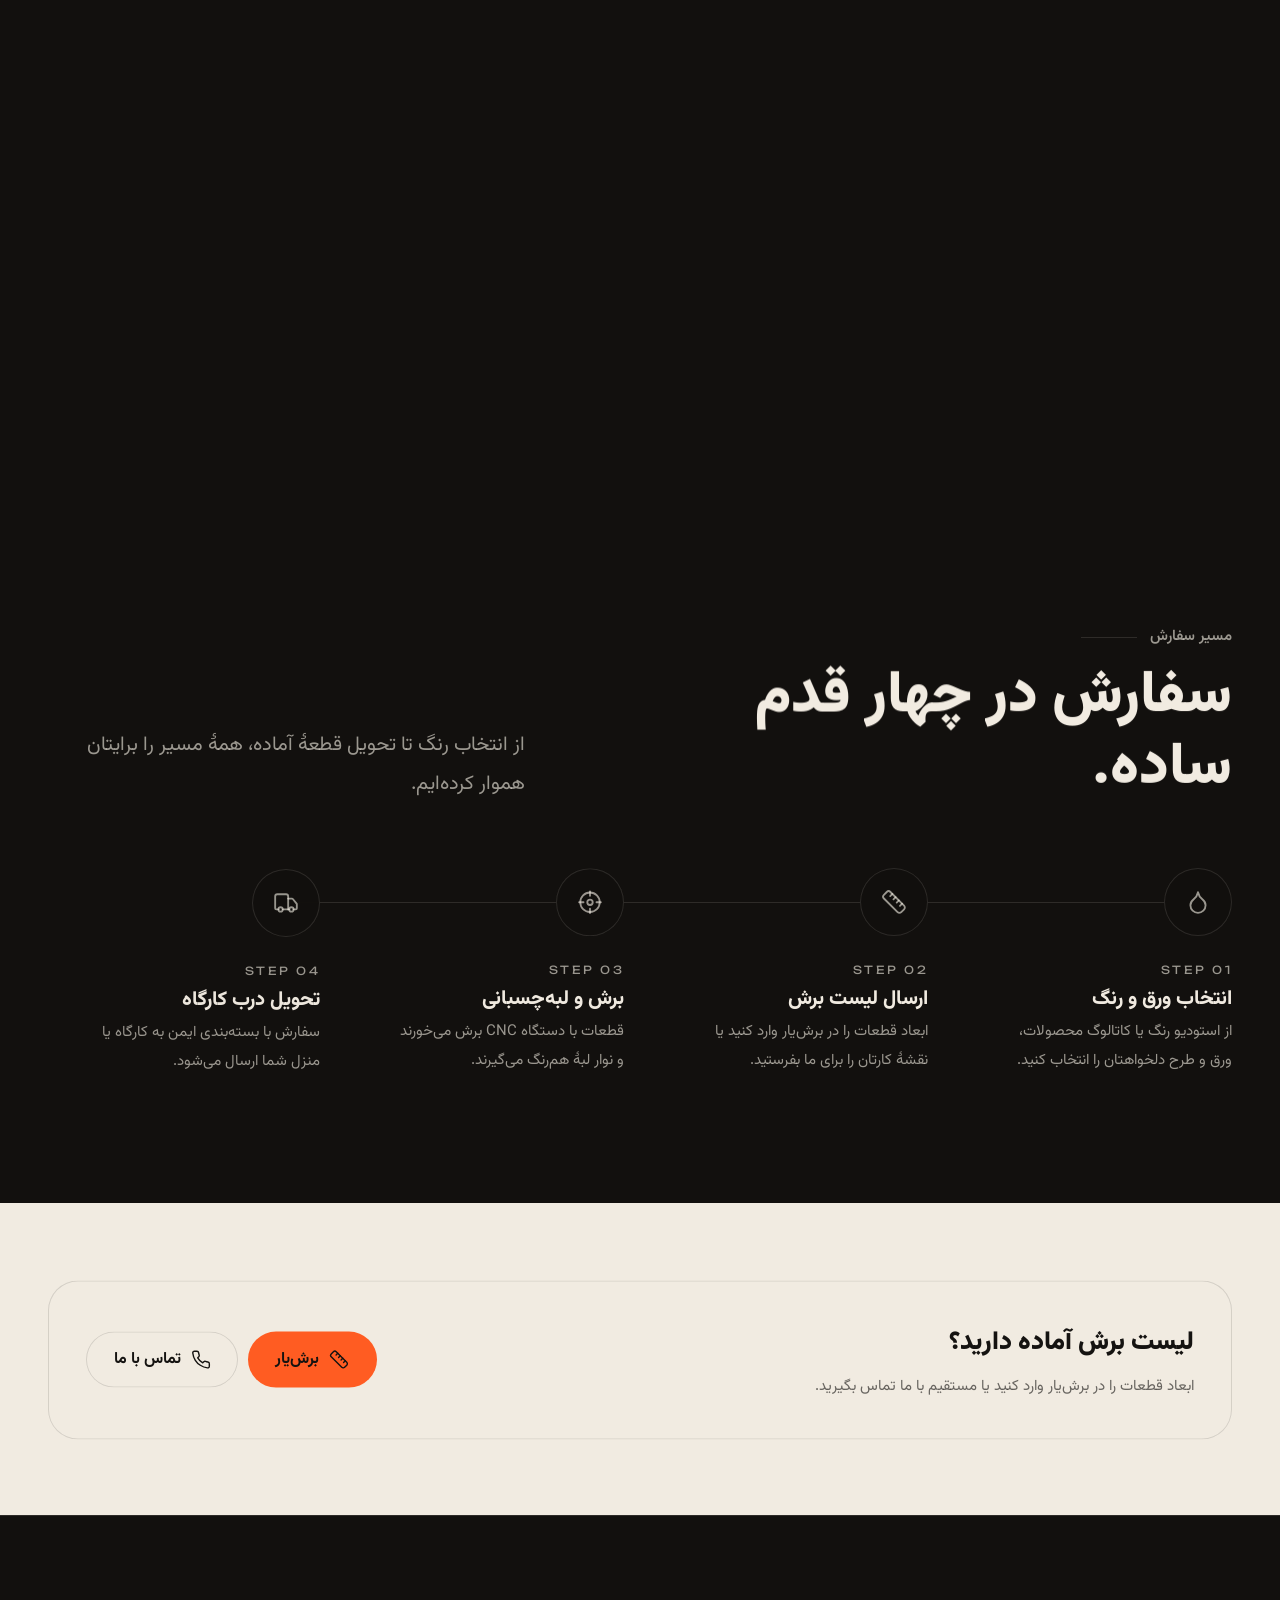
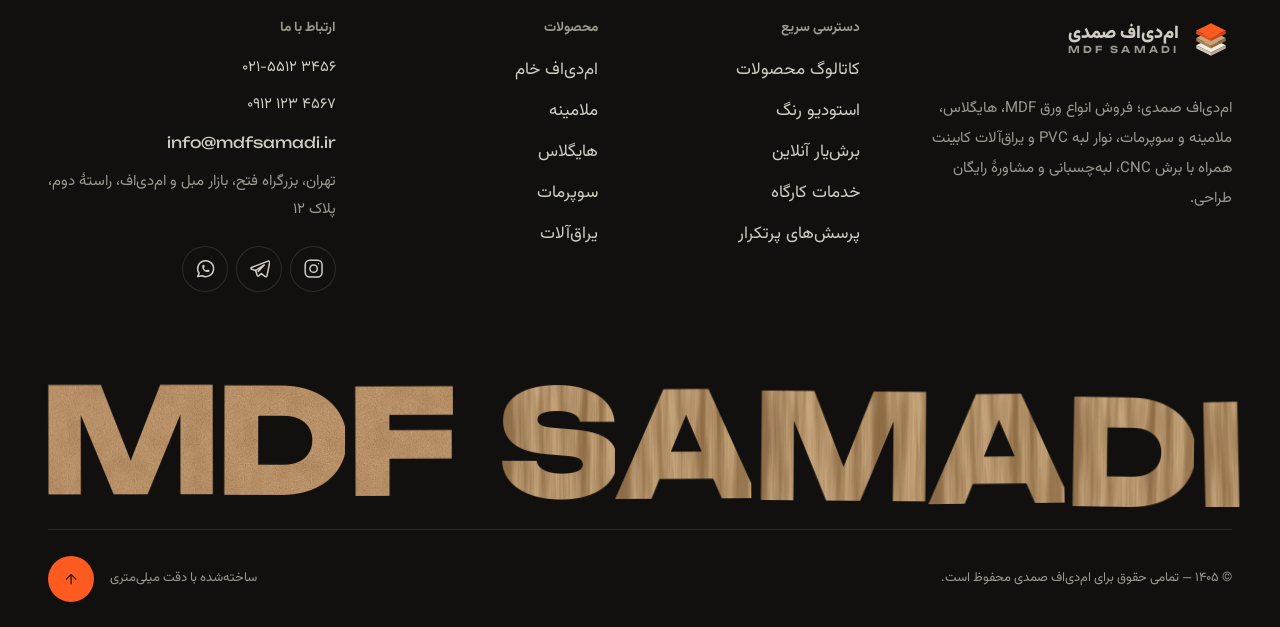
<file: services.html>
<!doctype html>
<html lang="fa" dir="rtl">
<head>
  <meta charset="UTF-8" />
  <meta name="viewport" content="width=device-width, initial-scale=1, viewport-fit=cover" />
  <title>خدمات کارگاه | ام‌دی‌اف صمدی</title>
  <meta name="description" content="برش CNC، فرز و طرح‌زنی، سوراخکاری لولا و لبه‌چسبانی PVC در کارگاه ام‌دی‌اف صمدی." />
  <meta name="theme-color" content="#12100e" />
  <link rel="icon" href="./favicon.svg" type="image/svg+xml" />
  <link rel="canonical" href="https://imsady.github.io/mdf-samadi-site/services.html" />
  <meta property="og:type" content="website" />
  <meta property="og:locale" content="fa_IR" />
  <meta property="og:title" content="خدمات کارگاه — ام‌دی‌اف صمدی" />
  <meta property="og:description" content="برش CNC، فرز و طرح‌زنی، سوراخکاری لولا و لبه‌چسبانی PVC در کارگاه ام‌دی‌اف صمدی." />
  <script>document.documentElement.classList.add('js');</script>
  <script type="module" crossorigin src="./assets/services-DKhur6wX.js"></script>
  <link rel="modulepreload" crossorigin href="./assets/common-CrWRwDEf.js">
  <link rel="modulepreload" crossorigin href="./assets/page-hero-Ds1T5tcO.js">
  <link rel="stylesheet" crossorigin href="./assets/common-CiCb-Ah-.css">
  <link rel="stylesheet" crossorigin href="./assets/services-DdQVmJU8.css">
  <link rel="stylesheet" crossorigin href="./assets/process-BnuijwSn.css">
</head>
<body data-page="services">
  <svg xmlns="http://www.w3.org/2000/svg" width="0" height="0" style="position:absolute" aria-hidden="true" focusable="false">
  <defs>
    <linearGradient id="hwm" x1="0" y1="0" x2="0" y2="1"><stop offset="0" stop-color="#eef0f2"/><stop offset=".55" stop-color="#b9bec4"/><stop offset="1" stop-color="#8d9298"/></linearGradient>
  </defs>
  <symbol id="i-arrow" viewBox="0 0 24 24"><path d="M19 12H5M12 19l-7-7 7-7"/></symbol>
  <symbol id="i-arrow-up" viewBox="0 0 24 24"><path d="M12 19V5M5 12l7-7 7 7"/></symbol>
  <symbol id="i-arrow-down" viewBox="0 0 24 24"><path d="M12 5v14M19 12l-7 7-7-7"/></symbol>
  <symbol id="i-plus" viewBox="0 0 24 24"><path d="M12 5v14M5 12h14"/></symbol>
  <symbol id="i-minus" viewBox="0 0 24 24"><path d="M5 12h14"/></symbol>
  <symbol id="i-close" viewBox="0 0 24 24"><path d="M18 6 6 18M6 6l12 12"/></symbol>
  <symbol id="i-check" viewBox="0 0 24 24"><path d="M20 6 9 17l-5-5"/></symbol>
  <symbol id="i-search" viewBox="0 0 24 24"><circle cx="11" cy="11" r="7"/><path d="m20 20-3.6-3.6"/></symbol>
  <symbol id="i-phone" viewBox="0 0 24 24"><path d="M22 16.92v3a2 2 0 0 1-2.18 2 19.79 19.79 0 0 1-8.63-3.07 19.5 19.5 0 0 1-6-6 19.79 19.79 0 0 1-3.07-8.67A2 2 0 0 1 4.11 2h3a2 2 0 0 1 2 1.72c.13.96.36 1.9.7 2.81a2 2 0 0 1-.45 2.11L8.09 9.91a16 16 0 0 0 6 6l1.27-1.27a2 2 0 0 1 2.11-.45c.91.34 1.85.57 2.81.7A2 2 0 0 1 22 16.92z"/></symbol>
  <symbol id="i-map" viewBox="0 0 24 24"><path d="M20 10c0 6-8 12-8 12s-8-6-8-12a8 8 0 0 1 16 0Z"/><circle cx="12" cy="10" r="3"/></symbol>
  <symbol id="i-clock" viewBox="0 0 24 24"><circle cx="12" cy="12" r="10"/><path d="M12 6v6l4 2"/></symbol>
  <symbol id="i-mail" viewBox="0 0 24 24"><rect x="2" y="4" width="20" height="16" rx="2"/><path d="m22 7-10 5L2 7"/></symbol>
  <symbol id="i-instagram" viewBox="0 0 24 24"><rect x="2.5" y="2.5" width="19" height="19" rx="5"/><circle cx="12" cy="12" r="4.2"/><path d="M17.5 6.5h.01"/></symbol>
  <symbol id="i-telegram" viewBox="0 0 24 24"><path d="M21.5 3.5 2.8 10.7c-.9.4-.9 1.6.1 1.9l4.6 1.5 1.8 5.6c.3.8 1.3 1 1.9.4l2.6-2.5 4.6 3.4c.7.5 1.7.1 1.9-.8l3.1-15.1c.2-1-.8-1.9-1.9-1.6Z"/><path d="m7.6 14.1 9.6-6.3-6.8 7.3"/></symbol>
  <symbol id="i-whatsapp" viewBox="0 0 24 24"><path d="M3 21l1.65-3.8a9 9 0 1 1 3.4 2.9z"/><path d="M9 10a.5.5 0 0 0 1 0V9a.5.5 0 0 0-1 0v1a5 5 0 0 0 5 5h1a.5.5 0 0 0 0-1h-1a.5.5 0 0 0 0 1"/></symbol>
  <symbol id="i-list" viewBox="0 0 24 24"><rect x="8" y="2" width="8" height="4" rx="1"/><path d="M16 4h2a2 2 0 0 1 2 2v14a2 2 0 0 1-2 2H6a2 2 0 0 1-2-2V6a2 2 0 0 1 2-2h2"/><path d="M12 11h4M12 16h4M8 11h.01M8 16h.01"/></symbol>
  <symbol id="i-trash" viewBox="0 0 24 24"><path d="M3 6h18M19 6v14a2 2 0 0 1-2 2H7a2 2 0 0 1-2-2V6M8 6V4a2 2 0 0 1 2-2h4a2 2 0 0 1 2 2v2"/></symbol>
  <symbol id="i-ruler" viewBox="0 0 24 24"><path d="M21.3 15.3a2.4 2.4 0 0 1 0 3.4l-2.6 2.6a2.4 2.4 0 0 1-3.4 0L2.7 8.7a2.41 2.41 0 0 1 0-3.4l2.6-2.6a2.41 2.41 0 0 1 3.4 0Z"/><path d="m14.5 12.5 2-2M11.5 9.5l2-2M8.5 6.5l2-2M17.5 15.5l2-2"/></symbol>
  <symbol id="i-layers" viewBox="0 0 24 24"><path d="M12.83 2.18a2 2 0 0 0-1.66 0L2.6 6.08a1 1 0 0 0 0 1.83l8.58 3.91a2 2 0 0 0 1.66 0l8.58-3.9a1 1 0 0 0 0-1.83Z"/><path d="m22 17.65-9.17 4.16a2 2 0 0 1-1.66 0L2 17.65"/><path d="m22 12.65-9.17 4.16a2 2 0 0 1-1.66 0L2 12.65"/></symbol>
  <symbol id="i-truck" viewBox="0 0 24 24"><path d="M14 18V6a2 2 0 0 0-2-2H4a2 2 0 0 0-2 2v11a1 1 0 0 0 1 1h2"/><path d="M15 18H9"/><path d="M19 18h2a1 1 0 0 0 1-1v-3.65a1 1 0 0 0-.22-.62l-3.48-4.35A1 1 0 0 0 17.52 8H14"/><circle cx="17" cy="18" r="2"/><circle cx="7" cy="18" r="2"/></symbol>
  <symbol id="i-shield" viewBox="0 0 24 24"><path d="M20 13c0 5-3.5 7.5-7.66 8.95a1 1 0 0 1-.67-.01C7.5 20.5 4 18 4 13V6a1 1 0 0 1 1-1c2 0 4.5-1.2 6.24-2.72a1.17 1.17 0 0 1 1.52 0C14.51 3.81 17 5 19 5a1 1 0 0 1 1 1z"/><path d="m9 12 2 2 4-4"/></symbol>
  <symbol id="i-sparkle" viewBox="0 0 24 24"><path d="M12 3l1.9 5.8L20 10l-6.1 1.2L12 17l-1.9-5.8L4 10l6.1-1.2Z"/><path d="M19 17v4M17 19h4"/></symbol>
  <symbol id="i-crosshair" viewBox="0 0 24 24"><circle cx="12" cy="12" r="9"/><circle cx="12" cy="12" r="2.5"/><path d="M22 12h-4M6 12H2M12 6V2M12 22v-4"/></symbol>
  <symbol id="i-pencil" viewBox="0 0 24 24"><path d="M21.17 6.81a2.82 2.82 0 0 0-3.99-3.98L3.84 16.17a2 2 0 0 0-.5.83l-1.32 4.36a.5.5 0 0 0 .62.62l4.36-1.32a2 2 0 0 0 .83-.5z"/><path d="m15 5 4 4"/></symbol>
  <symbol id="i-nav" viewBox="0 0 24 24"><path d="M3 11 22 2l-9 19-2-8z"/></symbol>
  <symbol id="i-copy" viewBox="0 0 24 24"><rect x="9" y="9" width="13" height="13" rx="2"/><path d="M5 15H4a2 2 0 0 1-2-2V4a2 2 0 0 1 2-2h9a2 2 0 0 1 2 2v1"/></symbol>
  <symbol id="i-drop" viewBox="0 0 24 24"><path d="M12 22a7 7 0 0 0 7-7c0-2-1-3.9-3-5.5S12.5 5.5 12 3c-.5 2.5-2 4.9-4 6.5S5 13 5 15a7 7 0 0 0 7 7z"/></symbol>
  <symbol id="i-edge" viewBox="0 0 24 24"><rect x="3" y="5" width="18" height="14" rx="2"/><path d="M3 9.5h18" stroke-width="3"/></symbol>
  <symbol id="i-sheet" viewBox="0 0 24 24"><path d="M12 3 21 7.5 12 12 3 7.5Z"/><path d="m3 12 9 4.5 9-4.5"/><path d="m3 16.5 9 4.5 9-4.5"/></symbol>
  <symbol id="i-info" viewBox="0 0 24 24"><circle cx="12" cy="12" r="10"/><path d="M12 16v-4M12 8h.01"/></symbol>
  <symbol id="i-chevron" viewBox="0 0 24 24"><path d="m6 9 6 6 6-6"/></symbol>
  <symbol id="i-sort" viewBox="0 0 24 24"><path d="m3 16 4 4 4-4M7 20V4M21 8l-4-4-4 4M17 4v16"/></symbol>
  <symbol id="i-rotate" viewBox="0 0 24 24"><path d="M21 12a9 9 0 1 1-9-9c2.52 0 4.93 1 6.74 2.74L21 8"/><path d="M21 3v5h-5"/></symbol>
</svg>

  <a class="skip-link" href="#main">پرش به محتوای اصلی</a>
<div class="scroll-progress" aria-hidden="true"><span data-scroll-progress></span></div>

<header class="site-header" data-header>
  <div class="container header-inner">
    <a href="./" class="brand" aria-label="ام‌دی‌اف صمدی — صفحهٔ اصلی">
      <svg class="brand-mark" viewBox="0 0 40 40" aria-hidden="true">
  <path d="M20 18 34 25 20 32 6 25Z" fill="#f1ebe1"/>
  <path d="M6 25 20 32v3L6 28Z" fill="#cfc4b4"/>
  <path d="M20 32 34 25v3L20 35Z" fill="#b8ab98"/>
  <g class="bm-mid"><path d="M20 11 34 18 20 25 6 18Z" fill="#c9a27a"/>
  <path d="M6 18 20 25v3L6 21Z" fill="#a8835b"/>
  <path d="M20 25 34 18v3L20 28Z" fill="#8f6c47"/></g>
  <g class="bm-top"><path d="M20 4 34 11 20 18 6 11Z" fill="#ff5a1f"/>
  <path d="M6 11 20 18v3L6 14Z" fill="#e0501b"/>
  <path d="M20 18 34 11v3L20 21Z" fill="#c94417"/></g>
</svg>
<span class="brand-text">
  <span class="brand-fa">ام‌دی‌اف صمدی</span>
  <span class="brand-en latin">MDF SAMADI</span>
</span>

    </a>

    <nav class="main-nav" aria-label="منوی اصلی">
      <ul>
        <li><a href="./" data-nav="home">خانه</a></li>
        <li><a href="./products.html" data-nav="products">محصولات</a></li>
        <li><a href="./studio.html" data-nav="studio">استودیو رنگ</a></li>
        <li><a href="./services.html" data-nav="services">خدمات</a></li>
        <li><a href="./planner.html" data-nav="planner">برش‌یار</a></li>
        <li><a href="./contact.html" data-nav="contact">تماس</a></li>
      </ul>
    </nav>

    <div class="header-actions">
      <a class="header-call" href="tel:+982155123456" data-magnetic>
        <svg class="icon"><use href="#i-phone"/></svg>
        <span dir="ltr">۰۲۱-۵۵۱۲ ۳۴۵۶</span>
      </a>
      <button class="icon-btn inquiry-btn" type="button" data-drawer-open aria-label="لیست استعلام" data-magnetic>
        <svg class="icon"><use href="#i-list"/></svg>
        <span class="badge" data-inquiry-count hidden>۰</span>
      </button>
      <button class="burger" type="button" data-burger aria-label="باز کردن منو" aria-expanded="false" aria-controls="mobile-menu">
        <span></span><span></span>
      </button>
    </div>
  </div>
</header>

<div class="mobile-menu" id="mobile-menu" data-mobile-menu inert>
  <div class="mm-inner">
    <p class="mm-label">منوی سایت</p>
    <nav class="mm-nav" aria-label="منوی موبایل">
      <ul>
        <li><a class="mm-link" href="./" data-nav="home"><span class="mm-i">۰۱</span><span class="mm-text"><b>خانه</b><small>صفحهٔ اصلی فروشگاه</small></span><svg class="icon mm-go" aria-hidden="true"><use href="#i-arrow"/></svg></a></li>
        <li><a class="mm-link" href="./products.html" data-nav="products"><span class="mm-i">۰۲</span><span class="mm-text"><b>محصولات</b><small>ورق، روکش، نوار لبه و یراق</small></span><svg class="icon mm-go" aria-hidden="true"><use href="#i-arrow"/></svg></a></li>
        <li><a class="mm-link" href="./studio.html" data-nav="studio"><span class="mm-i">۰۳</span><span class="mm-text"><b>استودیو رنگ</b><small>رنگ کابینتتان را امتحان کنید</small></span><svg class="icon mm-go" aria-hidden="true"><use href="#i-arrow"/></svg></a></li>
        <li><a class="mm-link" href="./services.html" data-nav="services"><span class="mm-i">۰۴</span><span class="mm-text"><b>خدمات</b><small>برش CNC، فرز و لبه‌چسبانی</small></span><svg class="icon mm-go" aria-hidden="true"><use href="#i-arrow"/></svg></a></li>
        <li><a class="mm-link" href="./planner.html" data-nav="planner"><span class="mm-i">۰۵</span><span class="mm-text"><b>برش‌یار</b><small>محاسبهٔ آنلاین تعداد ورق</small></span><svg class="icon mm-go" aria-hidden="true"><use href="#i-arrow"/></svg></a></li>
        <li><a class="mm-link" href="./contact.html" data-nav="contact"><span class="mm-i">۰۶</span><span class="mm-text"><b>تماس</b><small>آدرس، ساعات کاری و پرسش‌ها</small></span><svg class="icon mm-go" aria-hidden="true"><use href="#i-arrow"/></svg></a></li>
      </ul>
    </nav>

    <div class="mm-bottom">
      <div class="mm-actions">
        <a class="btn btn-primary" href="tel:+982155123456"><svg class="icon"><use href="#i-phone"/></svg><span>تماس تلفنی</span></a>
        <a class="btn btn-ghost" href="https://wa.me/989121234567" target="_blank" rel="noopener"><svg class="icon"><use href="#i-whatsapp"/></svg><span>واتس‌اپ</span></a>
      </div>
      <div class="mm-meta">
        <div class="mm-hours">
          <svg class="icon" aria-hidden="true"><use href="#i-clock"/></svg>
          <span>شنبه تا چهارشنبه ۸ تا ۱۹ — پنج‌شنبه ۸ تا ۱۴</span>
        </div>
        <span class="open-badge" data-menu-open hidden></span>
        <div class="mm-socials">
          <a class="icon-btn" href="https://instagram.com/mdf.samadi" target="_blank" rel="noopener" aria-label="اینستاگرام"><svg class="icon"><use href="#i-instagram"/></svg></a>
          <a class="icon-btn" href="https://t.me/mdf_samadi" target="_blank" rel="noopener" aria-label="تلگرام"><svg class="icon"><use href="#i-telegram"/></svg></a>
        </div>
      </div>
    </div>
  </div>
</div>


  <main id="main">
    <section class="page-hero page-hero--compact theme-dark" data-page-hero>
      <div class="hero-grid-bg" aria-hidden="true"></div>
      <div class="container page-hero-inner">
        <div class="page-hero-copy">
          <nav class="breadcrumb" aria-label="مسیر صفحه" data-hero-fade>
            <a href="./">خانه</a><span aria-hidden="true">/</span><span aria-current="page">خدمات</span>
          </nav>
          <h1 class="page-title" data-hero-title><span class="line">خدمات</span> <span class="line"><em class="accent" data-hero-accent>کارگاه</em></span></h1>
          <p class="hero-lead" data-hero-fade>برش CNC، فرز و طرح‌زنی، سوراخکاری لولا و لبه‌چسبانی PVC؛ هر قطعه دقیقاً همان‌طور که در نقشهٔ شما آمده است.</p>
        </div>
        <ul class="page-facts" data-hero-fade>
          <li><b>۰٫۵</b><span>میلی‌متر، حداکثر خطا</span></li>
          <li><b>۴۸</b><span>ساعت تا تحویل</span></li>
          <li><b>۴</b><span>خدمت تخصصی</span></li>
        </ul>
      </div>
    </section>

    <section class="services theme-dark" id="services" data-cnc>
      <div class="cnc-pin">
        <div class="container cnc-grid">
          <div class="cnc-copy">
            <div class="section-head">
              <div class="sh-index"><span>چهار مرحله روی یک درب</span></div>
              <h2 class="sh-title" data-split>از ورق خام تا قطعهٔ آماده.</h2>
            </div>
            <ol class="cnc-steps" data-cnc-steps>
              <li class="cnc-step is-active">
                <h3><span class="n">۰۱</span>برش دقیق CNC</h3>
                <p>برش ورق در ابعاد دلخواه شما با خطای کمتر از نیم میلی‌متر و کمترین پرت.</p>
              </li>
              <li class="cnc-step">
                <h3><span class="n">۰۲</span>فرز و طرح‌زنی</h3>
                <p>اجرای طرح‌های کلاسیک و مدرن روی درب‌ها، شیارزنی و ابزارزنی تمیز.</p>
              </li>
              <li class="cnc-step">
                <h3><span class="n">۰۳</span>سوراخکاری لولا</h3>
                <p>جای لولا، دستگیره و اتصالات دقیقاً مطابق نقشهٔ شما سوراخکاری می‌شود.</p>
              </li>
              <li class="cnc-step">
                <h3><span class="n">۰۴</span>لبه‌چسبانی PVC</h3>
                <p>نوار لبهٔ هم‌رنگ با چسب حرارتی و دستگاه اتوماتیک؛ تمیز، محکم و ماندگار.</p>
              </li>
            </ol>
          </div>

          <div class="cnc-stage">
            <div class="cnc-board" data-cnc-board>
              <div class="cnc-door-fill" data-texture="wd-oak" data-tsize="300"></div>
              <svg class="cnc-svg" viewBox="0 0 600 800" aria-hidden="true">
                <defs>
                  <filter id="cnc-glow" x="-100%" y="-100%" width="300%" height="300%">
                    <feGaussianBlur stdDeviation="5" result="b" />
                    <feMerge><feMergeNode in="b" /><feMergeNode in="SourceGraphic" /></feMerge>
                  </filter>
                </defs>
                <g class="cnc-dims">
                  <path d="M100 50H500M100 40V60M500 40V60" />
                  <text x="300" y="34">۴۵ سانتی‌متر</text>
                  <path d="M548 80V720M538 80H558M538 720H558" />
                  <text x="572" y="400" transform="rotate(90 572 400)">۷۲ سانتی‌متر</text>
                </g>
                <rect class="cnc-ghost" x="100" y="80" width="400" height="640" rx="6" />
                <path class="cnc-path cnc-cut" data-cnc-cut d="M100 86V714Q100 720 106 720H494Q500 720 500 714V86Q500 80 494 80H106Q100 80 100 86Z" />
                <path class="cnc-path cnc-route" data-cnc-route d="M160 660V280Q160 180 300 180Q440 180 440 280V660Z" />
                <path class="cnc-path cnc-route" data-cnc-route d="M186 634V292Q186 206 300 206Q414 206 414 292V634Z" />
                <path class="cnc-path cnc-hole" data-cnc-hole d="M136.5 169a15.5 15.5 0 1 1-31 0a15.5 15.5 0 1 1 31 0Z" />
                <path class="cnc-path cnc-hole" data-cnc-hole d="M136.5 631a15.5 15.5 0 1 1-31 0a15.5 15.5 0 1 1 31 0Z" />
                <path class="cnc-path cnc-band" data-cnc-band d="M100 86V714Q100 720 106 720H494Q500 720 500 714V86Q500 80 494 80H106Q100 80 100 86Z" />
                <g class="cnc-tool" data-cnc-tool transform="translate(100 86)">
                  <circle class="tool-halo" r="20" />
                  <circle class="tool-core" r="5.5" filter="url(#cnc-glow)" />
                  <path class="tool-cross" d="M-30 0H-11M11 0H30M0-30V-11M0 11V30" />
                </g>
              </svg>
              <div class="cnc-readout latin">
                <span>X <b data-cnc-x>000.0</b></span>
                <span>Y <b data-cnc-y>000.0</b></span>
                <span class="op" data-cnc-op>READY</span>
              </div>
            </div>
          </div>
        </div>
      </div>
    </section>

    <section class="process theme-dark" id="process" data-process>
      <div class="container">
        <div class="section-head section-head--split">
          <div>
            <div class="sh-index"><span>مسیر سفارش</span></div>
            <h2 class="sh-title" data-split>سفارش در چهار قدم ساده.</h2>
          </div>
          <p class="sh-lead" data-reveal>از انتخاب رنگ تا تحویل قطعهٔ آماده، همهٔ مسیر را برایتان هموار کرده‌ایم.</p>
        </div>

        <ol class="process-track" data-process-track>
          <li class="process-line" aria-hidden="true"><span data-process-line></span></li>
          <li class="p-step">
            <span class="node"><svg class="icon"><use href="#i-drop"/></svg></span>
            <span class="idx latin">STEP 01</span>
            <h3>انتخاب ورق و رنگ</h3>
            <p>از استودیو رنگ یا کاتالوگ محصولات، ورق و طرح دلخواهتان را انتخاب کنید.</p>
          </li>
          <li class="p-step">
            <span class="node"><svg class="icon"><use href="#i-ruler"/></svg></span>
            <span class="idx latin">STEP 02</span>
            <h3>ارسال لیست برش</h3>
            <p>ابعاد قطعات را در برش‌یار وارد کنید یا نقشهٔ کارتان را برای ما بفرستید.</p>
          </li>
          <li class="p-step">
            <span class="node"><svg class="icon"><use href="#i-crosshair"/></svg></span>
            <span class="idx latin">STEP 03</span>
            <h3>برش و لبه‌چسبانی</h3>
            <p>قطعات با دستگاه CNC برش می‌خورند و نوار لبهٔ هم‌رنگ می‌گیرند.</p>
          </li>
          <li class="p-step">
            <span class="node"><svg class="icon"><use href="#i-truck"/></svg></span>
            <span class="idx latin">STEP 04</span>
            <h3>تحویل درب کارگاه</h3>
            <p>سفارش با بسته‌بندی ایمن به کارگاه یا منزل شما ارسال می‌شود.</p>
          </li>
        </ol>
      </div>
    </section>

    <section class="next-band theme-light" aria-label="قدم بعدی">
      <div class="container">
        <div class="next-band-inner" data-reveal>
          <div>
            <strong>لیست برش آماده دارید؟</strong>
            <p>ابعاد قطعات را در برش‌یار وارد کنید یا مستقیم با ما تماس بگیرید.</p>
          </div>
          <div class="next-band-actions">
            <a class="btn btn-primary" href="./planner.html" data-magnetic><svg class="icon"><use href="#i-ruler"/></svg><span>برش‌یار</span></a>
            <a class="btn btn-ghost" href="./contact.html"><svg class="icon"><use href="#i-phone"/></svg><span>تماس با ما</span></a>
          </div>
        </div>
      </div>
    </section>
  </main>

  <footer class="site-footer theme-dark">
  <div class="container">
    <div class="footer-top">
      <div class="footer-col footer-about">
        <a href="./" class="brand" aria-label="ام‌دی‌اف صمدی">
          <svg class="brand-mark" viewBox="0 0 40 40" aria-hidden="true">
  <path d="M20 18 34 25 20 32 6 25Z" fill="#f1ebe1"/>
  <path d="M6 25 20 32v3L6 28Z" fill="#cfc4b4"/>
  <path d="M20 32 34 25v3L20 35Z" fill="#b8ab98"/>
  <g class="bm-mid"><path d="M20 11 34 18 20 25 6 18Z" fill="#c9a27a"/>
  <path d="M6 18 20 25v3L6 21Z" fill="#a8835b"/>
  <path d="M20 25 34 18v3L20 28Z" fill="#8f6c47"/></g>
  <g class="bm-top"><path d="M20 4 34 11 20 18 6 11Z" fill="#ff5a1f"/>
  <path d="M6 11 20 18v3L6 14Z" fill="#e0501b"/>
  <path d="M20 18 34 11v3L20 21Z" fill="#c94417"/></g>
</svg>
<span class="brand-text">
  <span class="brand-fa">ام‌دی‌اف صمدی</span>
  <span class="brand-en latin">MDF SAMADI</span>
</span>

        </a>
        <p>ام‌دی‌اف صمدی؛ فروش انواع ورق MDF، هایگلاس، ملامینه و سوپرمات، نوار لبه PVC و یراق‌آلات کابینت همراه با برش CNC، لبه‌چسبانی و مشاورهٔ رایگان طراحی.</p>
      </div>

      <nav class="footer-col" aria-label="دسترسی سریع">
        <h3>دسترسی سریع</h3>
        <ul>
          <li><a href="./products.html">کاتالوگ محصولات</a></li>
          <li><a href="./studio.html">استودیو رنگ</a></li>
          <li><a href="./planner.html">برش‌یار آنلاین</a></li>
          <li><a href="./services.html">خدمات کارگاه</a></li>
          <li><a href="./contact.html#faq">پرسش‌های پرتکرار</a></li>
        </ul>
      </nav>

      <nav class="footer-col" aria-label="دسته‌بندی محصولات">
        <h3>محصولات</h3>
        <ul>
          <li><a href="./products.html?cat=mdf">ام‌دی‌اف خام</a></li>
          <li><a href="./products.html?cat=melamine">ملامینه</a></li>
          <li><a href="./products.html?cat=highgloss">هایگلاس</a></li>
          <li><a href="./products.html?cat=supermatte">سوپرمات</a></li>
          <li><a href="./products.html?cat=hardware">یراق‌آلات</a></li>
        </ul>
      </nav>

      <div class="footer-col">
        <h3>ارتباط با ما</h3>
        <ul class="footer-contact">
          <li><a href="tel:+982155123456" dir="ltr">۰۲۱-۵۵۱۲ ۳۴۵۶</a></li>
          <li><a href="tel:+989121234567" dir="ltr">۰۹۱۲ ۱۲۳ ۴۵۶۷</a></li>
          <li><a href="mailto:info@mdfsamadi.ir" class="latin">info@mdfsamadi.ir</a></li>
          <li>تهران، بزرگراه فتح، بازار مبل و ام‌دی‌اف، راستهٔ دوم، پلاک ۱۲</li>
        </ul>
        <div class="socials">
          <a class="icon-btn" href="https://instagram.com/mdf.samadi" target="_blank" rel="noopener" aria-label="اینستاگرام"><svg class="icon"><use href="#i-instagram"/></svg></a>
          <a class="icon-btn" href="https://t.me/mdf_samadi" target="_blank" rel="noopener" aria-label="تلگرام"><svg class="icon"><use href="#i-telegram"/></svg></a>
          <a class="icon-btn" href="https://wa.me/989121234567" target="_blank" rel="noopener" aria-label="واتس‌اپ"><svg class="icon"><use href="#i-whatsapp"/></svg></a>
        </div>
      </div>
    </div>
  </div>

  <div class="footer-word latin" data-footer-word aria-hidden="true">
    <span>M</span><span>D</span><span>F</span><span class="gap"></span><span>S</span><span>A</span><span>M</span><span>A</span><span>D</span><span>I</span>
  </div>

  <div class="container footer-bottom">
    <p>© <span data-year>۱۴۰۵</span> — تمامی حقوق برای ام‌دی‌اف صمدی محفوظ است.</p>
    <p class="footer-made">ساخته‌شده با دقت میلی‌متری</p>
    <button class="to-top" type="button" data-to-top aria-label="بازگشت به بالای صفحه">
      <svg class="icon"><use href="#i-arrow-up"/></svg>
    </button>
  </div>
</footer>

  <div class="drawer" data-drawer hidden>
  <div class="drawer-backdrop" data-drawer-close></div>
  <aside class="drawer-panel theme-light" role="dialog" aria-modal="true" aria-labelledby="drawer-title" data-lenis-prevent tabindex="-1">
    <header class="drawer-head">
      <div>
        <h2 id="drawer-title">لیست استعلام</h2>
        <p>قیمت ورق روزانه تغییر می‌کند؛ لیست را بفرستید تا قیمت روز را اعلام کنیم.</p>
      </div>
      <button class="icon-btn" type="button" data-drawer-close aria-label="بستن لیست استعلام">
        <svg class="icon"><use href="#i-close"/></svg>
      </button>
    </header>

    <div class="drawer-body">
      <ul class="inq-list" data-inq-list></ul>
      <div class="inq-empty" data-inq-empty>
        <div class="inq-empty-art" aria-hidden="true"><i></i><i></i><i></i></div>
        <strong>لیست شما خالی است</strong>
        <p>از کاتالوگ محصولات یا استودیو رنگ، ورق و یراق موردنظرتان را اضافه کنید.</p>
        <a class="btn btn-dark" href="./products.html"><span>رفتن به محصولات</span></a>
      </div>
    </div>

    <form class="drawer-foot" data-inq-form novalidate>
      <div class="form-row">
        <div class="field">
          <label for="inq-name">نام</label>
          <input class="input" id="inq-name" name="name" autocomplete="name" placeholder="نام و نام خانوادگی">
        </div>
        <div class="field">
          <label for="inq-phone">شمارهٔ تماس</label>
          <input class="input" id="inq-phone" name="phone" autocomplete="tel" inputmode="tel" dir="ltr" placeholder="۰۹۱۲ ۰۰۰ ۰۰۰۰">
        </div>
      </div>
      <div class="drawer-actions">
        <button class="btn btn-primary" type="submit">
          <svg class="icon"><use href="#i-whatsapp"/></svg><span>ارسال استعلام در واتس‌اپ</span>
        </button>
        <button class="btn btn-ghost btn-sm" type="button" data-inq-clear>پاک کردن</button>
      </div>
    </form>
  </aside>
</div>

  <div class="cursor" data-cursor-root aria-hidden="true">
  <div class="cursor-ring"><span data-cursor-label></span></div>
  <div class="cursor-dot"></div>
</div>
<div class="toasts" data-toasts aria-live="polite" aria-atomic="false"></div>
</body>
</html>
</file>
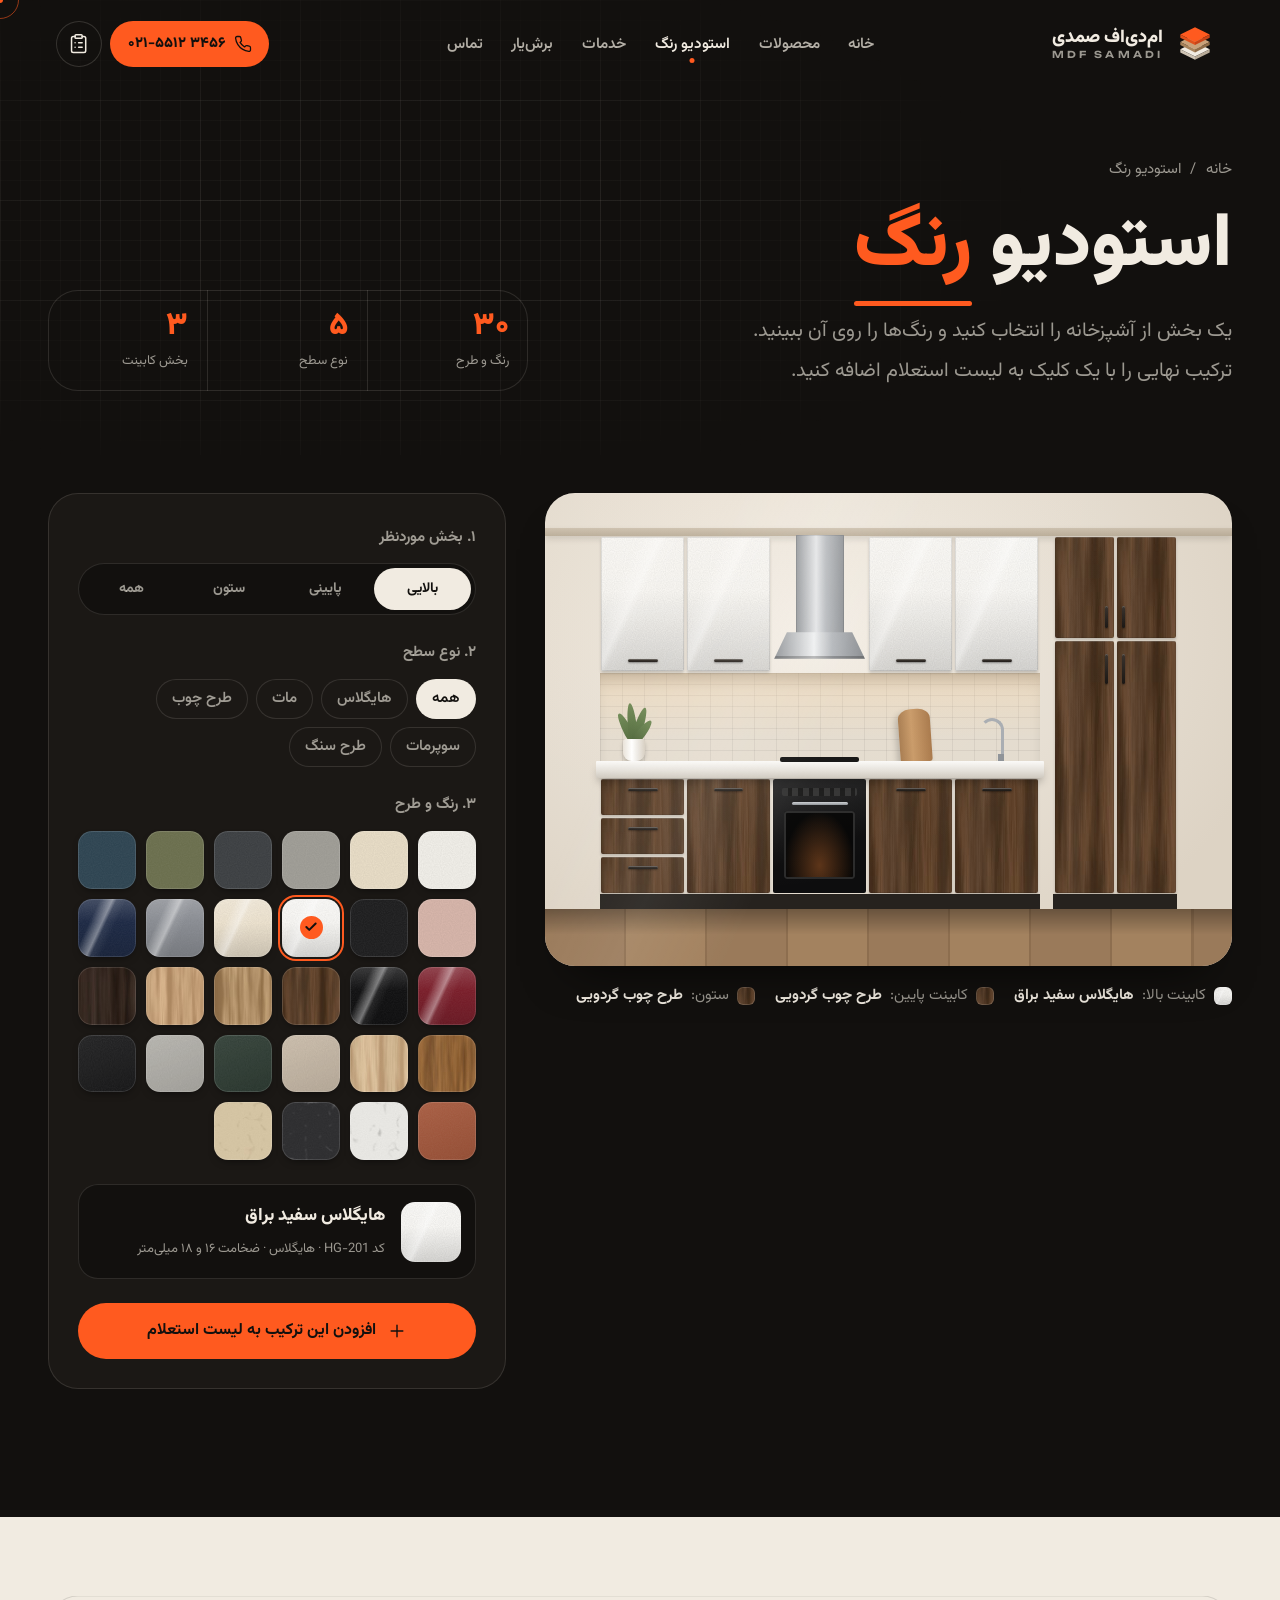
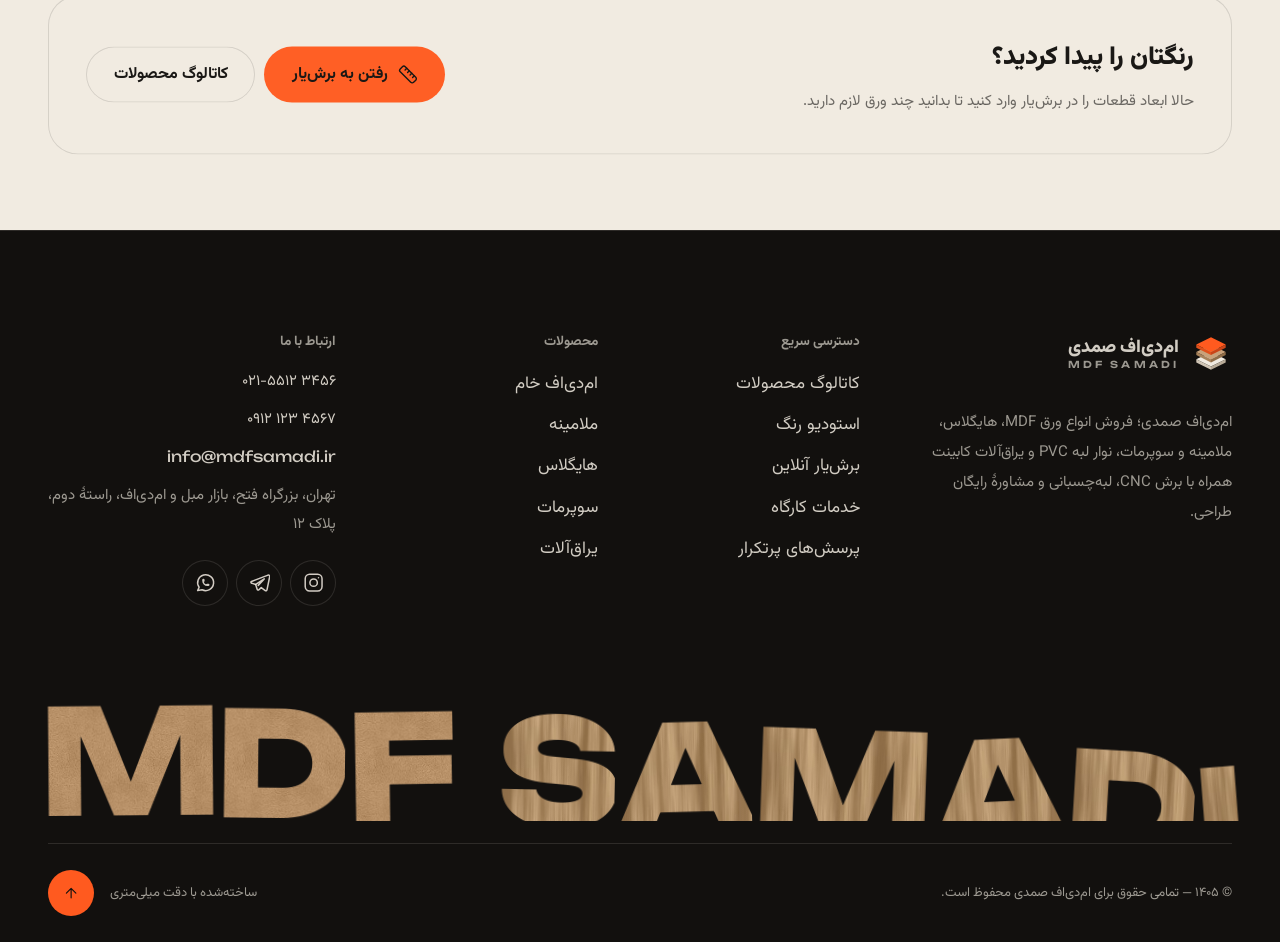
<file: studio.html>
<!doctype html>
<html lang="fa" dir="rtl">
<head>
  <meta charset="UTF-8" />
  <meta name="viewport" content="width=device-width, initial-scale=1, viewport-fit=cover" />
  <title>استودیو رنگ | ام‌دی‌اف صمدی</title>
  <meta name="description" content="رنگ کابینت بالا، پایین و ستون را روی آشپزخانهٔ نمونه امتحان کنید؛ هایگلاس، ملامینه، سوپرمات، طرح چوب و سنگ." />
  <meta name="theme-color" content="#12100e" />
  <link rel="icon" href="./favicon.svg" type="image/svg+xml" />
  <link rel="canonical" href="https://imsady.github.io/mdf-samadi-site/studio.html" />
  <meta property="og:type" content="website" />
  <meta property="og:locale" content="fa_IR" />
  <meta property="og:title" content="استودیو رنگ — ام‌دی‌اف صمدی" />
  <meta property="og:description" content="رنگ کابینت بالا، پایین و ستون را روی آشپزخانهٔ نمونه امتحان کنید؛ هایگلاس، ملامینه، سوپرمات، طرح چوب و سنگ." />
  <script>document.documentElement.classList.add('js');</script>
  <script type="module" crossorigin src="./assets/studio-MP3rqWNp.js"></script>
  <link rel="modulepreload" crossorigin href="./assets/common-CrWRwDEf.js">
  <link rel="modulepreload" crossorigin href="./assets/page-hero-Ds1T5tcO.js">
  <link rel="modulepreload" crossorigin href="./assets/products-CDInm94H.js">
  <link rel="stylesheet" crossorigin href="./assets/common-CiCb-Ah-.css">
  <link rel="stylesheet" crossorigin href="./assets/studio-Dz1y4U0q.css">
</head>
<body data-page="studio">
  <svg xmlns="http://www.w3.org/2000/svg" width="0" height="0" style="position:absolute" aria-hidden="true" focusable="false">
  <defs>
    <linearGradient id="hwm" x1="0" y1="0" x2="0" y2="1"><stop offset="0" stop-color="#eef0f2"/><stop offset=".55" stop-color="#b9bec4"/><stop offset="1" stop-color="#8d9298"/></linearGradient>
  </defs>
  <symbol id="i-arrow" viewBox="0 0 24 24"><path d="M19 12H5M12 19l-7-7 7-7"/></symbol>
  <symbol id="i-arrow-up" viewBox="0 0 24 24"><path d="M12 19V5M5 12l7-7 7 7"/></symbol>
  <symbol id="i-arrow-down" viewBox="0 0 24 24"><path d="M12 5v14M19 12l-7 7-7-7"/></symbol>
  <symbol id="i-plus" viewBox="0 0 24 24"><path d="M12 5v14M5 12h14"/></symbol>
  <symbol id="i-minus" viewBox="0 0 24 24"><path d="M5 12h14"/></symbol>
  <symbol id="i-close" viewBox="0 0 24 24"><path d="M18 6 6 18M6 6l12 12"/></symbol>
  <symbol id="i-check" viewBox="0 0 24 24"><path d="M20 6 9 17l-5-5"/></symbol>
  <symbol id="i-search" viewBox="0 0 24 24"><circle cx="11" cy="11" r="7"/><path d="m20 20-3.6-3.6"/></symbol>
  <symbol id="i-phone" viewBox="0 0 24 24"><path d="M22 16.92v3a2 2 0 0 1-2.18 2 19.79 19.79 0 0 1-8.63-3.07 19.5 19.5 0 0 1-6-6 19.79 19.79 0 0 1-3.07-8.67A2 2 0 0 1 4.11 2h3a2 2 0 0 1 2 1.72c.13.96.36 1.9.7 2.81a2 2 0 0 1-.45 2.11L8.09 9.91a16 16 0 0 0 6 6l1.27-1.27a2 2 0 0 1 2.11-.45c.91.34 1.85.57 2.81.7A2 2 0 0 1 22 16.92z"/></symbol>
  <symbol id="i-map" viewBox="0 0 24 24"><path d="M20 10c0 6-8 12-8 12s-8-6-8-12a8 8 0 0 1 16 0Z"/><circle cx="12" cy="10" r="3"/></symbol>
  <symbol id="i-clock" viewBox="0 0 24 24"><circle cx="12" cy="12" r="10"/><path d="M12 6v6l4 2"/></symbol>
  <symbol id="i-mail" viewBox="0 0 24 24"><rect x="2" y="4" width="20" height="16" rx="2"/><path d="m22 7-10 5L2 7"/></symbol>
  <symbol id="i-instagram" viewBox="0 0 24 24"><rect x="2.5" y="2.5" width="19" height="19" rx="5"/><circle cx="12" cy="12" r="4.2"/><path d="M17.5 6.5h.01"/></symbol>
  <symbol id="i-telegram" viewBox="0 0 24 24"><path d="M21.5 3.5 2.8 10.7c-.9.4-.9 1.6.1 1.9l4.6 1.5 1.8 5.6c.3.8 1.3 1 1.9.4l2.6-2.5 4.6 3.4c.7.5 1.7.1 1.9-.8l3.1-15.1c.2-1-.8-1.9-1.9-1.6Z"/><path d="m7.6 14.1 9.6-6.3-6.8 7.3"/></symbol>
  <symbol id="i-whatsapp" viewBox="0 0 24 24"><path d="M3 21l1.65-3.8a9 9 0 1 1 3.4 2.9z"/><path d="M9 10a.5.5 0 0 0 1 0V9a.5.5 0 0 0-1 0v1a5 5 0 0 0 5 5h1a.5.5 0 0 0 0-1h-1a.5.5 0 0 0 0 1"/></symbol>
  <symbol id="i-list" viewBox="0 0 24 24"><rect x="8" y="2" width="8" height="4" rx="1"/><path d="M16 4h2a2 2 0 0 1 2 2v14a2 2 0 0 1-2 2H6a2 2 0 0 1-2-2V6a2 2 0 0 1 2-2h2"/><path d="M12 11h4M12 16h4M8 11h.01M8 16h.01"/></symbol>
  <symbol id="i-trash" viewBox="0 0 24 24"><path d="M3 6h18M19 6v14a2 2 0 0 1-2 2H7a2 2 0 0 1-2-2V6M8 6V4a2 2 0 0 1 2-2h4a2 2 0 0 1 2 2v2"/></symbol>
  <symbol id="i-ruler" viewBox="0 0 24 24"><path d="M21.3 15.3a2.4 2.4 0 0 1 0 3.4l-2.6 2.6a2.4 2.4 0 0 1-3.4 0L2.7 8.7a2.41 2.41 0 0 1 0-3.4l2.6-2.6a2.41 2.41 0 0 1 3.4 0Z"/><path d="m14.5 12.5 2-2M11.5 9.5l2-2M8.5 6.5l2-2M17.5 15.5l2-2"/></symbol>
  <symbol id="i-layers" viewBox="0 0 24 24"><path d="M12.83 2.18a2 2 0 0 0-1.66 0L2.6 6.08a1 1 0 0 0 0 1.83l8.58 3.91a2 2 0 0 0 1.66 0l8.58-3.9a1 1 0 0 0 0-1.83Z"/><path d="m22 17.65-9.17 4.16a2 2 0 0 1-1.66 0L2 17.65"/><path d="m22 12.65-9.17 4.16a2 2 0 0 1-1.66 0L2 12.65"/></symbol>
  <symbol id="i-truck" viewBox="0 0 24 24"><path d="M14 18V6a2 2 0 0 0-2-2H4a2 2 0 0 0-2 2v11a1 1 0 0 0 1 1h2"/><path d="M15 18H9"/><path d="M19 18h2a1 1 0 0 0 1-1v-3.65a1 1 0 0 0-.22-.62l-3.48-4.35A1 1 0 0 0 17.52 8H14"/><circle cx="17" cy="18" r="2"/><circle cx="7" cy="18" r="2"/></symbol>
  <symbol id="i-shield" viewBox="0 0 24 24"><path d="M20 13c0 5-3.5 7.5-7.66 8.95a1 1 0 0 1-.67-.01C7.5 20.5 4 18 4 13V6a1 1 0 0 1 1-1c2 0 4.5-1.2 6.24-2.72a1.17 1.17 0 0 1 1.52 0C14.51 3.81 17 5 19 5a1 1 0 0 1 1 1z"/><path d="m9 12 2 2 4-4"/></symbol>
  <symbol id="i-sparkle" viewBox="0 0 24 24"><path d="M12 3l1.9 5.8L20 10l-6.1 1.2L12 17l-1.9-5.8L4 10l6.1-1.2Z"/><path d="M19 17v4M17 19h4"/></symbol>
  <symbol id="i-crosshair" viewBox="0 0 24 24"><circle cx="12" cy="12" r="9"/><circle cx="12" cy="12" r="2.5"/><path d="M22 12h-4M6 12H2M12 6V2M12 22v-4"/></symbol>
  <symbol id="i-pencil" viewBox="0 0 24 24"><path d="M21.17 6.81a2.82 2.82 0 0 0-3.99-3.98L3.84 16.17a2 2 0 0 0-.5.83l-1.32 4.36a.5.5 0 0 0 .62.62l4.36-1.32a2 2 0 0 0 .83-.5z"/><path d="m15 5 4 4"/></symbol>
  <symbol id="i-nav" viewBox="0 0 24 24"><path d="M3 11 22 2l-9 19-2-8z"/></symbol>
  <symbol id="i-copy" viewBox="0 0 24 24"><rect x="9" y="9" width="13" height="13" rx="2"/><path d="M5 15H4a2 2 0 0 1-2-2V4a2 2 0 0 1 2-2h9a2 2 0 0 1 2 2v1"/></symbol>
  <symbol id="i-drop" viewBox="0 0 24 24"><path d="M12 22a7 7 0 0 0 7-7c0-2-1-3.9-3-5.5S12.5 5.5 12 3c-.5 2.5-2 4.9-4 6.5S5 13 5 15a7 7 0 0 0 7 7z"/></symbol>
  <symbol id="i-edge" viewBox="0 0 24 24"><rect x="3" y="5" width="18" height="14" rx="2"/><path d="M3 9.5h18" stroke-width="3"/></symbol>
  <symbol id="i-sheet" viewBox="0 0 24 24"><path d="M12 3 21 7.5 12 12 3 7.5Z"/><path d="m3 12 9 4.5 9-4.5"/><path d="m3 16.5 9 4.5 9-4.5"/></symbol>
  <symbol id="i-info" viewBox="0 0 24 24"><circle cx="12" cy="12" r="10"/><path d="M12 16v-4M12 8h.01"/></symbol>
  <symbol id="i-chevron" viewBox="0 0 24 24"><path d="m6 9 6 6 6-6"/></symbol>
  <symbol id="i-sort" viewBox="0 0 24 24"><path d="m3 16 4 4 4-4M7 20V4M21 8l-4-4-4 4M17 4v16"/></symbol>
  <symbol id="i-rotate" viewBox="0 0 24 24"><path d="M21 12a9 9 0 1 1-9-9c2.52 0 4.93 1 6.74 2.74L21 8"/><path d="M21 3v5h-5"/></symbol>
</svg>

  <a class="skip-link" href="#main">پرش به محتوای اصلی</a>
<div class="scroll-progress" aria-hidden="true"><span data-scroll-progress></span></div>

<header class="site-header" data-header>
  <div class="container header-inner">
    <a href="./" class="brand" aria-label="ام‌دی‌اف صمدی — صفحهٔ اصلی">
      <svg class="brand-mark" viewBox="0 0 40 40" aria-hidden="true">
  <path d="M20 18 34 25 20 32 6 25Z" fill="#f1ebe1"/>
  <path d="M6 25 20 32v3L6 28Z" fill="#cfc4b4"/>
  <path d="M20 32 34 25v3L20 35Z" fill="#b8ab98"/>
  <g class="bm-mid"><path d="M20 11 34 18 20 25 6 18Z" fill="#c9a27a"/>
  <path d="M6 18 20 25v3L6 21Z" fill="#a8835b"/>
  <path d="M20 25 34 18v3L20 28Z" fill="#8f6c47"/></g>
  <g class="bm-top"><path d="M20 4 34 11 20 18 6 11Z" fill="#ff5a1f"/>
  <path d="M6 11 20 18v3L6 14Z" fill="#e0501b"/>
  <path d="M20 18 34 11v3L20 21Z" fill="#c94417"/></g>
</svg>
<span class="brand-text">
  <span class="brand-fa">ام‌دی‌اف صمدی</span>
  <span class="brand-en latin">MDF SAMADI</span>
</span>

    </a>

    <nav class="main-nav" aria-label="منوی اصلی">
      <ul>
        <li><a href="./" data-nav="home">خانه</a></li>
        <li><a href="./products.html" data-nav="products">محصولات</a></li>
        <li><a href="./studio.html" data-nav="studio">استودیو رنگ</a></li>
        <li><a href="./services.html" data-nav="services">خدمات</a></li>
        <li><a href="./planner.html" data-nav="planner">برش‌یار</a></li>
        <li><a href="./contact.html" data-nav="contact">تماس</a></li>
      </ul>
    </nav>

    <div class="header-actions">
      <a class="header-call" href="tel:+982155123456" data-magnetic>
        <svg class="icon"><use href="#i-phone"/></svg>
        <span dir="ltr">۰۲۱-۵۵۱۲ ۳۴۵۶</span>
      </a>
      <button class="icon-btn inquiry-btn" type="button" data-drawer-open aria-label="لیست استعلام" data-magnetic>
        <svg class="icon"><use href="#i-list"/></svg>
        <span class="badge" data-inquiry-count hidden>۰</span>
      </button>
      <button class="burger" type="button" data-burger aria-label="باز کردن منو" aria-expanded="false" aria-controls="mobile-menu">
        <span></span><span></span>
      </button>
    </div>
  </div>
</header>

<div class="mobile-menu" id="mobile-menu" data-mobile-menu inert>
  <div class="mm-inner">
    <p class="mm-label">منوی سایت</p>
    <nav class="mm-nav" aria-label="منوی موبایل">
      <ul>
        <li><a class="mm-link" href="./" data-nav="home"><span class="mm-i">۰۱</span><span class="mm-text"><b>خانه</b><small>صفحهٔ اصلی فروشگاه</small></span><svg class="icon mm-go" aria-hidden="true"><use href="#i-arrow"/></svg></a></li>
        <li><a class="mm-link" href="./products.html" data-nav="products"><span class="mm-i">۰۲</span><span class="mm-text"><b>محصولات</b><small>ورق، روکش، نوار لبه و یراق</small></span><svg class="icon mm-go" aria-hidden="true"><use href="#i-arrow"/></svg></a></li>
        <li><a class="mm-link" href="./studio.html" data-nav="studio"><span class="mm-i">۰۳</span><span class="mm-text"><b>استودیو رنگ</b><small>رنگ کابینتتان را امتحان کنید</small></span><svg class="icon mm-go" aria-hidden="true"><use href="#i-arrow"/></svg></a></li>
        <li><a class="mm-link" href="./services.html" data-nav="services"><span class="mm-i">۰۴</span><span class="mm-text"><b>خدمات</b><small>برش CNC، فرز و لبه‌چسبانی</small></span><svg class="icon mm-go" aria-hidden="true"><use href="#i-arrow"/></svg></a></li>
        <li><a class="mm-link" href="./planner.html" data-nav="planner"><span class="mm-i">۰۵</span><span class="mm-text"><b>برش‌یار</b><small>محاسبهٔ آنلاین تعداد ورق</small></span><svg class="icon mm-go" aria-hidden="true"><use href="#i-arrow"/></svg></a></li>
        <li><a class="mm-link" href="./contact.html" data-nav="contact"><span class="mm-i">۰۶</span><span class="mm-text"><b>تماس</b><small>آدرس، ساعات کاری و پرسش‌ها</small></span><svg class="icon mm-go" aria-hidden="true"><use href="#i-arrow"/></svg></a></li>
      </ul>
    </nav>

    <div class="mm-bottom">
      <div class="mm-actions">
        <a class="btn btn-primary" href="tel:+982155123456"><svg class="icon"><use href="#i-phone"/></svg><span>تماس تلفنی</span></a>
        <a class="btn btn-ghost" href="https://wa.me/989121234567" target="_blank" rel="noopener"><svg class="icon"><use href="#i-whatsapp"/></svg><span>واتس‌اپ</span></a>
      </div>
      <div class="mm-meta">
        <div class="mm-hours">
          <svg class="icon" aria-hidden="true"><use href="#i-clock"/></svg>
          <span>شنبه تا چهارشنبه ۸ تا ۱۹ — پنج‌شنبه ۸ تا ۱۴</span>
        </div>
        <span class="open-badge" data-menu-open hidden></span>
        <div class="mm-socials">
          <a class="icon-btn" href="https://instagram.com/mdf.samadi" target="_blank" rel="noopener" aria-label="اینستاگرام"><svg class="icon"><use href="#i-instagram"/></svg></a>
          <a class="icon-btn" href="https://t.me/mdf_samadi" target="_blank" rel="noopener" aria-label="تلگرام"><svg class="icon"><use href="#i-telegram"/></svg></a>
        </div>
      </div>
    </div>
  </div>
</div>


  <main id="main">
    <section class="page-hero page-hero--compact theme-dark" data-page-hero>
      <div class="hero-grid-bg" aria-hidden="true"></div>
      <div class="container page-hero-inner">
        <div class="page-hero-copy">
          <nav class="breadcrumb" aria-label="مسیر صفحه" data-hero-fade>
            <a href="./">خانه</a><span aria-hidden="true">/</span><span aria-current="page">استودیو رنگ</span>
          </nav>
          <h1 class="page-title" data-hero-title><span class="line">استودیو</span> <span class="line"><em class="accent" data-hero-accent>رنگ</em></span></h1>
          <p class="hero-lead" data-hero-fade>یک بخش از آشپزخانه را انتخاب کنید و رنگ‌ها را روی آن ببینید. ترکیب نهایی را با یک کلیک به لیست استعلام اضافه کنید.</p>
        </div>
        <ul class="page-facts" data-hero-fade>
          <li><b>۳۰</b><span>رنگ و طرح</span></li>
          <li><b>۵</b><span>نوع سطح</span></li>
          <li><b>۳</b><span>بخش کابینت</span></li>
        </ul>
      </div>
    </section>

    <section class="studio theme-dark" id="studio" data-studio>
      <div class="container">

        <div class="studio-grid">
          <div class="studio-stage" data-reveal>
            <div class="kitchen" data-kitchen data-cursor="انتخاب">
              <div class="k k-cornice" style="--x:0;--y:7.4;--w:100;--h:1.6"></div>
              <div class="k k-splash" style="--x:8;--y:38;--w:64;--h:19"></div>
              <div class="k k-light" style="--x:8;--y:38;--w:64;--h:16"></div>
              <div class="k k-chimney" style="--x:36.5;--y:8.9;--w:7;--h:21"></div>
              <div class="k k-hood" style="--x:33.4;--y:29.4;--w:13.2;--h:5.6"></div>

              <div class="k k-door" data-zone="upper" data-handle="b" style="--x:8;--y:9;--w:12.5;--h:29"></div>
              <div class="k k-door" data-zone="upper" data-handle="b" style="--x:20.5;--y:9;--w:12.5;--h:29"></div>
              <div class="k k-door" data-zone="upper" data-handle="b" style="--x:47;--y:9;--w:12.5;--h:29"></div>
              <div class="k k-door" data-zone="upper" data-handle="b" style="--x:59.5;--y:9;--w:12.5;--h:29"></div>

              <div class="k k-plant" style="--x:10.5;--y:43.5;--w:5;--h:13.2"><i class="leaf l1"></i><i class="leaf l2"></i><i class="leaf l3"></i><i class="leaf l4"></i><i class="pot"></i></div>
              <div class="k k-board" style="--x:51.5;--y:45.6;--w:4.6;--h:11.2"></div>
              <div class="k k-faucet" style="--x:63.4;--y:47.6;--w:3.4;--h:9.2"></div>
              <div class="k k-counter" style="--x:7.4;--y:56.6;--w:65.2;--h:3.6"></div>
              <div class="k k-cooktop" style="--x:34.2;--y:55.9;--w:11.6;--h:.9"></div>

              <div class="k k-door" data-zone="lower" data-handle="t" style="--x:8;--y:60.2;--w:12.5;--h:8.2"></div>
              <div class="k k-door" data-zone="lower" data-handle="t" style="--x:8;--y:68.4;--w:12.5;--h:8.2"></div>
              <div class="k k-door" data-zone="lower" data-handle="t" style="--x:8;--y:76.6;--w:12.5;--h:8.2"></div>
              <div class="k k-door" data-zone="lower" data-handle="t" style="--x:20.5;--y:60.2;--w:12.5;--h:24.6"></div>
              <div class="k k-oven" style="--x:33;--y:60.2;--w:14;--h:24.6"><i></i></div>
              <div class="k k-door" data-zone="lower" data-handle="t" style="--x:47;--y:60.2;--w:12.5;--h:24.6"></div>
              <div class="k k-door" data-zone="lower" data-handle="t" style="--x:59.5;--y:60.2;--w:12.5;--h:24.6"></div>

              <div class="k k-door" data-zone="tall" data-handle="sr" style="--x:74;--y:9;--w:9;--h:22"></div>
              <div class="k k-door" data-zone="tall" data-handle="sl" style="--x:83;--y:9;--w:9;--h:22"></div>
              <div class="k k-door" data-zone="tall" data-handle="sr" data-hpos="top" style="--x:74;--y:31;--w:9;--h:53.8"></div>
              <div class="k k-door" data-zone="tall" data-handle="sl" data-hpos="top" style="--x:83;--y:31;--w:9;--h:53.8"></div>

              <div class="k k-plinth" style="--x:8;--y:84.8;--w:64;--h:3.2"></div>
              <div class="k k-plinth" style="--x:74;--y:84.8;--w:18;--h:3.2"></div>
              <div class="k k-floor" style="--x:0;--y:88;--w:100;--h:12"></div>
              <div class="k-glare"></div>
              <div class="k-laser" data-k-laser></div>
            </div>
            <ul class="stage-legend" data-studio-legend></ul>
          </div>

          <div class="studio-panel" data-reveal>
            <div class="panel-block">
              <span class="panel-label">۱. بخش موردنظر</span>
              <div class="zone-tabs" data-zone-tabs>
                <span class="zone-pill" data-zone-pill></span>
                <button type="button" class="zone-tab" data-zone="upper" aria-pressed="true" aria-label="کابینت بالا">بالایی</button>
                <button type="button" class="zone-tab" data-zone="lower" aria-pressed="false" aria-label="کابینت پایین">پایینی</button>
                <button type="button" class="zone-tab" data-zone="tall" aria-pressed="false">ستون</button>
                <button type="button" class="zone-tab" data-zone="all" aria-pressed="false">همه</button>
              </div>
            </div>
            <div class="panel-block">
              <span class="panel-label">۲. نوع سطح</span>
              <div class="chips" data-finish-chips></div>
            </div>
            <div class="panel-block">
              <span class="panel-label">۳. رنگ و طرح</span>
              <div class="swatches" data-swatches role="group" aria-label="رنگ‌ها"></div>
            </div>
            <div class="swatch-info" data-swatch-info aria-live="polite">
              <i class="si-chip" data-si-chip></i>
              <div>
                <strong data-si-name></strong>
                <span data-si-meta></span>
              </div>
            </div>
            <button type="button" class="btn btn-primary btn-block" data-studio-add data-magnetic>
              <svg class="icon"><use href="#i-plus"/></svg><span>افزودن این ترکیب به لیست استعلام</span>
            </button>
          </div>
        </div>
      </div>
    </section>

    <section class="next-band theme-light" aria-label="قدم بعدی">
      <div class="container">
        <div class="next-band-inner" data-reveal>
          <div>
            <strong>رنگتان را پیدا کردید؟</strong>
            <p>حالا ابعاد قطعات را در برش‌یار وارد کنید تا بدانید چند ورق لازم دارید.</p>
          </div>
          <div class="next-band-actions">
            <a class="btn btn-primary" href="./planner.html" data-magnetic><svg class="icon"><use href="#i-ruler"/></svg><span>رفتن به برش‌یار</span></a>
            <a class="btn btn-ghost" href="./products.html"><span>کاتالوگ محصولات</span></a>
          </div>
        </div>
      </div>
    </section>
  </main>

  <footer class="site-footer theme-dark">
  <div class="container">
    <div class="footer-top">
      <div class="footer-col footer-about">
        <a href="./" class="brand" aria-label="ام‌دی‌اف صمدی">
          <svg class="brand-mark" viewBox="0 0 40 40" aria-hidden="true">
  <path d="M20 18 34 25 20 32 6 25Z" fill="#f1ebe1"/>
  <path d="M6 25 20 32v3L6 28Z" fill="#cfc4b4"/>
  <path d="M20 32 34 25v3L20 35Z" fill="#b8ab98"/>
  <g class="bm-mid"><path d="M20 11 34 18 20 25 6 18Z" fill="#c9a27a"/>
  <path d="M6 18 20 25v3L6 21Z" fill="#a8835b"/>
  <path d="M20 25 34 18v3L20 28Z" fill="#8f6c47"/></g>
  <g class="bm-top"><path d="M20 4 34 11 20 18 6 11Z" fill="#ff5a1f"/>
  <path d="M6 11 20 18v3L6 14Z" fill="#e0501b"/>
  <path d="M20 18 34 11v3L20 21Z" fill="#c94417"/></g>
</svg>
<span class="brand-text">
  <span class="brand-fa">ام‌دی‌اف صمدی</span>
  <span class="brand-en latin">MDF SAMADI</span>
</span>

        </a>
        <p>ام‌دی‌اف صمدی؛ فروش انواع ورق MDF، هایگلاس، ملامینه و سوپرمات، نوار لبه PVC و یراق‌آلات کابینت همراه با برش CNC، لبه‌چسبانی و مشاورهٔ رایگان طراحی.</p>
      </div>

      <nav class="footer-col" aria-label="دسترسی سریع">
        <h3>دسترسی سریع</h3>
        <ul>
          <li><a href="./products.html">کاتالوگ محصولات</a></li>
          <li><a href="./studio.html">استودیو رنگ</a></li>
          <li><a href="./planner.html">برش‌یار آنلاین</a></li>
          <li><a href="./services.html">خدمات کارگاه</a></li>
          <li><a href="./contact.html#faq">پرسش‌های پرتکرار</a></li>
        </ul>
      </nav>

      <nav class="footer-col" aria-label="دسته‌بندی محصولات">
        <h3>محصولات</h3>
        <ul>
          <li><a href="./products.html?cat=mdf">ام‌دی‌اف خام</a></li>
          <li><a href="./products.html?cat=melamine">ملامینه</a></li>
          <li><a href="./products.html?cat=highgloss">هایگلاس</a></li>
          <li><a href="./products.html?cat=supermatte">سوپرمات</a></li>
          <li><a href="./products.html?cat=hardware">یراق‌آلات</a></li>
        </ul>
      </nav>

      <div class="footer-col">
        <h3>ارتباط با ما</h3>
        <ul class="footer-contact">
          <li><a href="tel:+982155123456" dir="ltr">۰۲۱-۵۵۱۲ ۳۴۵۶</a></li>
          <li><a href="tel:+989121234567" dir="ltr">۰۹۱۲ ۱۲۳ ۴۵۶۷</a></li>
          <li><a href="mailto:info@mdfsamadi.ir" class="latin">info@mdfsamadi.ir</a></li>
          <li>تهران، بزرگراه فتح، بازار مبل و ام‌دی‌اف، راستهٔ دوم، پلاک ۱۲</li>
        </ul>
        <div class="socials">
          <a class="icon-btn" href="https://instagram.com/mdf.samadi" target="_blank" rel="noopener" aria-label="اینستاگرام"><svg class="icon"><use href="#i-instagram"/></svg></a>
          <a class="icon-btn" href="https://t.me/mdf_samadi" target="_blank" rel="noopener" aria-label="تلگرام"><svg class="icon"><use href="#i-telegram"/></svg></a>
          <a class="icon-btn" href="https://wa.me/989121234567" target="_blank" rel="noopener" aria-label="واتس‌اپ"><svg class="icon"><use href="#i-whatsapp"/></svg></a>
        </div>
      </div>
    </div>
  </div>

  <div class="footer-word latin" data-footer-word aria-hidden="true">
    <span>M</span><span>D</span><span>F</span><span class="gap"></span><span>S</span><span>A</span><span>M</span><span>A</span><span>D</span><span>I</span>
  </div>

  <div class="container footer-bottom">
    <p>© <span data-year>۱۴۰۵</span> — تمامی حقوق برای ام‌دی‌اف صمدی محفوظ است.</p>
    <p class="footer-made">ساخته‌شده با دقت میلی‌متری</p>
    <button class="to-top" type="button" data-to-top aria-label="بازگشت به بالای صفحه">
      <svg class="icon"><use href="#i-arrow-up"/></svg>
    </button>
  </div>
</footer>

  <div class="drawer" data-drawer hidden>
  <div class="drawer-backdrop" data-drawer-close></div>
  <aside class="drawer-panel theme-light" role="dialog" aria-modal="true" aria-labelledby="drawer-title" data-lenis-prevent tabindex="-1">
    <header class="drawer-head">
      <div>
        <h2 id="drawer-title">لیست استعلام</h2>
        <p>قیمت ورق روزانه تغییر می‌کند؛ لیست را بفرستید تا قیمت روز را اعلام کنیم.</p>
      </div>
      <button class="icon-btn" type="button" data-drawer-close aria-label="بستن لیست استعلام">
        <svg class="icon"><use href="#i-close"/></svg>
      </button>
    </header>

    <div class="drawer-body">
      <ul class="inq-list" data-inq-list></ul>
      <div class="inq-empty" data-inq-empty>
        <div class="inq-empty-art" aria-hidden="true"><i></i><i></i><i></i></div>
        <strong>لیست شما خالی است</strong>
        <p>از کاتالوگ محصولات یا استودیو رنگ، ورق و یراق موردنظرتان را اضافه کنید.</p>
        <a class="btn btn-dark" href="./products.html"><span>رفتن به محصولات</span></a>
      </div>
    </div>

    <form class="drawer-foot" data-inq-form novalidate>
      <div class="form-row">
        <div class="field">
          <label for="inq-name">نام</label>
          <input class="input" id="inq-name" name="name" autocomplete="name" placeholder="نام و نام خانوادگی">
        </div>
        <div class="field">
          <label for="inq-phone">شمارهٔ تماس</label>
          <input class="input" id="inq-phone" name="phone" autocomplete="tel" inputmode="tel" dir="ltr" placeholder="۰۹۱۲ ۰۰۰ ۰۰۰۰">
        </div>
      </div>
      <div class="drawer-actions">
        <button class="btn btn-primary" type="submit">
          <svg class="icon"><use href="#i-whatsapp"/></svg><span>ارسال استعلام در واتس‌اپ</span>
        </button>
        <button class="btn btn-ghost btn-sm" type="button" data-inq-clear>پاک کردن</button>
      </div>
    </form>
  </aside>
</div>

  <div class="cursor" data-cursor-root aria-hidden="true">
  <div class="cursor-ring"><span data-cursor-label></span></div>
  <div class="cursor-dot"></div>
</div>
<div class="toasts" data-toasts aria-live="polite" aria-atomic="false"></div>
</body>
</html>
</file>
<file: assets/common-CiCb-Ah-.css>
@font-face{font-family:Vazirmatn Variable;font-style:normal;font-display:swap;font-weight:100 900;src:url(./vazirmatn-arabic-wght-normal-Cafbb7Zc.woff2)format("woff2-variations");unicode-range:U+6??,U+750-77F,U+870-88E,U+890-891,U+897-8E1,U+8E3-8FF,U+200C-200E,U+2010-2011,U+204F,U+2E41,U+FB50-FDFF,U+FE70-FE74,U+FE76-FEFC,U+102E0-102FB,U+10E60-10E7E,U+10EC2-10EC4,U+10EFC-10EFF,U+1EE00-1EE03,U+1EE05-1EE1F,U+1EE21-1EE22,U+1EE24,U+1EE27,U+1EE29-1EE32,U+1EE34-1EE37,U+1EE39,U+1EE3B,U+1EE42,U+1EE47,U+1EE49,U+1EE4B,U+1EE4D-1EE4F,U+1EE51-1EE52,U+1EE54,U+1EE57,U+1EE59,U+1EE5B,U+1EE5D,U+1EE5F,U+1EE61-1EE62,U+1EE64,U+1EE67-1EE6A,U+1EE6C-1EE72,U+1EE74-1EE77,U+1EE79-1EE7C,U+1EE7E,U+1EE80-1EE89,U+1EE8B-1EE9B,U+1EEA1-1EEA3,U+1EEA5-1EEA9,U+1EEAB-1EEBB,U+1EEF0-1EEF1}@font-face{font-family:Vazirmatn Variable;font-style:normal;font-display:swap;font-weight:100 900;src:url(./vazirmatn-latin-ext-wght-normal-tDTa1Fj6.woff2)format("woff2-variations");unicode-range:U+100-2BA,U+2BD-2C5,U+2C7-2CC,U+2CE-2D7,U+2DD-2FF,U+304,U+308,U+329,U+1D00-1DBF,U+1E00-1E9F,U+1EF2-1EFF,U+2020,U+20A0-20AB,U+20AD-20C0,U+2113,U+2C60-2C7F,U+A720-A7FF}@font-face{font-family:Vazirmatn Variable;font-style:normal;font-display:swap;font-weight:100 900;src:url(./vazirmatn-latin-wght-normal-BFexNX-K.woff2)format("woff2-variations");unicode-range:U+??,U+131,U+152-153,U+2BB-2BC,U+2C6,U+2DA,U+2DC,U+304,U+308,U+329,U+2000-206F,U+20AC,U+2122,U+2191,U+2193,U+2212,U+2215,U+FEFF,U+FFFD}@font-face{font-family:Unbounded Variable;font-style:normal;font-display:swap;font-weight:200 900;src:url([data-uri])format("woff2-variations");unicode-range:U+460-52F,U+1C80-1C8A,U+20B4,U+2DE0-2DFF,U+A640-A69F,U+FE2E-FE2F}@font-face{font-family:Unbounded Variable;font-style:normal;font-display:swap;font-weight:200 900;src:url(./unbounded-cyrillic-wght-normal-C627f1f8.woff2)format("woff2-variations");unicode-range:U+301,U+400-45F,U+490-491,U+4B0-4B1,U+2116}@font-face{font-family:Unbounded Variable;font-style:normal;font-display:swap;font-weight:200 900;src:url(./unbounded-vietnamese-wght-normal-rat7GD3o.woff2)format("woff2-variations");unicode-range:U+102-103,U+110-111,U+128-129,U+168-169,U+1A0-1A1,U+1AF-1B0,U+300-301,U+303-304,U+308-309,U+323,U+329,U+1EA0-1EF9,U+20AB}@font-face{font-family:Unbounded Variable;font-style:normal;font-display:swap;font-weight:200 900;src:url(./unbounded-latin-ext-wght-normal-D6H-S6MW.woff2)format("woff2-variations");unicode-range:U+100-2BA,U+2BD-2C5,U+2C7-2CC,U+2CE-2D7,U+2DD-2FF,U+304,U+308,U+329,U+1D00-1DBF,U+1E00-1E9F,U+1EF2-1EFF,U+2020,U+20A0-20AB,U+20AD-20C0,U+2113,U+2C60-2C7F,U+A720-A7FF}@font-face{font-family:Unbounded Variable;font-style:normal;font-display:swap;font-weight:200 900;src:url(./unbounded-latin-wght-normal-D5afBTBx.woff2)format("woff2-variations");unicode-range:U+??,U+131,U+152-153,U+2BB-2BC,U+2C6,U+2DA,U+2DC,U+304,U+308,U+329,U+2000-206F,U+20AC,U+2122,U+2191,U+2193,U+2212,U+2215,U+FEFF,U+FFFD}:root{--ink:#12100e;--ink-2:#1b1815;--ink-3:#25211d;--ink-4:#342f29;--paper:#f1ebe1;--paper-2:#e7dfd2;--paper-3:#d8cdbc;--mdf:#c9a27a;--mdf-2:#a8835b;--mdf-3:#7d5f40;--core:#b48c62;--laser:#ff5a1f;--laser-2:#ff8a4c;--laser-glow:#ff5a1f73;--ok:#46c98a;--danger:#e5484d;--mute-dark:#f1ebe19e;--mute-light:#12100e9e;--line-dark:#f1ebe11f;--line-light:#12100e1f;--ff:"Vazirmatn Variable", Vazirmatn, Tahoma, sans-serif;--ff-latin:"Unbounded Variable", "Vazirmatn Variable", sans-serif;--fs-xs:.8125rem;--fs-sm:.9375rem;--fs-base:1.0625rem;--fs-lg:clamp(1.07rem, 1rem + .35vw, 1.25rem);--fs-h3:clamp(1.2rem, 1.05rem + .6vw, 1.55rem);--fs-h2:clamp(2rem, 1.25rem + 3vw, 4.1rem);--fs-h1:clamp(2.5rem, 1.1rem + 4.5vw, 6.2rem);--container:1320px;--gutter:clamp(16px, 4vw, 48px);--header-h:84px;--radius-sm:12px;--radius:20px;--radius-lg:30px;--ease-out:cubic-bezier(.16, 1, .3, 1);--ease-in-out:cubic-bezier(.65, 0, .35, 1)}.theme-dark{--bg:var(--ink);--bg-2:var(--ink-2);--fg:var(--paper);--mute:var(--mute-dark);--line:var(--line-dark);--card:var(--ink-2);--card-2:var(--ink-3);background:var(--bg);color:var(--fg)}.theme-light{--bg:var(--paper);--bg-2:var(--paper-2);--fg:var(--ink);--mute:var(--mute-light);--line:var(--line-light);--card:#f8f4ee;--card-2:var(--paper-2);background:var(--bg);color:var(--fg)}*,:before,:after{box-sizing:border-box}html{-webkit-text-size-adjust:100%;-moz-text-size-adjust:100%;text-size-adjust:100%;scroll-padding-top:calc(var(--header-h) + 12px);overflow-x:clip}body{--bg:var(--ink);--fg:var(--paper);--mute:var(--mute-dark);--line:var(--line-dark);min-height:100vh;font-family:var(--ff);font-size:var(--fs-base);background:var(--ink);color:var(--paper);-webkit-font-smoothing:antialiased;-moz-osx-font-smoothing:grayscale;margin:0;line-height:1.9;overflow-x:clip}img,svg,video,canvas{max-width:100%;display:block}h1,h2,h3,h4{margin:0;font-weight:800;line-height:1.3}p,ul,ol,dl,dd,figure,fieldset{margin:0}ul,ol{padding:0;list-style:none}fieldset{border:0;min-width:0;padding:0}legend{padding:0}a{color:inherit;text-decoration:none}button{font:inherit;color:inherit;cursor:pointer;background:0 0;border:0;padding:0}input,select,textarea{font:inherit;color:inherit}small{font-size:.82em}[hidden]{display:none!important}:focus-visible{outline:2px solid var(--laser);outline-offset:3px}::selection{background:var(--laser);color:var(--ink)}html.scroll-locked,html.scroll-locked body{overflow:hidden}.container{width:min(100% - 2 * var(--gutter), var(--container));margin-inline-start:auto;margin-inline-end:auto}.latin{font-family:var(--ff-latin);direction:ltr;unicode-bidi:isolate}.visually-hidden{clip:rect(0 0 0 0);white-space:nowrap;border:0;width:1px;height:1px;margin:-1px;padding:0;overflow:hidden;position:absolute!important}.skip-link{z-index:10000;background:var(--laser);color:var(--ink);transition:transform .3s var(--ease-out);border-radius:999px;padding:.6rem 1.1rem;font-weight:700;position:fixed;top:12px;right:12px;transform:translateY(-200%)}.skip-link:focus{transform:none}.icon{fill:none;stroke:currentColor;stroke-width:1.7px;stroke-linecap:round;stroke-linejoin:round;flex-shrink:0;width:1.25em;height:1.25em}.w{vertical-align:top;margin:-.08em -.02em -.16em;padding:.08em .02em .16em;display:inline-block;overflow:hidden}.w-inner{display:inline-block}@media (prefers-reduced-motion:reduce){*,:before,:after{scroll-behavior:auto!important;transition-duration:.001ms!important;animation-duration:.001ms!important;animation-iteration-count:1!important}}.btn{--btn-bg:transparent;--btn-fg:var(--fg);--btn-fill:var(--fg);--btn-fill-fg:var(--bg);isolation:isolate;background:var(--btn-bg);min-height:56px;color:var(--btn-fg);white-space:nowrap;transition:color .45s var(--ease-out), box-shadow .45s var(--ease-out);-webkit-tap-highlight-color:transparent;border-radius:999px;justify-content:center;align-items:center;gap:.65rem;padding:0 1.7rem;font-size:1rem;font-weight:700;line-height:1;display:inline-flex;position:relative;overflow:hidden}.btn:before{content:"";z-index:-1;border-radius:inherit;background:var(--btn-fill);clip-path:circle(0% at var(--hx,50%) var(--hy,120%));transition:clip-path .6s var(--ease-out);position:absolute;top:0;bottom:0;left:0;right:0}.btn:hover:before{clip-path:circle(150% at var(--hx,50%) var(--hy,120%))}.btn:focus-visible:before{clip-path:circle(150% at var(--hx,50%) var(--hy,120%))}.btn:hover{color:var(--btn-fill-fg)}.btn:focus-visible{color:var(--btn-fill-fg)}.btn:active{transform:scale(.98)}.btn-primary{--btn-bg:var(--laser);--btn-fg:var(--ink);--btn-fill:var(--paper);--btn-fill-fg:var(--ink)}.theme-light .btn-primary{--btn-fill:var(--ink);--btn-fill-fg:var(--paper)}.btn-dark{--btn-bg:var(--ink);--btn-fg:var(--paper);--btn-fill:var(--laser);--btn-fill-fg:var(--ink)}.btn-ghost{box-shadow:inset 0 0 0 1px var(--line)}.btn-ghost:hover{box-shadow:inset 0 0 0 1px #0000}.btn-sm{gap:.5rem;min-height:44px;padding:0 1.15rem;font-size:.92rem}.btn-block{width:100%}.btn-icon{background:var(--ink);width:36px;height:36px;color:var(--paper);border-radius:50%;place-items:center;margin-inline-end:-1.05rem;display:grid;overflow:hidden}.btn:hover .btn-icon .icon{animation:arrow-through .7s var(--ease-out)}@keyframes arrow-through{0%{transform:translate(0)}45%{transform:translate(-160%)}46%{transform:translate(160%)}to{transform:translate(0)}}.btn[disabled]{opacity:.45;pointer-events:none}@media (max-width:560px){.btn{white-space:normal;text-align:center;padding-block-start:.5rem;padding-block-end:.5rem;line-height:1.5}.pr-actions .btn,.drawer-actions .btn-primary{flex:100%}}.icon-btn{width:46px;height:46px;box-shadow:inset 0 0 0 1px var(--line);border-radius:50%;place-items:center;transition:background .35s,color .35s,box-shadow .35s;display:grid;position:relative}.icon-btn:hover{background:var(--fg);color:var(--bg);box-shadow:inset 0 0 0 1px var(--fg)}.link-arrow{color:var(--laser);font-weight:700;font-size:var(--fs-sm);align-items:center;gap:.35rem;margin-top:.35rem;display:inline-flex}.link-arrow .icon{width:1em;height:1em;transition:transform .4s var(--ease-out)}.link-arrow:hover .icon{transform:translate(-3px,-3px)}.open-badge{color:#5fe0a2;white-space:nowrap;background:#46c98a1f;border-radius:999px;align-items:center;gap:.4rem;padding:.1rem .65rem;font-weight:700;display:inline-flex}.open-badge:before{content:"";background:currentColor;border-radius:50%;width:6px;height:6px;animation:2s infinite pulse-ok}.open-badge.is-closed{color:#ff8b8f;background:#e5484d21}@keyframes pulse-ok{50%{opacity:.35}}.accent{color:var(--laser);font-style:normal;position:relative}.accent:after{content:"";transform-origin:100%;height:.07em;transform:scaleX(var(--u,1));background:currentColor;border-radius:1em;position:absolute;bottom:-.02em;left:0;right:0}.js .accent:after{transform:scaleX(var(--u,0))}.chips{flex-wrap:wrap;gap:.5rem;display:flex}.chip,.chip-radio span{height:40px;box-shadow:inset 0 0 0 1px var(--line);color:var(--mute);font-size:var(--fs-sm);white-space:nowrap;cursor:pointer;border-radius:999px;align-items:center;gap:.4rem;padding:0 1rem;font-weight:600;transition:color .3s,background .3s,box-shadow .3s;display:inline-flex}.chip:hover,.chip-radio:hover span{color:var(--fg);box-shadow:inset 0 0 0 1px var(--fg)}.chip[aria-pressed=true],.chip-radio input:checked+span{background:var(--fg);color:var(--bg);box-shadow:none}.chip-radio input{opacity:0;pointer-events:none;position:absolute}.chip-radio input:focus-visible+span{outline:2px solid var(--laser);outline-offset:2px}.chip .count{opacity:.55;font-size:.75rem}.section-head{gap:1.1rem;margin-bottom:clamp(2.5rem,5vw,4.5rem);display:grid}.section-head--split{grid-template-columns:minmax(0,1.35fr) minmax(0,1fr);align-items:end;gap:1.1rem clamp(2rem,5vw,5rem)}.sh-index{color:var(--mute);font-size:var(--fs-sm);align-items:center;gap:.8rem;font-weight:600;display:flex}.sh-index:after{content:"";background:var(--line);width:56px;height:1px}.sh-num{min-width:2.4em;height:2.4em;box-shadow:inset 0 0 0 1px var(--laser);color:var(--laser);border-radius:50%;place-items:center;font-size:.85rem;font-weight:800;display:grid}.sh-title{font-size:var(--fs-h2);max-width:15ch;margin-top:.6rem;font-weight:900;line-height:1.22}.sh-lead{max-width:50ch;color:var(--mute);font-size:var(--fs-lg);line-height:1.95}@media (max-width:960px){.section-head--split{grid-template-columns:1fr}}.field{align-content:start;gap:.45rem;display:grid}.field>label,.field>legend{font-size:var(--fs-sm);color:var(--mute);margin-bottom:.1rem;font-weight:600}.input{border-radius:var(--radius-sm);border:1px solid var(--line);background:var(--card);width:100%;min-height:52px;color:var(--fg);padding:.7rem 1rem;transition:border-color .3s,box-shadow .3s,background .3s}.input::placeholder{color:var(--mute);opacity:.65}.input:hover{border-color:color-mix(in srgb, var(--fg) 30%, transparent)}.input:focus{border-color:var(--laser);outline:none;box-shadow:0 0 0 4px #ff5a1f29}.input[aria-invalid=true]{border-color:var(--danger);box-shadow:0 0 0 4px #e5484d1f}.input-sm{min-height:44px;font-size:var(--fs-sm);padding-block-start:.4rem;padding-block-end:.4rem}select.input{-webkit-appearance:none;appearance:none;cursor:pointer;background-image:url("data:image/svg+xml,%3Csvg xmlns='http://www.w3.org/2000/svg' viewBox='0 0 24 24' fill='none' stroke='%23888' stroke-width='2' stroke-linecap='round'%3E%3Cpath d='m6 9 6 6 6-6'/%3E%3C/svg%3E");background-position:.9rem;background-repeat:no-repeat;background-size:18px;padding-left:2.6rem}textarea.input{resize:vertical;min-height:120px;line-height:1.8}.field-error{min-height:1.2em;font-size:var(--fs-xs);color:var(--danger)}.form-row{grid-template-columns:1fr 1fr;gap:.8rem;display:grid}.switch{font-size:var(--fs-sm);cursor:pointer;-webkit-user-select:none;user-select:none;align-items:center;gap:.75rem;font-weight:600;display:flex}.switch small{color:var(--mute);font-weight:400}.switch input{opacity:0;pointer-events:none;position:absolute}.switch-ui{background:var(--paper-3);border-radius:999px;flex:none;width:48px;height:28px;transition:background .35s;position:relative}.switch-ui:after{content:"";width:22px;height:22px;transition:transform .45s var(--ease-out);background:#fff;border-radius:50%;position:absolute;top:3px;right:3px;box-shadow:0 2px 6px #0003}.switch input:checked+.switch-ui{background:var(--laser)}.switch input:checked+.switch-ui:after{transform:translate(-20px)}.switch input:focus-visible+.switch-ui{outline:2px solid var(--laser);outline-offset:3px}.qty{box-shadow:inset 0 0 0 1px var(--line);border-radius:999px;align-items:center;gap:.25rem;padding:4px;display:inline-flex}.qty-btn{border-radius:50%;place-items:center;width:34px;height:34px;transition:background .3s,color .3s;display:grid}.qty-btn:hover{background:var(--fg);color:var(--bg)}.qty-btn .icon{width:16px;height:16px}.qty output{text-align:center;min-width:2ch;font-weight:800}.qty-unit{font-size:var(--fs-xs);color:var(--mute);padding-inline-start:.2rem;padding-inline-end:.6rem}.dd{min-width:0;position:relative}.dd-btn{width:100%;height:52px;color:var(--ink);box-shadow:inset 0 0 0 1px var(--line-light);text-align:start;-webkit-tap-highlight-color:transparent;background:#fff;border-radius:16px;align-items:center;gap:.6rem;padding-inline-start:.5rem;padding-inline-end:.85rem;transition:box-shadow .3s,background .3s;display:flex}.dd-btn:hover{box-shadow:inset 0 0 0 1px #12100e4d}.dd-btn[aria-expanded=true]{box-shadow:inset 0 0 0 1.5px var(--ink)}.dd.is-set .dd-btn{box-shadow:inset 0 0 0 1.5px var(--laser);background:#fff6f0}.dd-ico{background:var(--paper-2);border-radius:11px;flex:0 0 36px;place-items:center;height:36px;transition:background .3s;display:grid}.dd.is-set .dd-ico{background:var(--laser)}.dd-ico .icon{width:18px;height:18px}.dd-text{flex:1;min-width:0;line-height:1.35;display:grid}.dd-text small{color:var(--mute-light);font-size:.7rem;font-weight:600}.dd-text b{white-space:nowrap;text-overflow:ellipsis;font-size:.9rem;font-weight:800;overflow:hidden}.dd-chev{color:var(--mute-light);transition:transform .4s var(--ease-out);display:grid}.dd-chev .icon{width:18px;height:18px}.dd-btn[aria-expanded=true] .dd-chev{transform:rotate(180deg)}.dd-backdrop{z-index:2090;background:#0a090880;position:fixed;top:0;bottom:0;left:0;right:0}.dd-panel{--fg:var(--ink);--mute:var(--mute-light);--line:var(--line-light);z-index:2100;color:var(--ink);overscroll-behavior:contain;background:#fff;border-radius:20px;padding:.45rem;position:fixed;overflow-y:auto;box-shadow:0 24px 48px -18px #12100e66,0 0 0 1px #12100e12}.dd-sheet-head{display:none}.dd-list{gap:2px;display:grid}.dd-opt{cursor:pointer;border-radius:13px;align-items:center;gap:.7rem;padding:.6rem .7rem;font-size:.95rem;font-weight:600;transition:background .2s,color .2s;display:flex}.dd-opt:hover{background:var(--paper);outline:none}.dd-opt:focus-visible{background:var(--paper);outline:none}.dd-opt:focus-visible{box-shadow:inset 0 0 0 2px var(--laser)}.dd-opt[aria-selected=true]{background:var(--ink);color:var(--paper)}.dd-opt-label{flex:1}.dd-swatch{border-radius:9px;flex:0 0 28px;height:28px;box-shadow:inset 0 0 0 1px #0000001f}.dd-opt-ico{background:var(--paper-2);height:28px;color:var(--ink);border-radius:9px;flex:0 0 28px;place-items:center;display:grid}.dd-opt-ico .icon{width:16px;height:16px}.dd-check{opacity:0;color:var(--laser);display:grid}.dd-check .icon{stroke-width:2.6px;width:18px;height:18px}.dd-opt[aria-selected=true] .dd-check{opacity:1}.dd-panel--grid .dd-list{grid-template-columns:repeat(4,1fr);gap:6px}.dd-panel--grid .dd-opt{text-align:center;background:var(--paper);justify-content:center;padding:.7rem .3rem;font-weight:800}.dd-panel--grid .dd-opt:first-child{grid-column:1/-1}.dd-panel--grid .dd-check{display:none}.dd-panel--grid .dd-opt-label{flex:0 auto}.dd-panel--grid .dd-opt[aria-selected=true]{background:var(--ink)}.dd-panel.is-sheet{width:auto;max-height:75vh;padding:.5rem 1rem max(1.1rem, env(safe-area-inset-bottom));border-radius:26px 26px 0 0;top:auto;bottom:0;left:0;right:0}.dd-panel.is-sheet .dd-sheet-head{justify-items:center;gap:.7rem;padding:.2rem 0 .9rem;display:grid}.dd-handle{background:var(--paper-3);border-radius:3px;width:42px;height:5px}.dd-sheet-head strong{font-size:1.05rem;font-weight:900}.dd-panel.is-sheet .dd-opt{padding:.85rem .9rem;font-size:1rem}.dd-panel.is-sheet.dd-panel--grid .dd-opt{padding:.9rem .3rem}.preloader{z-index:9900;animation:0s 7s forwards preloader-failsafe;position:fixed;top:0;bottom:0;left:0;right:0}@keyframes preloader-failsafe{to{visibility:hidden}}.pl-half{background:var(--ink);height:50%;position:absolute;left:0;right:0;overflow:hidden}.pl-top{top:0}.pl-bottom{bottom:0}.pl-inner{height:100vh;place-items:center;height:100dvh;display:grid;position:absolute;left:0;right:0}.pl-top .pl-inner{top:0}.pl-bottom .pl-inner{bottom:0}.pl-word{font-family:var(--ff-latin);letter-spacing:-.03em;white-space:nowrap;direction:ltr;font-size:clamp(2.4rem,10vw,9.5rem);font-weight:800;line-height:1;position:relative}.pl-outline{color:#0000;-webkit-text-stroke:1px #f1ebe138}.pl-fill{color:var(--paper);clip-path:inset(0 calc(100% - var(--pl,0) * 1%) 0 0);position:absolute;top:0;bottom:0;left:0;right:0}.pl-laser{height:2px;width:calc(var(--pl,0) * 1%);background:linear-gradient(to left, #ff5a1f4d, var(--laser));box-shadow:0 0 14px 2px var(--laser-glow);margin-top:-1px;position:absolute;top:50%;right:0}.pl-laser:after{content:"";width:12px;height:12px;box-shadow:0 0 18px 6px var(--laser), 0 0 40px 14px #ff5a1f59;background:#fff;border-radius:50%;margin-top:-6px;position:absolute;top:50%;left:-6px}.pl-meta{bottom:max(28px, env(safe-area-inset-bottom));left:var(--gutter);right:var(--gutter);color:var(--mute-dark);letter-spacing:.18em;justify-content:space-between;align-items:baseline;font-size:.72rem;display:flex;position:absolute}.pl-count{font-family:var(--ff);letter-spacing:0;color:var(--paper);font-size:clamp(1.4rem,3vw,2.2rem);font-weight:800}.cursor{display:none}html.has-cursor .cursor{display:block}html.has-cursor body,html.has-cursor a,html.has-cursor button,html.has-cursor [data-cursor],html.has-cursor label{cursor:none}.cursor-dot,.cursor-ring{z-index:9800;pointer-events:none;border-radius:50%;position:fixed;top:0;left:0}.cursor-dot{background:var(--laser);width:6px;height:6px;margin:-3px 0 0 -3px}.cursor-ring{width:38px;height:38px;transition:width .4s var(--ease-out), height .4s var(--ease-out), margin .4s var(--ease-out), background .4s, border-color .4s, opacity .3s;border:1px solid #ff5a1f8c;place-items:center;margin:-19px 0 0 -19px;display:grid}.cursor-ring span{color:var(--ink);opacity:0;transition:opacity .3s, transform .4s var(--ease-out);white-space:nowrap;font-size:.78rem;font-weight:800;transform:scale(.5)}.cursor.is-hover .cursor-ring{background:#ff5a1f1a;width:60px;height:60px;margin:-30px 0 0 -30px}.cursor.is-label .cursor-ring{background:var(--laser);border-color:#0000;width:88px;height:88px;margin:-44px 0 0 -44px}.cursor.is-label .cursor-ring span{opacity:1;transform:none}.cursor.is-label .cursor-dot,.cursor.is-text .cursor-dot,.cursor.is-text .cursor-ring,.cursor.is-hidden .cursor-ring,.cursor.is-hidden .cursor-dot{opacity:0}.toasts{bottom:max(24px, env(safe-area-inset-bottom));z-index:9500;pointer-events:none;justify-items:center;gap:.5rem;width:max-content;max-width:calc(100vw - 32px);display:grid;position:fixed;left:50%;transform:translate(-50%)}.toast{background:var(--paper);color:var(--ink);font-size:var(--fs-sm);border-radius:999px;align-items:center;gap:.6rem;padding:.75rem 1.25rem;font-weight:700;display:flex;box-shadow:0 24px 48px -16px #0000008c,0 0 0 1px #12100e0f}.toast .icon{background:var(--laser);width:22px;height:22px;color:var(--ink);stroke-width:2.6px;border-radius:50%;padding:4px}.drawer{z-index:2000;position:fixed;top:0;bottom:0;left:0;right:0}.drawer-backdrop{-webkit-backdrop-filter:blur(4px);backdrop-filter:blur(4px);background:#0a090899;position:absolute;top:0;bottom:0;left:0;right:0}.drawer-panel{border-radius:var(--radius-lg);outline:none;flex-direction:column;width:min(460px,100% - 20px);display:flex;position:absolute;top:10px;bottom:10px;left:10px;overflow:hidden;box-shadow:0 20px 50px -16px #0000008c}.drawer-head{border-bottom:1px solid var(--line);justify-content:space-between;align-items:flex-start;gap:1rem;padding:1.5rem 1.5rem 1.2rem;display:flex}.drawer-head h2{font-size:1.45rem;font-weight:900}.drawer-head p{font-size:var(--fs-xs);color:var(--mute);margin-top:.3rem;line-height:1.8}.drawer-body{overscroll-behavior:contain;flex:1;padding:.75rem 1.5rem;overflow-y:auto}.inq-list{display:grid}.inq-item{border-bottom:1px solid var(--line);grid-template-columns:56px 1fr auto;align-items:center;gap:.9rem;padding:.9rem 0;display:grid}.inq-thumb{background:var(--paper-2);border-radius:12px;place-items:center;width:56px;height:56px;display:grid;overflow:hidden;box-shadow:inset 0 0 0 1px #00000014}.inq-thumb svg{width:80%}.inq-info strong{font-size:.95rem;line-height:1.5;display:block}.inq-info span{font-size:var(--fs-xs);color:var(--mute)}.inq-side{justify-items:end;gap:.35rem;display:grid}.inq-side .qty{padding:2px}.inq-side .qty-btn{width:28px;height:28px}.inq-remove{font-size:var(--fs-xs);color:var(--mute);align-items:center;gap:.25rem;display:inline-flex}.inq-remove:hover{color:var(--danger)}.inq-remove .icon{width:14px;height:14px}.inq-empty{text-align:center;justify-items:center;gap:.6rem;padding:3rem 1rem;display:grid}.inq-empty p{color:var(--mute);font-size:var(--fs-sm);max-width:30ch;margin-bottom:.8rem}.inq-empty-art{width:90px;height:80px;margin-bottom:.8rem;position:relative}.inq-empty-art i{background:var(--mdf);width:70px;height:36px;box-shadow:0 6px 0 var(--mdf-3);border-radius:6px;margin-left:-35px;position:absolute;left:50%;transform:rotateX(60deg)rotate(-45deg)}.inq-empty-art i:first-child{background:var(--paper-3);top:40px;box-shadow:0 6px #b8ab98}.inq-empty-art i:nth-child(2){top:22px}.inq-empty-art i:nth-child(3){background:var(--laser);animation:hover-sheet 2.6s var(--ease-in-out) infinite;top:4px;box-shadow:0 6px #c94417}@keyframes hover-sheet{50%{transform:translateY(-8px)rotateX(60deg)rotate(-45deg)}}.drawer-foot{border-top:1px solid var(--line);background:var(--bg-2);gap:.9rem;padding:1.2rem 1.5rem 1.5rem;display:grid}.drawer-foot .input{min-height:46px}.drawer-actions{gap:.6rem;display:flex}.drawer-actions .btn-primary{flex:1}.scroll-progress{z-index:1100;pointer-events:none;height:2px;position:fixed;top:0;left:0;right:0}.scroll-progress span{background:var(--laser);height:100%;box-shadow:0 0 10px var(--laser-glow);transform-origin:100%;will-change:transform;display:block;transform:scaleX(0)}.brand{flex-shrink:0;align-items:center;gap:.7rem;display:inline-flex}.brand-mark{width:42px;height:42px;overflow:visible}.brand-mark .bm-top,.brand-mark .bm-mid{transition:transform .6s var(--ease-out)}.brand:hover .bm-top{transform:translateY(-4px)}.brand:hover .bm-mid{transform:translateY(-2px)}.brand-text{line-height:1.15;display:grid}.brand-fa{font-size:1.12rem;font-weight:900}.brand-en{letter-spacing:.32em;color:var(--mute-dark);text-align:right;font-size:.6rem;font-weight:600}.site-header{z-index:1000;pointer-events:none;transition:transform .7s var(--ease-out);padding-top:12px;position:fixed;top:0;left:0;right:0}.site-header.is-hidden{transform:translateY(-130%)}.header-inner{pointer-events:auto;height:64px;color:var(--paper);border-radius:999px;justify-content:space-between;align-items:center;gap:1.25rem;padding-inline-start:16px;padding-inline-end:8px;transition:background .5s,box-shadow .5s;display:flex}.site-header.is-scrolled .header-inner,html.menu-open .header-inner{background:#181512f0;box-shadow:inset 0 0 0 1px #f1ebe114,0 12px 24px -16px #0009}html.menu-open .header-inner{box-shadow:none;background:0 0}.main-nav ul{align-items:center;gap:.1rem;display:flex}.main-nav a{color:#f1ebe1b8;border-radius:999px;padding:.45rem .85rem;font-size:.95rem;font-weight:600;transition:color .3s,background .3s;display:block;position:relative}.main-nav a:hover{color:var(--paper);background:#f1ebe10f}.main-nav a[aria-current]{color:var(--paper)}.main-nav a:after{content:"";background:var(--laser);width:5px;height:5px;transition:transform .4s var(--ease-out);border-radius:50%;position:absolute;bottom:3px;right:50%;transform:translate(50%)scale(0)}.main-nav a[aria-current]:after{transform:translate(50%)scale(1)}.header-actions{align-items:center;gap:.5rem;display:flex}.header-actions .icon-btn{--line:#f1ebe129;--fg:var(--paper);--bg:var(--ink)}.header-call{background:var(--laser);height:46px;color:var(--ink);border-radius:999px;align-items:center;gap:.5rem;padding:0 1.1rem;font-size:.92rem;font-weight:800;transition:background .35s;display:inline-flex}.header-call:hover{background:var(--paper)}.header-call .icon{width:18px;height:18px}.badge{background:var(--laser);min-width:21px;height:21px;color:var(--ink);box-shadow:0 0 0 3px var(--ink);border-radius:999px;place-items:center;padding:0 5px;font-size:.72rem;font-weight:900;line-height:1;display:grid;position:absolute;top:-3px;left:-3px}.burger{border-radius:50%;width:46px;height:46px;display:none;position:relative;box-shadow:inset 0 0 0 1px #f1ebe129}.burger span{height:1.6px;transition:transform .5s var(--ease-out), top .5s var(--ease-out);background:currentColor;border-radius:2px;position:absolute;left:14px;right:14px}.burger span:first-child{top:19px}.burger span:nth-child(2){top:26px}.burger[aria-expanded=true] span:first-child{top:22.5px;transform:rotate(45deg)}.burger[aria-expanded=true] span:nth-child(2){top:22.5px;transform:rotate(-45deg)}.mobile-menu{--fg:var(--paper);--bg:var(--ink);--mute:var(--mute-dark);--line:var(--line-dark);z-index:990;overscroll-behavior:contain;background-color:var(--ink-2);color:var(--paper);clip-path:circle(0px at var(--mx,40px) var(--my,40px));visibility:hidden;background-image:radial-gradient(90% 45% at 50% 105%,#ff5a1f29,#0000 70%),linear-gradient(#f1ebe108 1px,#0000 1px),linear-gradient(90deg,#f1ebe108 1px,#0000 1px);background-size:auto,24px 24px,24px 24px;position:fixed;top:0;bottom:0;left:0;right:0;overflow-y:auto}.mobile-menu.is-open{visibility:visible}.mm-inner{width:min(100%,560px);min-height:100%;padding:calc(var(--header-h) + .6rem) var(--gutter) max(1.1rem, env(safe-area-inset-bottom));flex-direction:column;gap:1rem;margin-inline-start:auto;margin-inline-end:auto;display:flex}.mm-label{font-size:var(--fs-xs);color:var(--mute-dark);align-items:center;gap:.7rem;font-weight:700;display:flex}.mm-label:after{content:"";background:var(--line-dark);flex:1;height:1px}.mm-nav ul{display:grid}.mm-link{border-bottom:1px solid var(--line-dark);-webkit-tap-highlight-color:transparent;grid-template-columns:2.1rem 1fr auto;align-items:center;gap:.8rem;padding:.62rem .2rem;display:grid}.mm-i{width:2.1rem;height:2.1rem;color:var(--laser);border-radius:50%;place-items:center;font-size:.78rem;font-weight:800;transition:background .3s,color .3s;display:grid;box-shadow:inset 0 0 0 1px #ff5a1f73}.mm-text{gap:.1rem;min-width:0;display:grid}.mm-text b{font-size:clamp(1.12rem,.95rem + 1.3vw,1.35rem);font-weight:900;line-height:1.45}.mm-text small{color:var(--mute-dark);white-space:nowrap;text-overflow:ellipsis;font-size:.78rem;overflow:hidden}.mm-go{width:20px;height:20px;color:var(--mute-dark);transition:transform .4s var(--ease-out), color .3s}.mm-link:active .mm-go,.mm-link:hover .mm-go{color:var(--laser);transform:translate(-4px)}.mm-link[aria-current] .mm-i{background:var(--laser);color:var(--ink);box-shadow:none}.mm-link[aria-current] b{color:var(--laser)}.mm-bottom{gap:.7rem;margin-top:auto;display:grid}.mm-actions{grid-template-columns:1.3fr 1fr;gap:.6rem;display:grid}.mm-actions .btn{min-height:52px;padding-inline-start:1rem;padding-inline-end:1rem}.mm-meta{border-radius:var(--radius);box-shadow:inset 0 0 0 1px var(--line-dark);background:#f1ebe10a;flex-wrap:wrap;justify-content:space-between;align-items:center;gap:.6rem 1rem;padding:.8rem .9rem;display:flex}.mm-hours{font-size:var(--fs-xs);color:var(--mute-dark);flex:100%;align-items:center;gap:.5rem;line-height:1.7;display:flex}.mm-meta .open-badge{font-size:var(--fs-xs)}.mm-hours .icon{width:16px;height:16px;color:var(--laser)}.mm-socials{flex-shrink:0;gap:.4rem;display:flex}.mm-socials .icon-btn{width:42px;height:42px}@media (max-width:1100px){.main-nav a{padding-inline-start:.6rem;padding-inline-end:.6rem;font-size:.9rem}.header-call span{display:none}.header-call{justify-content:center;width:46px;padding:0}}@media (max-width:960px){:root{--header-h:76px}.main-nav{display:none}.burger{display:block}.header-inner{height:58px}}@media (min-width:961px){.mobile-menu{display:none}}.site-footer{border-top:1px solid var(--line-dark);padding-top:clamp(4rem,8vw,7rem);position:relative;overflow:hidden}.footer-top{grid-template-columns:1.5fr 1fr 1fr 1.3fr;gap:2.5rem;display:grid}.footer-about p{max-width:40ch;color:var(--mute);font-size:var(--fs-sm);margin-top:1.3rem;line-height:2}.footer-col h3{color:var(--mute);margin-bottom:1.1rem;font-size:.85rem;font-weight:700}.footer-col ul{gap:.55rem;display:grid}.footer-col a{color:#f1ebe1db;transition:color .3s}.footer-col a:hover{color:var(--laser)}.footer-contact{font-size:var(--fs-sm)}.footer-contact li:last-child{color:var(--mute);line-height:1.9}.footer-contact a[dir=ltr]{justify-self:start}.socials{gap:.5rem;margin-top:1.3rem;display:flex}.footer-word{letter-spacing:-.045em;-webkit-user-select:none;user-select:none;white-space:nowrap;justify-content:center;margin-top:clamp(3rem,7vw,6rem);padding-bottom:.06em;font-size:clamp(2.4rem,11.4vw,14rem);font-weight:800;line-height:.8;display:flex;overflow:hidden}.footer-word span{color:#0000;-webkit-background-clip:text;background-clip:text;background-color:var(--mdf);transition:translate .6s var(--ease-out), filter .6s;background-size:260px;display:inline-block}.footer-word span:hover{filter:brightness(1.15)saturate(1.2);translate:0 -.08em}.footer-word .gap{flex:0 0 .3em}.footer-bottom{border-top:1px solid var(--line);font-size:var(--fs-xs);color:var(--mute);justify-content:space-between;align-items:center;gap:1rem;margin-top:1.4rem;padding-block-start:1.6rem;padding-block-end:1.6rem;display:flex}.footer-made{margin-inline-start:auto}.to-top{background:var(--laser);width:46px;height:46px;color:var(--ink);transition:transform .5s var(--ease-out);border-radius:50%;place-items:center;display:grid}.to-top:hover{transform:translateY(-4px)}@media (max-width:960px){.footer-top{grid-template-columns:1fr 1fr}.footer-about{grid-column:1/-1}}@media (max-width:560px){.footer-top{grid-template-columns:1fr}.footer-bottom{flex-wrap:wrap}.footer-made{display:none}}.hero-grid-bg{pointer-events:none;background-image:linear-gradient(#f1ebe109 1px,#0000 1px),linear-gradient(90deg,#f1ebe109 1px,#0000 1px),linear-gradient(#f1ebe10f 1px,#0000 1px),linear-gradient(90deg,#f1ebe10f 1px,#0000 1px);background-size:20px 20px,20px 20px,100px 100px,100px 100px;position:absolute;top:0;bottom:0;left:0;right:0;-webkit-mask-image:radial-gradient(65% 75% at 28% 48%,#000 25%,#0000 72%);mask-image:radial-gradient(65% 75% at 28% 48%,#000 25%,#0000 72%)}.eyebrow{box-shadow:inset 0 0 0 1px var(--line);color:var(--mute);font-size:var(--fs-sm);background:#f1ebe108;border-radius:999px;align-items:center;gap:.6rem;padding:.45rem 1.05rem;font-weight:600;display:inline-flex}.eyebrow .dot{background:var(--laser);border-radius:50%;width:8px;height:8px;animation:2.2s infinite pulse}@keyframes pulse{0%{box-shadow:0 0 #ff5a1f8c}70%{box-shadow:0 0 0 10px #ff5a1f00}to{box-shadow:0 0 #ff5a1f00}}.hero-lead{max-width:47ch;color:var(--mute);font-size:var(--fs-lg);line-height:2}.page-hero{padding:calc(var(--header-h) + clamp(2rem, 6vw, 4.5rem)) 0 clamp(2.5rem, 5vw, 4rem);position:relative;overflow:hidden}.page-hero .hero-grid-bg{-webkit-mask-image:radial-gradient(70% 80% at 30%,#000 20%,#0000 75%);mask-image:radial-gradient(70% 80% at 30%,#000 20%,#0000 75%)}.page-hero-inner{grid-template-columns:minmax(0,1fr) minmax(0,1fr);align-items:center;gap:2rem;display:grid;position:relative}.page-hero--compact .page-hero-inner{grid-template-columns:minmax(0,1.4fr) minmax(0,1fr);align-items:end}.breadcrumb{font-size:var(--fs-sm);color:var(--mute);gap:.6rem;display:flex}.breadcrumb a:hover{color:var(--laser)}.page-title{font-size:var(--fs-h1);margin:1.2rem 0 1.3rem;font-weight:900;line-height:1.15}.page-title .line{display:inline-block}.page-hero+.studio,.page-hero+.contact{padding-top:clamp(1rem,3vw,2.5rem)}.page-facts{border-radius:var(--radius-lg);box-shadow:inset 0 0 0 1px var(--line);grid-template-columns:repeat(3,1fr);display:grid;overflow:hidden}.page-facts li{border-inline-start:1px solid var(--line);gap:.2rem;padding:1.1rem 1.2rem;display:grid}.page-facts li:first-child{border-inline-start:0}.page-facts b{color:var(--laser);font-size:clamp(1.4rem,1rem + 1.2vw,2rem);font-weight:900;line-height:1.2}.page-facts span{font-size:var(--fs-xs);color:var(--mute)}.next-band{padding-block-start:clamp(3rem,6vw,5rem);padding-block-end:clamp(3rem,6vw,5rem)}.next-band-inner{border-radius:var(--radius-lg);box-shadow:inset 0 0 0 1px var(--line);flex-wrap:wrap;justify-content:space-between;align-items:center;gap:1.5rem;padding:clamp(1.4rem,3vw,2.4rem);display:flex}.next-band strong{font-size:clamp(1.2rem,1rem + .8vw,1.6rem);font-weight:900;display:block}.next-band p{color:var(--mute);font-size:var(--fs-sm);margin-top:.3rem}.next-band-actions{flex-wrap:wrap;gap:.6rem;display:flex}@media (max-width:860px){.page-hero-inner,.page-hero--compact .page-hero-inner{grid-template-columns:1fr}}@media (max-width:480px){.page-facts li{padding:.9rem}}html.lenis,html.lenis body{height:auto}.lenis:not(.lenis-autoToggle).lenis-stopped{overflow:clip}.lenis [data-lenis-prevent],.lenis [data-lenis-prevent-wheel],.lenis [data-lenis-prevent-touch],.lenis [data-lenis-prevent-vertical],.lenis [data-lenis-prevent-horizontal]{overscroll-behavior:contain}.lenis.lenis-smooth iframe{pointer-events:none}.lenis.lenis-autoToggle{transition-behavior:allow-discrete;transition-property:overflow;transition-duration:1ms}
</file>
<file: assets/index-D-7Suqsn.css>
.hero{min-height:100vh;min-height:100svh;padding-top:calc(var(--header-h) + 3rem);align-items:center;padding-bottom:130px;display:flex;position:relative;overflow:hidden}.hero-glow{pointer-events:none;background:radial-gradient(circle,#ff5a1f29,#c9a27a0f 38%,#0000 62%);border-radius:50%;width:62vw;height:62vw;position:absolute;top:8%;left:-12vw}.hero-inner{grid-template-columns:minmax(0,1.08fr) minmax(0,1fr);align-items:center;gap:2rem;display:grid;position:relative}.hero-title{font-size:var(--fs-h1);margin:1.5rem 0 1.4rem;font-weight:900;line-height:1.16}.hero-title .line{display:block}.hero-actions{flex-wrap:wrap;gap:.85rem;margin-top:2.3rem;display:flex}.hero-stats{border-top:1px solid var(--line);gap:clamp(1.5rem,4vw,3.5rem);max-width:560px;margin-top:3rem;padding-top:1.7rem;display:flex}.hero-stats>div{flex-direction:column-reverse;display:flex}.hero-stats dd{font-size:clamp(1.6rem,1.1rem + 1.6vw,2.5rem);font-weight:900;line-height:1.25}.hero-stats dd small{color:var(--mute);margin-inline-start:.3rem;font-size:.42em;font-weight:700}.hero-stats dt{font-size:var(--fs-sm);color:var(--mute)}.hero-visual{aspect-ratio:1;justify-self:center;width:100%;max-width:640px;position:relative}.hero-dust{pointer-events:none;width:124%;height:124%;position:absolute;top:-12%;bottom:-12%;left:-12%;right:-12%}.stack-scene{perspective:1700px;perspective-origin:50% 38%;place-items:center;display:grid;position:absolute;top:0;bottom:0;left:0;right:0}.stack-scroll,.stack-float,.stack-tilt,.stack-spin,.stack,.sheet,.sheet-in{transform-style:preserve-3d}.stack-float{animation:stack-float 7s var(--ease-in-out) infinite}.hero.is-idle .stack-float,.hero.is-idle .eyebrow .dot,.hero.is-idle .spec-label i,.hero.is-idle .scroll-cue i:after{animation-play-state:paused}@keyframes stack-float{50%{transform:translateY(-14px)}}.stack-tilt{transform:rotateX(58deg)}.stack-spin{transform:rotate(-36deg)}.stack{--w:clamp(140px, 17vw, 230px);--h:calc(var(--w) * 2);--t:clamp(10px, 1.1vw, 15px);width:var(--w);height:var(--h);position:relative}.sheet,.sheet-in{position:absolute;top:0;bottom:0;left:0;right:0}.face{display:block;position:absolute}.face-top{transform:translateZ(var(--t));top:0;bottom:0;left:0;right:0;overflow:hidden;box-shadow:inset 0 0 0 1px #ffffff12}.face-top:after{content:"";pointer-events:none;background:linear-gradient(160deg,#ffffff1f,#0000 40%,#0000002e);position:absolute;top:0;bottom:0;left:0;right:0}.face-front,.face-back,.face-left,.face-right{--shade:.25;--shade-layer:linear-gradient(rgba(0, 0, 0, var(--shade)), rgba(0, 0, 0, var(--shade)))}.face-front,.face-back{width:100%;height:var(--t);transform-origin:top;background:var(--shade-layer), linear-gradient(to bottom, var(--core) 0 80%, var(--lam,var(--core)) 80%);left:0;transform:rotateX(90deg)}.face-front{--shade:.12;top:100%}.face-back{--shade:.4;top:0}.face-left,.face-right{width:var(--t);transform-origin:0;background:var(--shade-layer), linear-gradient(to right, var(--core) 0 80%, var(--lam,var(--core)) 80%);height:100%;top:0;transform:rotateY(-90deg)}.face-left{--shade:.3;left:0}.face-right{--shade:.42;left:100%}.face-top .next{clip-path:inset(0 0 calc(100% - var(--p,0) * 1%) 0);position:absolute;top:0;bottom:0;left:0;right:0}.face-top .laser-line{height:100%;transform:translateY(calc(var(--p,0) * 1%));opacity:0;z-index:2;pointer-events:none;position:absolute;top:0;left:0;right:0}.face-top .laser-line:before{content:"";height:2px;box-shadow:0 0 6px 1px var(--laser), 0 0 18px 5px var(--laser-glow);background:#fff;position:absolute;top:-1px;left:0;right:0}.stack-shadow{background:radial-gradient(closest-side,#000000b8,#00000059 55%,#0000);position:absolute;top:-16%;bottom:-16%;left:-24%;right:-24%;transform:translateZ(-1px)}.dim{color:var(--mute-dark);white-space:nowrap;pointer-events:none;font-size:12px;font-weight:600;position:absolute}.dim-long{top:0;bottom:0;left:calc(-1 * (var(--t) + 38px));border-left:1px dashed #f1ebe166;width:14px}.dim-long:before,.dim-long:after,.dim-short:before,.dim-short:after{content:"";background:#f1ebe18c;position:absolute}.dim-long:before,.dim-long:after{width:14px;height:1px;left:-7px}.dim-long:before{top:0}.dim-long:after{bottom:0}.dim-long span{position:absolute;top:50%;left:-14px;transform:translate(-50%,-50%)rotate(-90deg)}.dim-short{left:0;right:0;bottom:calc(-1 * (var(--t) + 38px));border-bottom:1px dashed #f1ebe166;height:14px}.dim-short:before,.dim-short:after{width:1px;height:14px;bottom:-7px}.dim-short:before{left:0}.dim-short:after{right:0}.dim-short span{position:absolute;top:calc(100% + 6px);left:50%;transform:translate(-50%)}.hero-spec{background:#1e1b18eb;border-radius:18px;gap:.15rem;min-width:210px;padding:.9rem 1.1rem;display:grid;position:absolute;bottom:9%;left:2%;box-shadow:inset 0 0 0 1px #f1ebe11a,0 12px 22px -14px #000000a6}.spec-label{font-size:var(--fs-xs);color:var(--mute);align-items:center;gap:.45rem;display:flex}.spec-label i{background:var(--laser);border-radius:50%;width:7px;height:7px;animation:1.6s infinite pulse}.spec-name{font-size:1.05rem;font-weight:800}.spec-code{font-size:var(--fs-xs);color:var(--mute)}.hero-coord{letter-spacing:.12em;color:var(--mute-dark);gap:1rem;font-size:10.5px;display:flex;position:absolute;top:5%;right:3%}.hero-coord b{color:var(--paper);font-variant-numeric:tabular-nums;font-weight:500}.hero-ruler{border-top:1px solid var(--line);pointer-events:none;height:52px;position:absolute;bottom:0;left:0;right:0;overflow:hidden}.ruler-track{background-image:linear-gradient(270deg,#f1ebe180 1px,#0000 1px),linear-gradient(270deg,#f1ebe147 1px,#0000 1px),linear-gradient(270deg,#f1ebe129 1px,#0000 1px);background-position:100% 0;background-repeat:repeat-x;background-size:100px 20px,50px 13px,10px 8px;width:320%;position:absolute;top:0;bottom:0;right:0}.ruler-track span{color:var(--mute-dark);font-size:11px;position:absolute;top:24px;transform:translate(50%)}.scroll-cue{font-size:var(--fs-xs);color:var(--mute);justify-items:center;gap:.5rem;display:grid;position:absolute;bottom:70px;right:50%;transform:translate(50%)}.scroll-cue i{background:var(--line);width:1px;height:46px;position:relative;overflow:hidden}.scroll-cue i:after{content:"";background:var(--laser);animation:cue 2s var(--ease-in-out) infinite;position:absolute;top:0;bottom:0;left:0;right:0}@keyframes cue{0%{transform:translateY(-100%)}60%,to{transform:translateY(100%)}}@media (max-width:960px){.hero{padding-top:calc(var(--header-h) + 1.5rem);padding-bottom:90px}.hero-inner{grid-template-columns:1fr;gap:0}.hero-visual{order:-1;width:92%;max-width:440px;margin-block-start:-2rem;margin-block-end:-1rem}.hero-coord,.scroll-cue{display:none}.hero-spec{min-width:0;padding:.65rem .9rem;bottom:6%;left:0}.hero-stats{margin-top:2.2rem}}@media (max-width:480px){.hero-actions .btn{flex:100%}.stack{--w:120px}}.marquee{z-index:3;background:linear-gradient(to bottom, var(--ink) 50%, var(--paper) 50%);height:clamp(170px,17vw,250px);position:relative;overflow:hidden}.mq-band{padding:.55rem 0;position:absolute;top:50%;left:-5%;right:-5%;box-shadow:0 10px 20px -14px #00000073}.mq-band--a{z-index:2;background:var(--laser);color:var(--ink);top:40%;transform:translateY(-50%)rotate(-3.2deg)}.mq-band--b{z-index:1;background:var(--ink-3);color:var(--paper);top:64%;transform:translateY(-50%)rotate(2.6deg)}.marquee-row{white-space:nowrap;overflow:hidden}.marquee-track{will-change:transform;width:max-content;display:flex}.mq-set{flex-shrink:0;align-items:center;display:flex}.mq-item{padding-inline-start:1.5rem;padding-inline-end:1.5rem;font-size:clamp(1.4rem,.9rem + 2.4vw,3.1rem);font-weight:900;line-height:1.55}.mq-band--b .mq-item{color:#0000;-webkit-text-stroke:1px #f1ebe1bf}.mq-sep{fill:none;stroke:currentColor;stroke-width:1.6px;stroke-linejoin:round;width:clamp(1.2rem,.8rem + 1.4vw,2.2rem);height:clamp(1.2rem,.8rem + 1.4vw,2.2rem)}.cats{padding-top:clamp(4rem,7vw,6rem);padding-bottom:clamp(3rem,6vw,5rem);position:relative;overflow:hidden}.cats.is-pinned{height:100vh;padding-top:calc(var(--header-h) + .5rem);flex-direction:column;justify-content:center;padding-bottom:1.5rem;display:flex}.cats.is-pinned .cat-card{height:clamp(330px,100vh - 370px,540px)}.cats.is-pinned .cats-head{margin-bottom:clamp(1.2rem,3.5vh,2.6rem)}.cats.is-pinned .sh-title{font-size:clamp(2rem,.8rem + 2.8vw,3.7rem)}@media (max-height:860px){.cats.is-pinned .cat-body p{display:none}.cats.is-pinned .section-head{gap:.4rem}}.cats-head{justify-content:space-between;align-items:flex-end;gap:2rem;margin-bottom:clamp(2rem,4vw,3rem);display:flex}.cats-head .section-head{margin-bottom:0}.cats-aside{gap:1.3rem;max-width:420px;display:grid}.cats-progress{background:var(--line);border-radius:2px;height:2px;overflow:hidden}.cats-progress span{background:var(--laser);transform-origin:100%;height:100%;display:block;transform:scaleX(0)}.cats-track{--pad:max(var(--gutter), (100vw - var(--container)) / 2);width:max-content;padding-inline:var(--pad);gap:clamp(14px,1.6vw,24px);display:flex}.cats.is-pinned .cats-track{will-change:transform}.cat-card{border-radius:var(--radius-lg);background:var(--card);width:clamp(270px,27vw,390px);height:clamp(440px,60vh,560px);box-shadow:inset 0 0 0 1px var(--line);transition:translate .7s var(--ease-out), box-shadow .7s var(--ease-out);flex-direction:column;flex:none;padding:1.2rem;display:flex;position:relative}.cat-card:hover{box-shadow:inset 0 0 0 1px var(--line), 0 22px 36px -28px #12100e66;translate:0 -8px}.cat-link{z-index:3;border-radius:inherit;position:absolute;top:0;bottom:0;left:0;right:0}.cat-visual{border-radius:var(--radius);background:radial-gradient(circle at 50% 40%, #fff 0%, var(--paper-2) 75%);perspective:900px;flex:1;place-items:center;display:grid;position:relative;overflow:hidden}.cat-sheet{aspect-ratio:1/1.62;width:46%;transform-style:preserve-3d;transition:transform 1s var(--ease-out);position:relative;transform:rotateX(18deg)rotateY(-24deg)rotate(5deg)}.cat-card:hover .cat-sheet{transform:rotateX(6deg)rotateY(-14deg)rotate(0)translateZ(40px)scale(1.04)}.cat-face{border-radius:3px;position:absolute;top:0;bottom:0;left:0;right:0;box-shadow:0 22px 32px -18px #12100e80}.cat-face:after{content:"";border-radius:inherit;background:linear-gradient(130deg,#ffffff38,#0000 45%);position:absolute;top:0;bottom:0;left:0;right:0}.cat-edge{transform-origin:0;background:linear-gradient(to right, var(--lam,var(--core)) 0 14%, var(--core) 14% 86%, var(--lam,var(--core)) 86%);background-image:linear-gradient(#00000040, #00000040), linear-gradient(to right, var(--lam,var(--core)) 0 14%, var(--core) 14% 86%, var(--lam,var(--core)) 86%);width:14px;position:absolute;top:0;bottom:0;left:100%;transform:rotateY(90deg)}.cat-no{color:#0000;-webkit-text-stroke:1px #12100e2e;font-size:3.4rem;font-weight:900;line-height:1.2;position:absolute;top:.6rem;right:1rem}.cat-body{padding:1.1rem .4rem .2rem 3.8rem}.cat-body h3{font-size:var(--fs-h3);font-weight:900}.cat-body p{color:var(--mute);font-size:var(--fs-sm);margin-top:.35rem;line-height:1.85}.cat-specs{flex-wrap:wrap;gap:.4rem;margin-top:.9rem;display:flex}.cat-specs li{background:var(--paper-2);font-size:var(--fs-xs);border-radius:999px;padding:.15rem .7rem;font-weight:600}.cat-arrow{background:var(--ink);width:48px;height:48px;color:var(--paper);transition:transform .6s var(--ease-out), background .4s, color .4s;border-radius:50%;place-items:center;display:grid;position:absolute;bottom:1.2rem;left:1.2rem;transform:rotate(45deg)}.cat-card:hover .cat-arrow{background:var(--laser);color:var(--ink);transform:rotate(0)}.cat-more{text-align:center;background:var(--ink);color:var(--paper);box-shadow:none;justify-content:center;align-items:center;gap:.6rem}.cat-more strong{font-size:1.5rem;font-weight:900}.cat-more>span:last-child{color:var(--mute-dark);font-size:var(--fs-sm)}.cat-more-ring{width:120px;height:120px;transition:background .5s, transform .8s var(--ease-out);border-radius:50%;place-items:center;margin-bottom:1rem;display:grid;box-shadow:inset 0 0 0 1px #f1ebe133}.cat-more-ring .icon{width:36px;height:36px}.cat-more:hover .cat-more-ring{background:var(--laser);color:var(--ink);transform:rotate(-45deg)scale(1.06)}.edge-rolls{width:70%;height:60%;position:relative}.edge-rolls i{aspect-ratio:1;background:radial-gradient(circle, var(--paper-2) 0 22%, #0000002e 22% 24%, transparent 24%), repeating-radial-gradient(circle, var(--c) 0 3px, color-mix(in srgb, var(--c) 85%, #000) 3px 4px);width:46%;transition:transform .8s var(--ease-out);border-radius:50%;position:absolute;top:50%;box-shadow:0 10px 16px -10px #12100e73,inset 0 0 0 1px #00000014}.edge-rolls i:first-child{right:0;transform:translateY(-50%)translate(0)}.edge-rolls i:nth-child(2){right:13%;transform:translateY(-58%)}.edge-rolls i:nth-child(3){right:27%;transform:translateY(-46%)}.edge-rolls i:nth-child(4){right:40%;transform:translateY(-54%)}.edge-rolls i:nth-child(5){right:54%;transform:translateY(-50%)}.cat-card:hover .edge-rolls i:nth-child(odd){transform:translateY(-62%)rotate(40deg)}.cat-card:hover .edge-rolls i:nth-child(2n){transform:translateY(-40%)rotate(-40deg)}.cat-visual--hw .hw-art{width:72%;transition:transform 1s var(--ease-out)}.cat-card:hover .cat-visual--hw .hw-art{transform:rotate(-8deg)scale(1.08)}@media (max-width:960px){.cats-head{flex-direction:column;align-items:stretch}.cats-progress{display:none}.cats-viewport{scroll-snap-type:x mandatory;scrollbar-width:none;padding-bottom:1rem;overflow-x:auto}.cats-viewport::-webkit-scrollbar{display:none}.cat-card{scroll-snap-align:center;width:min(78vw,340px);height:470px}}.tools{padding-block-start:clamp(5rem,9vw,8rem);padding-block-end:clamp(5rem,9vw,8rem)}.tool-grid{grid-template-columns:repeat(auto-fit,minmax(260px,1fr));gap:clamp(.8rem,1.6vw,1.3rem);display:grid}.tool-card{border-radius:var(--radius-lg);background:var(--card);box-shadow:inset 0 0 0 1px var(--line);transition:translate .6s var(--ease-out), box-shadow .6s var(--ease-out);flex-direction:column;display:flex;position:relative;overflow:hidden}.tool-card:hover{translate:0 -6px;box-shadow:inset 0 0 0 1px #ff5a1f8c}.tool-visual{aspect-ratio:16/10;background:var(--ink-3);border-bottom:1px solid var(--line);place-items:center;min-height:0;padding:1.4rem;display:grid;position:relative;overflow:hidden}.tool-visual--studio{grid-template-columns:repeat(3,1fr);gap:10px;padding:1.5rem 2.2rem}.tool-visual--studio i{aspect-ratio:1;width:100%;transition:transform .6s var(--ease-out);border-radius:12px;display:block;box-shadow:inset 0 0 0 1px #ffffff1a}.tool-card:hover .tool-visual--studio i:nth-child(odd){transform:translateY(-6px)rotate(-4deg)}.tool-card:hover .tool-visual--studio i:nth-child(2n){transform:translateY(4px)rotate(3deg)}.tool-visual svg{width:100%;height:100%}.tool-visual--planner svg{width:88%;height:auto;transition:transform .7s var(--ease-out)}.tool-card:hover .tool-visual--planner svg{transform:scale(1.04)rotate(-1.5deg)}.tool-visual--cnc svg{width:calc(100% - 2.2rem);height:calc(100% - 2.2rem);position:absolute;top:1.1rem;bottom:1.1rem;left:1.1rem;right:1.1rem}.tool-visual--cnc{background-color:#171513;background-image:linear-gradient(#f1ebe10d 1px,#0000 1px),linear-gradient(90deg,#f1ebe10d 1px,#0000 1px);background-size:16px 16px}.tool-body{padding:1.2rem 1.4rem 1.5rem;padding-inline-end:4.6rem}.tool-no{color:var(--laser);font-size:.8rem;font-weight:800}.tool-body h3{font-size:var(--fs-h3);margin-top:.15rem;font-weight:900}.tool-body p{color:var(--mute);font-size:var(--fs-sm);margin-top:.35rem}.tool-go{background:var(--paper);width:46px;height:46px;color:var(--ink);transition:transform .6s var(--ease-out), background .4s;border-radius:50%;place-items:center;display:grid;position:absolute;bottom:1.4rem;left:1.3rem;transform:rotate(45deg)}.tool-card:hover .tool-go{background:var(--laser);transform:rotate(0)}
</file>
<file: assets/process-BnuijwSn.css>
.process{padding-block-start:clamp(5rem,10vw,9rem);padding-block-end:clamp(5rem,10vw,9rem);position:relative;overflow:hidden}.process-track{grid-template-columns:repeat(4,1fr);gap:2rem;display:grid;position:relative}.process-line{background:var(--line);height:1px;position:absolute;top:34px;left:calc(25% - 1.5rem - 34px);right:34px}.process-line span{background:var(--laser);box-shadow:0 0 12px var(--laser-glow);transform-origin:100%;position:absolute;top:0;bottom:0;left:0;right:0;transform:scaleX(0)}.p-step{position:relative}.p-step .node{z-index:1;background:var(--ink);width:68px;height:68px;box-shadow:inset 0 0 0 1px var(--line);color:var(--mute);transition:background .6s var(--ease-out), color .6s, box-shadow .6s var(--ease-out), transform .6s var(--ease-out);border-radius:50%;place-items:center;display:grid;position:relative}.p-step .node .icon{width:26px;height:26px}.p-step.is-on .node{background:var(--laser);color:var(--ink);transform:scale(1.04);box-shadow:0 0 0 10px #ff5a1f1f}.p-step .idx{letter-spacing:.22em;color:var(--mute);margin-top:1.5rem;font-size:.7rem;display:block}.p-step h3{margin-top:.3rem;font-size:1.25rem;font-weight:800}.p-step p{color:var(--mute);font-size:var(--fs-sm);max-width:28ch;margin-top:.4rem}.features{border-radius:var(--radius-lg);background:var(--line);box-shadow:inset 0 0 0 1px var(--line);grid-template-columns:repeat(4,1fr);gap:1px;margin-top:clamp(4rem,8vw,6rem);display:grid;overflow:hidden}.feature{background:var(--ink);padding:clamp(1.4rem,2.4vw,2.2rem);position:relative;overflow:hidden}.feature:before{content:"";background:radial-gradient(260px circle at var(--mx,50%) var(--my,50%), #ff5a1f24, transparent 65%);opacity:0;transition:opacity .4s;position:absolute;top:0;bottom:0;left:0;right:0}.feature:hover:before{opacity:1}.f-icon{width:54px;height:54px;color:var(--laser);transition:transform .6s var(--ease-out);background:#ff5a1f1a;border-radius:16px;place-items:center;display:grid;position:relative}.feature:hover .f-icon{transform:rotate(-8deg)scale(1.08)}.f-icon .icon{width:26px;height:26px}.feature h3{margin-top:1.4rem;font-size:1.15rem;font-weight:800;position:relative}.feature p{color:var(--mute);font-size:var(--fs-sm);margin-top:.35rem;position:relative}@media (max-width:960px){.process-track{grid-template-columns:1fr;gap:2.2rem}.process-line{width:1px;height:auto;top:34px;bottom:34px;left:auto;right:34px}.process-line span{transform-origin:top;transform:scaleY(0)}.p-step{grid-template-columns:68px 1fr;column-gap:1.3rem;display:grid}.p-step .node{grid-row:span 3}.p-step .idx{margin-top:.3rem}.features{grid-template-columns:1fr 1fr}}@media (max-width:560px){.features{grid-template-columns:1fr}}
</file>
<file: assets/contact-DMX3_AOG.css>
.contact{padding-block-start:clamp(5rem,10vw,9rem);padding-block-end:clamp(5rem,10vw,9rem);position:relative;overflow:hidden}.contact-grid{grid-template-columns:minmax(0,1fr) minmax(0,1.05fr);align-items:start;gap:clamp(2rem,6vw,6rem);display:grid;position:relative}.contact-info .section-head{margin-bottom:2rem}.info-list li{border-bottom:1px solid var(--line);gap:1rem;padding:1.15rem 0;display:flex}.info-ico{height:48px;box-shadow:inset 0 0 0 1px var(--line);color:var(--laser);border-radius:50%;flex:0 0 48px;place-items:center;display:grid}.info-list small{color:var(--mute);font-size:var(--fs-xs);align-items:center;gap:.6rem;display:flex}.info-list a:not(.link-arrow),.info-list strong{font-size:1.08rem;font-weight:700;line-height:1.8;display:block}.info-list a[dir=ltr]{text-align:right}.info-list a:not(.link-arrow):hover{color:var(--laser)}.contact-form{border-radius:var(--radius-lg);padding:clamp(1.3rem,3vw,2.4rem);box-shadow:0 28px 48px -28px #000000bf}.contact-form h3{font-size:1.6rem;font-weight:900}.contact-form>p{color:var(--mute);font-size:var(--fs-sm);margin:.3rem 0 1.5rem}.form-grid{grid-template-columns:1fr 1fr;gap:.6rem 1rem;margin-bottom:1.2rem;display:grid}.span-2{grid-column:1/-1}.form-grid fieldset{margin-bottom:1rem}@media (max-width:960px){.contact-grid{grid-template-columns:1fr}}@media (max-width:560px){.form-grid,.form-row{grid-template-columns:1fr}}.faq{padding-block-start:clamp(5rem,10vw,9rem);padding-block-end:clamp(5rem,10vw,9rem)}.faq-grid{grid-template-columns:minmax(0,.85fr) minmax(0,1.4fr);align-items:start;gap:clamp(2rem,6vw,6rem);display:grid}.faq-aside{top:calc(var(--header-h) + 32px);position:sticky}.faq-cta{border-radius:var(--radius-lg);justify-items:start;gap:.4rem;padding:1.6rem;display:grid}.faq-cta strong{font-size:1.2rem;font-weight:900}.faq-cta p{color:var(--mute);font-size:var(--fs-sm);margin-bottom:.8rem}.acc-item{border-bottom:1px solid var(--line)}.acc-item:first-child{border-top:1px solid var(--line)}.acc-btn{text-align:start;justify-content:space-between;align-items:center;gap:1.5rem;width:100%;padding:1.55rem 0;font-size:clamp(1.05rem,.98rem + .4vw,1.3rem);font-weight:800;line-height:1.6;transition:color .3s;display:flex}.acc-btn:hover{color:var(--laser)}.plus{height:44px;box-shadow:inset 0 0 0 1px var(--line);transition:background .45s var(--ease-out), transform .6s var(--ease-out), box-shadow .45s;border-radius:50%;flex:0 0 44px;position:relative}.plus:before,.plus:after{content:"";background:currentColor;border-radius:2px;width:14px;height:1.8px;margin:-.9px 0 0 -7px;position:absolute;top:50%;left:50%}.plus:after{transform:rotate(90deg)}.acc-btn[aria-expanded=true] .plus{background:var(--laser);color:var(--ink);box-shadow:none;transform:rotate(135deg)}.js .acc-panel{height:0;overflow:hidden}.acc-inner{max-width:62ch;color:var(--mute);padding-bottom:1.6rem;line-height:2.05}@media (max-width:960px){.faq-grid{grid-template-columns:1fr}.faq-aside{position:static}.faq-cta{display:none}}
</file>
<file: assets/planner-BcPfLj0n.css>
.planner{padding-block-start:clamp(5rem,10vw,9rem);padding-block-end:clamp(5rem,10vw,9rem);position:relative}.planner-grid{grid-template-columns:minmax(0,1fr) minmax(0,1.12fr);align-items:start;gap:clamp(1rem,2vw,1.6rem);display:grid}.planner-card{border-radius:var(--radius-lg);background:var(--card);box-shadow:inset 0 0 0 1px var(--line), 0 20px 36px -30px #12100e66;padding:clamp(1.1rem,2.4vw,1.9rem)}.pf-settings{border-bottom:1px solid var(--line);grid-template-columns:1.4fr 1fr;gap:1rem;padding-bottom:1.4rem;display:grid}.pf-settings .switch{grid-column:1/-1}.pieces{padding-top:1.2rem}.pieces-head,.piece-row{grid-template-columns:minmax(0,1.7fr) minmax(0,1fr) minmax(0,1fr) minmax(0,.75fr) 36px;align-items:center;gap:.45rem;display:grid}.pieces-head{color:var(--mute);padding:0 .2rem .5rem;font-size:.75rem;font-weight:700}.pieces-body{gap:.45rem;display:grid}.piece-row{border-radius:14px;padding:.25rem;transition:background .3s}.piece-row.is-hl{background:#ff5a1f17}.piece-row .input{text-align:center;min-height:44px;font-size:var(--fs-sm);font-variant-numeric:tabular-nums;padding:.45rem .6rem}.piece-name{position:relative}.piece-name .input{text-align:start;padding-inline-start:1.9rem}.piece-name i{top:50%;background:var(--pc);border-radius:4px;width:12px;height:12px;margin-top:-6px;position:absolute}.piece-name i:not(:-webkit-any(:lang(ae),:lang(ar),:lang(arc),:lang(bcc),:lang(bqi),:lang(ckb),:lang(dv),:lang(fa),:lang(glk),:lang(he),:lang(ku),:lang(mzn),:lang(nqo),:lang(pnb),:lang(ps),:lang(sd),:lang(ug),:lang(ur),:lang(yi))){left:.7rem}.piece-name i:not(:is(:lang(ae),:lang(ar),:lang(arc),:lang(bcc),:lang(bqi),:lang(ckb),:lang(dv),:lang(fa),:lang(glk),:lang(he),:lang(ku),:lang(mzn),:lang(nqo),:lang(pnb),:lang(ps),:lang(sd),:lang(ug),:lang(ur),:lang(yi))){left:.7rem}.piece-name i:-webkit-any(:lang(ae),:lang(ar),:lang(arc),:lang(bcc),:lang(bqi),:lang(ckb),:lang(dv),:lang(fa),:lang(glk),:lang(he),:lang(ku),:lang(mzn),:lang(nqo),:lang(pnb),:lang(ps),:lang(sd),:lang(ug),:lang(ur),:lang(yi)){right:.7rem}.piece-name i:is(:lang(ae),:lang(ar),:lang(arc),:lang(bcc),:lang(bqi),:lang(ckb),:lang(dv),:lang(fa),:lang(glk),:lang(he),:lang(ku),:lang(mzn),:lang(nqo),:lang(pnb),:lang(ps),:lang(sd),:lang(ug),:lang(ur),:lang(yi)){right:.7rem}.piece-del{width:36px;height:36px;color:var(--mute);border-radius:50%;place-items:center;transition:background .3s,color .3s;display:grid}.piece-del:hover{color:var(--danger);background:#e5484d1a}.piece-del .icon{width:18px;height:18px}.pf-actions{flex-wrap:wrap;gap:.5rem;margin-top:1.2rem;display:flex}.pr-stats{border-radius:var(--radius);background:var(--line);box-shadow:inset 0 0 0 1px var(--line);grid-template-columns:1.25fr 1fr 1fr 1fr;gap:1px;display:grid;overflow:hidden}.pr-stat{background:var(--card);align-content:space-between;gap:.3rem;padding:.9rem 1rem;display:grid}.pr-stat span{color:var(--mute);font-size:.78rem;font-weight:600}.pr-stat b{font-size:clamp(1.3rem,1rem + 1vw,1.9rem);font-weight:900;line-height:1.2}.pr-stat b small{color:var(--mute);font-size:.5em;font-weight:700}.pr-stat--main{background:var(--ink);color:var(--paper)}.pr-stat--main span{color:var(--mute-dark)}.pr-stat--main b{color:var(--laser);font-size:clamp(2.2rem,1.6rem + 2vw,3.4rem)}.pr-warn{border-radius:var(--radius-sm);color:#b4282d;font-size:var(--fs-sm);background:#e5484d1a;margin-top:1rem;padding:.8rem 1rem}.pr-sheets{overscroll-behavior:contain;gap:1.1rem;max-height:600px;margin-top:1.2rem;padding-inline-end:4px;display:grid;overflow-y:auto}.sheet-plan figcaption{font-size:var(--fs-xs);color:var(--mute);justify-content:space-between;gap:1rem;margin-bottom:.45rem;display:flex}.sheet-plan figcaption b{color:var(--fg)}.sheet-plan svg{border-radius:6px;width:100%;height:auto;overflow:hidden;box-shadow:0 8px 16px -10px #12100e80}.sheet-plan .piece rect{stroke:#12100e80;stroke-width:1px;vector-effect:non-scaling-stroke;transition:filter .3s}.sheet-plan .piece:hover rect,.sheet-plan .piece.is-hl rect{filter:brightness(1.12)saturate(1.2);stroke:var(--ink);stroke-width:2px}.sheet-plan text{font-family:var(--ff);pointer-events:none;font-weight:800}.sheet-more{text-align:center;font-size:var(--fs-sm);color:var(--mute)}.pr-actions{flex-wrap:wrap;gap:.6rem;margin-top:1.3rem;display:flex}.pr-actions .btn-primary{flex:1}.pr-note{font-size:var(--fs-xs);color:var(--mute);align-items:flex-start;gap:.5rem;margin-top:1rem;line-height:1.8;display:flex}.pr-note .icon{width:1.1em;height:1.1em;margin-top:.15em}@media (max-width:1100px){.planner-grid{grid-template-columns:1fr}.pr-sheets{overscroll-behavior:auto;max-height:none;overflow:visible}}@media (max-width:560px){.pf-settings{grid-template-columns:1fr}.pieces-head{display:none}.piece-row{background:var(--bg-2);grid-template-columns:1fr 1fr .8fr 36px;padding:.6rem}.piece-name{grid-column:1/-1}.pr-stats{grid-template-columns:1fr 1fr}}
</file>
<file: assets/products-Bks93LeN.css>
.fan{aspect-ratio:1.15;justify-self:center;width:100%;max-width:560px;position:relative}.fan-strip{transform-origin:50% calc(100% - 26px);width:clamp(54px,7vw,82px);height:86%;margin-left:calc(clamp(54px,7vw,82px)/-2);position:absolute;bottom:6%;left:50%}.fs-inner{transition:transform .6s var(--ease-out);border-radius:14px;position:absolute;top:0;bottom:0;left:0;right:0;overflow:hidden;box-shadow:0 16px 28px -14px #000000b3,inset 0 0 0 1px #ffffff14}.fan-strip:hover .fs-inner{transform:translateY(-26px)}.fs-face{position:absolute;top:0;bottom:0;left:0;right:0}.fs-inner:after{content:"";background:linear-gradient(#0000,#12100ed9);height:30%;position:absolute;top:auto;bottom:0;left:0;right:0}.fs-code{writing-mode:vertical-rl;letter-spacing:.2em;color:#ffffffe6;text-shadow:0 0 3px #0000008c;font-size:9px;position:absolute;top:12px;left:50%;transform:translate(-50%)rotate(180deg)}.fs-rivet{z-index:1;background:radial-gradient(circle at 35% 35%,#fff,#b9bec4 45%,#6f747a);border-radius:50%;width:16px;height:16px;margin-left:-8px;position:absolute;bottom:18px;left:50%;box-shadow:0 2px 4px #0009}.catalog{position:relative}.toolbar{z-index:50;background:var(--paper);border-bottom:1px solid var(--line);transition:top .7s var(--ease-out);padding-top:.9rem;position:sticky;top:0}body:has(.site-header:not(.is-hidden)) .toolbar{top:calc(var(--header-h) - 4px)}.toolbar-inner{align-items:center;gap:.75rem;display:flex}.search{flex:1;min-width:0;position:relative}.search .icon{top:50%;color:var(--mute);pointer-events:none;margin-top:-.625em;position:absolute}.search .icon:not(:-webkit-any(:lang(ae),:lang(ar),:lang(arc),:lang(bcc),:lang(bqi),:lang(ckb),:lang(dv),:lang(fa),:lang(glk),:lang(he),:lang(ku),:lang(mzn),:lang(nqo),:lang(pnb),:lang(ps),:lang(sd),:lang(ug),:lang(ur),:lang(yi))){left:1rem}.search .icon:not(:is(:lang(ae),:lang(ar),:lang(arc),:lang(bcc),:lang(bqi),:lang(ckb),:lang(dv),:lang(fa),:lang(glk),:lang(he),:lang(ku),:lang(mzn),:lang(nqo),:lang(pnb),:lang(ps),:lang(sd),:lang(ug),:lang(ur),:lang(yi))){left:1rem}.search .icon:-webkit-any(:lang(ae),:lang(ar),:lang(arc),:lang(bcc),:lang(bqi),:lang(ckb),:lang(dv),:lang(fa),:lang(glk),:lang(he),:lang(ku),:lang(mzn),:lang(nqo),:lang(pnb),:lang(ps),:lang(sd),:lang(ug),:lang(ur),:lang(yi)){right:1rem}.search .icon:is(:lang(ae),:lang(ar),:lang(arc),:lang(bcc),:lang(bqi),:lang(ckb),:lang(dv),:lang(fa),:lang(glk),:lang(he),:lang(ku),:lang(mzn),:lang(nqo),:lang(pnb),:lang(ps),:lang(sd),:lang(ug),:lang(ur),:lang(yi)){right:1rem}.search-input{padding:0 1rem;border:1px solid var(--line);background:#fff;border-radius:16px;width:100%;height:52px;padding-inline-start:2.9rem;transition:border-color .3s,box-shadow .3s}.search-input:focus{border-color:var(--laser);outline:none;box-shadow:0 0 0 4px #ff5a1f26}.toolbar-filters{flex:0 auto;grid-template-columns:repeat(3,minmax(170px,1fr));gap:.5rem;display:grid}.cat-chips{scrollbar-width:none;gap:.45rem;padding:.8rem 0;display:flex;overflow-x:auto}.cat-chips::-webkit-scrollbar{display:none}.result-count{font-size:var(--fs-sm);color:var(--mute);padding:1.6rem 0 1rem}.result-count span{color:var(--fg);font-weight:800}.product-grid{grid-template-columns:repeat(auto-fill,minmax(min(100%,250px),1fr));gap:clamp(.8rem,1.6vw,1.3rem);padding-bottom:3rem;display:grid}.p-card{border-radius:var(--radius-lg);background:var(--card);box-shadow:inset 0 0 0 1px var(--line);transition:box-shadow .6s var(--ease-out), translate .6s var(--ease-out);flex-direction:column;display:flex;position:relative;overflow:hidden}.p-card:hover{box-shadow:inset 0 0 0 1px var(--line), 0 22px 36px -28px #12100e66;translate:0 -6px}.p-visual{aspect-ratio:1/.82;background:radial-gradient(circle at 50% 38%, #fff, var(--paper-2) 78%);perspective:800px;place-items:center;width:100%;margin:0;display:grid;position:relative;overflow:hidden}.pv-sheet{aspect-ratio:1/1.55;width:40%;transform-style:preserve-3d;transition:transform .9s var(--ease-out);position:relative;transform:rotateX(14deg)rotateY(-26deg)rotate(4deg)}.p-card:hover .pv-sheet{transform:rotateX(4deg)rotateY(-10deg)rotate(0)translateZ(30px)scale(1.05)}.pv-face{border-radius:3px;position:absolute;top:0;bottom:0;left:0;right:0;box-shadow:0 14px 20px -12px #12100e80}.pv-face:after{content:"";background:linear-gradient(130deg,#ffffff38,#0000 45%);position:absolute;top:0;bottom:0;left:0;right:0}.pv-edge{transform-origin:0;background:linear-gradient(#00000040, #00000040), linear-gradient(to right, var(--lam,var(--core)) 0 14%, var(--core) 14% 86%, var(--lam,var(--core)) 86%);width:12px;position:absolute;top:0;bottom:0;left:100%;transform:rotateY(90deg)}.p-visual .hw-art,.p-visual .edge-art{width:60%;transition:transform .9s var(--ease-out)}.p-card:hover .p-visual .hw-art,.p-card:hover .p-visual .edge-art{transform:rotate(-8deg)scale(1.08)}.p-badge{background:var(--ink);color:var(--paper);border-radius:999px;padding:.15rem .7rem;font-size:.75rem;font-weight:800;position:absolute;top:.9rem;right:.9rem}.p-badge.is-new{background:var(--laser);color:var(--ink)}.p-body{flex:1;align-content:start;gap:.3rem;padding:1rem 1.15rem 1.15rem;display:grid}.p-cat{font-size:var(--fs-xs);color:var(--mute);font-weight:600}.p-name{font-size:1.06rem;font-weight:800;line-height:1.55}.p-name button{text-align:start}.p-name button:hover{color:var(--laser)}.p-meta{font-size:var(--fs-xs);color:var(--mute)}.p-meta .latin{letter-spacing:.08em;font-size:.68rem}.p-vals{flex-wrap:wrap;align-items:center;gap:.3rem;margin-top:.35rem;font-size:.75rem;display:flex}.p-vals li{background:var(--paper-2);text-align:center;border-radius:6px;min-width:26px;padding:.05rem .45rem;font-weight:700}.p-vals .unit{color:var(--mute);background:0 0;padding:0;font-weight:500}.p-foot{justify-content:space-between;align-items:center;gap:.5rem;margin-top:auto;padding-top:.9rem;display:flex}.p-price{font-size:var(--fs-xs);color:var(--mute)}.p-price b{color:var(--fg);font-size:.9rem;display:block}.p-add{background:var(--ink);height:40px;color:var(--paper);transition:background .35s, color .35s, transform .35s var(--ease-out);border-radius:999px;align-items:center;gap:.35rem;padding:0 .95rem;font-size:.85rem;font-weight:700;display:inline-flex}.p-add:hover{background:var(--laser);color:var(--ink)}.p-add .icon{width:16px;height:16px;transition:transform .5s var(--ease-out)}.p-add:hover .icon{transform:rotate(90deg)}.p-add.is-added{background:var(--ok);color:var(--ink)}.empty-state{text-align:center;justify-items:center;gap:.6rem;padding:3rem 1rem 5rem;display:grid}.empty-state p{max-width:40ch;color:var(--mute);margin-bottom:.8rem}.catalog-cta{border-radius:var(--radius-lg);flex-wrap:wrap;justify-content:space-between;align-items:center;gap:1.5rem;margin:2rem 0 clamp(4rem,8vw,7rem);padding:clamp(1.4rem,3vw,2.4rem);display:flex}.catalog-cta strong{font-size:clamp(1.2rem,1rem + .8vw,1.6rem);font-weight:900}.catalog-cta p{color:var(--mute);font-size:var(--fs-sm);margin-top:.3rem}.catalog-cta-actions{flex-wrap:wrap;gap:.6rem;display:flex}.p-modal{border-radius:var(--radius-lg);overscroll-behavior:contain;border:0;width:min(940px,100% - 24px);max-height:calc(100dvh - 24px);padding:0;overflow:auto;box-shadow:0 30px 60px -24px #000000a6}.p-modal::backdrop{-webkit-backdrop-filter:blur(5px);backdrop-filter:blur(5px);background:#0a0908a8}.pm-inner{grid-template-columns:minmax(0,1fr) minmax(0,1.05fr);display:grid;position:relative}.pm-close{z-index:2;background:var(--paper);position:absolute;top:14px;left:14px}.pm-visual{background:radial-gradient(circle at 50% 40%, #fff, var(--paper-2) 80%);perspective:1000px;place-items:center;min-height:460px;display:grid;position:relative;overflow:hidden}.pm-visual .pv-sheet{width:46%;animation:pm-float 6s var(--ease-in-out) infinite}@keyframes pm-float{50%{transform:rotateX(8deg)rotateY(-16deg)rotate(2deg)translateY(-10px)}}.pm-visual .hw-art,.pm-visual .edge-art{width:62%}.pm-body{align-content:start;gap:.9rem;padding:clamp(1.4rem,3vw,2.4rem);display:grid}.pm-cat{font-size:var(--fs-sm);color:var(--laser);font-weight:700}.pm-body h2{font-size:clamp(1.5rem,1.2rem + 1.2vw,2.1rem);font-weight:900;line-height:1.4}.pm-desc{color:var(--mute);line-height:2}.pm-specs{border-radius:var(--radius);background:var(--line);box-shadow:inset 0 0 0 1px var(--line);grid-template-columns:1fr 1fr;gap:1px;display:grid;overflow:hidden}.pm-specs div{background:var(--card);padding:.7rem .9rem}.pm-specs dt{font-size:var(--fs-xs);color:var(--mute)}.pm-specs dd{font-weight:800}.pm-variants legend{font-size:var(--fs-sm);color:var(--mute);margin-bottom:.6rem;font-weight:700}.pm-buy{flex-wrap:wrap;align-items:center;gap:.75rem;margin-top:.3rem;display:flex}.pm-buy .btn{flex:1}.pm-note{font-size:var(--fs-xs);color:var(--mute);align-items:center;gap:.45rem;display:flex}@media (max-width:860px){.fan{order:-1;max-width:380px;margin-bottom:-1rem}.toolbar-inner{flex-wrap:wrap}.search{flex-basis:100%}.toolbar-filters{grid-template-columns:repeat(3,minmax(0,1fr));width:100%}.pm-inner{grid-template-columns:1fr}.pm-visual{min-height:260px}}@media (hover:none){.p-visual{perspective:none}.pv-sheet,.p-card:hover .pv-sheet{transform-style:flat;transform:rotate(-4deg)}.pv-edge{display:none}.p-card:hover{translate:none}}@media (max-width:560px){.toolbar-filters{gap:.4rem}.toolbar-filters .dd-btn{border-radius:14px;gap:.4rem;height:54px;padding-inline-start:.4rem;padding-inline-end:.5rem}.toolbar-filters .dd-ico{border-radius:9px;flex-basis:30px;height:30px}.toolbar-filters .dd-chev{display:none}.toolbar-filters .dd-text b{font-size:.82rem}.toolbar{position:relative;top:0}body:has(.site-header:not(.is-hidden)) .toolbar{position:relative;top:0}.product-grid{grid-template-columns:1fr 1fr;gap:.6rem}.p-card{border-radius:var(--radius)}.p-body{padding:.7rem .75rem .85rem}.p-name{font-size:.92rem}.p-meta{display:none}.p-vals li{min-width:22px;padding-inline-start:.3rem;padding-inline-end:.3rem;font-size:.68rem}.p-foot{flex-direction:column;align-items:stretch;gap:.5rem}.p-price b{margin-inline-start:.3rem;display:inline}.p-add{justify-content:center}.p-badge{font-size:.68rem;top:.5rem;right:.5rem}}
</file>
<file: assets/services-DdQVmJU8.css>
.services{position:relative}.cnc-pin{min-height:100vh;min-height:100svh;padding-block:calc(var(--header-h) + 1rem) 2rem;align-items:center;display:flex;position:relative;overflow:hidden}.cnc-pin:before{content:"";pointer-events:none;background:radial-gradient(at 25%,#ff5a1f14,#0000 55%);position:absolute;top:0;bottom:0;left:0;right:0}.cnc-grid{grid-template-columns:minmax(0,1fr) minmax(0,1fr);align-items:center;gap:clamp(2rem,5vw,5rem);display:grid;position:relative}.cnc-copy .section-head{margin-bottom:2.2rem}.cnc-steps{display:grid}.cnc-step{--fill:0;border-inline-start:1px solid var(--line);opacity:.38;padding:1rem 1.4rem;transition:opacity .5s;position:relative}.cnc-step:before{content:"";top:0;bottom:0;background:var(--laser);width:2px;box-shadow:0 0 10px var(--laser-glow);transform-origin:top;transform:scaleY(var(--fill));position:absolute}.cnc-step:not(:-webkit-any(:lang(ae),:lang(ar),:lang(arc),:lang(bcc),:lang(bqi),:lang(ckb),:lang(dv),:lang(fa),:lang(glk),:lang(he),:lang(ku),:lang(mzn),:lang(nqo),:lang(pnb),:lang(ps),:lang(sd),:lang(ug),:lang(ur),:lang(yi))):before{left:-1px}.cnc-step:not(:is(:lang(ae),:lang(ar),:lang(arc),:lang(bcc),:lang(bqi),:lang(ckb),:lang(dv),:lang(fa),:lang(glk),:lang(he),:lang(ku),:lang(mzn),:lang(nqo),:lang(pnb),:lang(ps),:lang(sd),:lang(ug),:lang(ur),:lang(yi))):before{left:-1px}.cnc-step:-webkit-any(:lang(ae),:lang(ar),:lang(arc),:lang(bcc),:lang(bqi),:lang(ckb),:lang(dv),:lang(fa),:lang(glk),:lang(he),:lang(ku),:lang(mzn),:lang(nqo),:lang(pnb),:lang(ps),:lang(sd),:lang(ug),:lang(ur),:lang(yi)):before{right:-1px}.cnc-step:is(:lang(ae),:lang(ar),:lang(arc),:lang(bcc),:lang(bqi),:lang(ckb),:lang(dv),:lang(fa),:lang(glk),:lang(he),:lang(ku),:lang(mzn),:lang(nqo),:lang(pnb),:lang(ps),:lang(sd),:lang(ug),:lang(ur),:lang(yi)):before{right:-1px}.cnc-step.is-active,.cnc-step.is-done{opacity:1}.cnc-step.is-done{opacity:.7}.cnc-step h3{align-items:baseline;gap:.75rem;font-size:clamp(1.1rem,1rem + .5vw,1.4rem);font-weight:800;display:flex}.cnc-step .n{color:var(--laser);font-size:.85rem;font-weight:800}.cnc-step p{color:var(--mute);font-size:var(--fs-sm);transition:grid-template-rows .6s var(--ease-out), margin .6s var(--ease-out);grid-template-rows:0fr;display:grid;overflow:hidden}.cnc-step.is-active p{grid-template-rows:1fr;margin-top:.4rem}.js .cnc-step p{max-height:0;transition:max-height .6s var(--ease-out), margin .6s var(--ease-out)}.js .cnc-step.is-active p{max-height:6em}.cnc-stage{place-items:center;display:grid}.cnc-board{width:min(100%, calc((100svh - var(--header-h) - 5rem) * .75));aspect-ratio:3/4;border-radius:var(--radius-lg);box-shadow:inset 0 0 0 1px var(--line), 0 28px 48px -28px #000000d9;background-color:#171513;background-image:linear-gradient(#f1ebe10b 1px,#0000 1px),linear-gradient(90deg,#f1ebe10b 1px,#0000 1px),linear-gradient(#f1ebe112 1px,#0000 1px),linear-gradient(90deg,#f1ebe112 1px,#0000 1px);background-size:2.5% 1.875%,2.5% 1.875%,12.5% 9.375%,12.5% 9.375%;position:relative;overflow:hidden}.cnc-door-fill{opacity:0;border-radius:1%;width:66.667%;height:80%;position:absolute;top:10%;left:16.667%;box-shadow:0 16px 26px -14px #000000bf}.cnc-svg{width:100%;height:100%;position:absolute;top:0;bottom:0;left:0;right:0;overflow:visible}.cnc-dims path{fill:none;stroke:#f1ebe166;stroke-width:1px}.cnc-dims text{fill:var(--mute-dark);font-family:var(--ff);text-anchor:middle;font-size:15px;font-weight:600}.cnc-ghost{fill:none;stroke:#f1ebe124;stroke-width:1px;stroke-dasharray:6 6}.cnc-path{fill:none;stroke-linecap:round;stroke-linejoin:round;transition:stroke .8s}.cnc-cut{stroke:var(--paper);stroke-width:2px}.cnc-route{stroke:var(--mdf);stroke-width:2px}.cnc-hole{stroke:var(--paper);stroke-width:2px}.cnc-band{stroke:var(--laser);stroke-width:7px}.cnc-board.is-done .cnc-cut{stroke:#0000}.cnc-board.is-done .cnc-route{stroke:#28180a8c}.cnc-board.is-done .cnc-hole{stroke:#28180a99;fill:#28180a40}.cnc-board.is-done .cnc-band{stroke:#b88c5e}.tool-halo{fill:#ff5a1f24;stroke:#ff5a1f80;stroke-width:1px}.tool-core{fill:#fff}.tool-cross{stroke:#ff5a1fbf;stroke-width:1.2px}.cnc-board.is-done .cnc-tool{opacity:0}.cnc-tool{transition:opacity .5s}.cnc-readout{letter-spacing:.12em;color:var(--mute-dark);gap:1.2rem;font-size:10.5px;display:flex;position:absolute;bottom:3%;left:4%;right:4%}.cnc-readout b{color:var(--paper);font-variant-numeric:tabular-nums;font-weight:500}.cnc-readout .op{color:var(--laser);margin-left:auto}@media (max-width:960px){.cnc-pin{padding-top:calc(var(--header-h) + .5rem);align-items:flex-start}.cnc-grid{grid-template-columns:1fr;gap:1.2rem}.cnc-copy .section-head{gap:.4rem;margin-bottom:1rem}.cnc-copy .sh-title{font-size:clamp(1.6rem,6vw,2.2rem)}.cnc-step{padding-block-start:.4rem;padding-block-end:.4rem}.cnc-step h3{font-size:1rem}.cnc-stage{order:-1}.cnc-board{width:min(100%, calc((100svh - var(--header-h) - 22rem) * .75));min-width:200px}}.services.is-autoplay .cnc-pin{min-height:0;padding-block-start:clamp(2.5rem,8vw,4.5rem);padding-block-end:clamp(2.5rem,8vw,4.5rem)}.services.is-autoplay .cnc-board{cursor:pointer;width:min(100%,440px)}.services.is-autoplay .cnc-step p{max-height:6em;margin-top:.3rem}
</file>
<file: assets/studio-Dz1y4U0q.css>
.studio{padding-block-start:clamp(5rem,10vw,9rem);padding-block-end:clamp(5rem,10vw,9rem);position:relative}.studio-grid{grid-template-columns:minmax(0,1.5fr) minmax(0,1fr);align-items:start;gap:clamp(1.25rem,3vw,2.75rem);display:grid}.studio-stage{top:calc(var(--header-h) + 20px);position:sticky}.kitchen{aspect-ratio:16/11;border-radius:var(--radius-lg);isolation:isolate;background:radial-gradient(at 40% 30%,#f3eee6,#ddd3c4 80%);position:relative;overflow:hidden;box-shadow:0 28px 48px -28px #000000bf,inset 0 0 0 1px #ffffff0f}.k{left:calc(var(--x) * 1%);top:calc(var(--y) * 1%);width:calc(var(--w) * 1%);height:calc(var(--h) * 1%);position:absolute}.k-cornice{background:linear-gradient(#cbbfad,#b9ac98);box-shadow:0 3px 6px #0000001f}.k-splash{background-color:#e4dccf;background-image:linear-gradient(#0000000f 1px,#0000 1px),linear-gradient(90deg,#0000000f 1px,#0000 1px);background-size:22px 11px;box-shadow:inset 0 14px 18px -10px #00000059}.k-light{pointer-events:none;background:linear-gradient(#ffd6a052,#ffd6a000 85%)}.k-chimney{background:linear-gradient(90deg,#8f9398,#e3e5e8 42%,#b6babf 62%,#8b8f94);box-shadow:inset 0 0 0 1px #0000001f}.k-hood{clip-path:polygon(14% 0,86% 0,100% 100%,0 100%);background:linear-gradient(90deg,#8a8e93,#eef0f2 44%,#b2b6bb 64%,#868a8f);box-shadow:inset 0 -3px #00000040}.k-door{left:calc(var(--x) * 1% + 1.5px);width:calc(var(--w) * 1% - 3px);top:calc(var(--y) * 1% + 1.5px);height:calc(var(--h) * 1% - 3px);cursor:pointer;border-radius:2px;transition:box-shadow .4s;overflow:hidden;box-shadow:0 2px 3px #0000002e}.k-door .skin{position:absolute;top:0;bottom:0;left:0;right:0}.k-door:before{content:"";z-index:2;pointer-events:none;transition:box-shadow .35s;position:absolute;top:0;bottom:0;left:0;right:0;box-shadow:inset 0 0 0 1px #0000001a,inset 0 1px #ffffff2e}.kitchen.zone-upper .k-door[data-zone=upper]:before,.kitchen.zone-lower .k-door[data-zone=lower]:before,.kitchen.zone-tall .k-door[data-zone=tall]:before,.kitchen.zone-all .k-door:before{box-shadow:inset 0 0 0 1px #0000001a,inset 0 0 0 2px #ff5a1f00}.k-door:hover:before{box-shadow:inset 0 0 0 2px var(--laser)}.k-door:after{content:"";z-index:3;background:linear-gradient(#3a332d,#1b1714);border-radius:2px;position:absolute;box-shadow:0 1px 2px #0006,inset 0 1px #fff3}.k-door[data-handle=b]:after{height:3px;bottom:7%;left:32%;right:32%}.k-door[data-handle=t]:after{height:3px;top:9px;left:32%;right:32%}.k-door[data-handle=sr]:after,.k-door[data-handle=sl]:after{width:3px;height:22%;bottom:10%}.k-door[data-handle=sr]:after{right:9%}.k-door[data-handle=sl]:after{left:9%}.k-door[data-hpos=top]:after{height:12%;top:5%;bottom:auto}.k-counter{z-index:2;background:linear-gradient(#fbfaf8,#e3dfd8 60%,#cfc9bf);border-radius:1px;box-shadow:0 6px 10px -3px #00000059}.k-cooktop{z-index:3;background:#111;border-radius:2px}.k-oven{left:calc(var(--x) * 1% + 1.5px);width:calc(var(--w) * 1% - 3px);top:calc(var(--y) * 1% + 1.5px);height:calc(var(--h) * 1% - 3px);background:linear-gradient(160deg,#2a2a2b,#0d0d0e 60%);border-radius:2px}.k-oven:before{content:"";background:repeating-linear-gradient(90deg,#333 0 8%,#1a1a1a 8% 14%);border-radius:2px;height:7%;position:absolute;top:8%;left:10%;right:10%}.k-oven i{background:radial-gradient(at 50% 80%,#ff8c3c59,#0000 70%),#050505;border-radius:3px;position:absolute;top:28%;bottom:12%;left:12%;right:12%;box-shadow:inset 0 0 0 2px #2b2b2b}.k-oven:after{content:"";background:linear-gradient(#cfd2d6,#8d9196);border-radius:2px;height:3px;position:absolute;top:20%;left:20%;right:20%}.k-faucet{border-top:3px solid #a9adb2;border-bottom:0;border-left:3px solid #0000;border-right:3px solid #a9adb2;border-radius:40px 40px 0 0}.k-faucet:after{content:"";background:#8f9398;width:6px;height:20%;position:absolute;bottom:0;right:-3px}.k-board{background:linear-gradient(90deg,#a77b4f,#c99a68 40%,#a8784a);border-radius:40% 40% 10% 10%/18% 18% 6% 6%;transform:rotate(-4deg);box-shadow:-3px 3px 6px #0003}.k-plant .pot{background:linear-gradient(90deg,#e9e3d9,#fff 40%,#d6cec1);border-radius:3px 3px 40% 40%;height:36%;position:absolute;bottom:0;left:18%;right:18%;box-shadow:0 3px 4px #0003}.k-plant .leaf{transform-origin:50% 100%;background:linear-gradient(#6f8a55,#4c6438);border-radius:50%/70% 70% 30% 30%;width:26%;height:52%;position:absolute;bottom:30%;left:50%}.k-plant .l1{transform:translate(-50%)rotate(-28deg)}.k-plant .l2{height:64%;transform:translate(-50%)rotate(-6deg)}.k-plant .l3{height:58%;transform:translate(-50%)rotate(18deg)}.k-plant .l4{height:44%;transform:translate(-50%)rotate(38deg)}.k-plinth{background:#26221e}.k-floor{background:linear-gradient(#00000052,#0000 45%),repeating-linear-gradient(90deg,#9a7a5a 0 11.5%,#8d6e4f 11.5% 11.8%,#a3825f 11.8% 23.3%,#8d6e4f 23.3% 23.6%)}.k-glare{z-index:5;pointer-events:none;background:linear-gradient(115deg,#fff0 20%,#ffffff12 32%,#fff0 44%),radial-gradient(at 30% 0,#fff0dc1a,#0000 60%);position:absolute;top:0;bottom:0;left:0;right:0}.k-laser{z-index:6;width:2px;box-shadow:0 0 8px 2px var(--laser), 0 0 30px 8px var(--laser-glow);opacity:0;pointer-events:none;background:#fff;position:absolute;top:0;bottom:0;right:0}.stage-legend{font-size:var(--fs-sm);color:var(--mute);flex-wrap:wrap;gap:.5rem 1.25rem;margin-top:1rem;display:flex}.stage-legend li{align-items:center;gap:.5rem;display:flex}.stage-legend i{border-radius:6px;width:18px;height:18px;box-shadow:inset 0 0 0 1px #ffffff26}.stage-legend b{color:var(--fg);font-weight:700}.studio-panel{border-radius:var(--radius-lg);background:var(--card);box-shadow:inset 0 0 0 1px var(--line);gap:1.5rem;padding:clamp(1.2rem,2.4vw,1.9rem);display:grid}.panel-label{font-size:var(--fs-sm);color:var(--mute);margin-bottom:.7rem;font-weight:700;display:block}.zone-tabs{background:var(--ink);box-shadow:inset 0 0 0 1px var(--line);border-radius:999px;grid-template-columns:repeat(4,1fr);padding:5px;display:grid;position:relative}.zone-pill{background:var(--paper);border-radius:999px;width:0;position:absolute;top:5px;bottom:5px;left:0}.zone-tab{z-index:1;height:42px;color:var(--mute);border-radius:999px;font-size:.88rem;font-weight:700;transition:color .35s;position:relative}.zone-tab[aria-pressed=true]{color:var(--ink)}.swatches{grid-template-columns:repeat(auto-fill,minmax(50px,1fr));gap:10px;display:grid}.swatch{aspect-ratio:1;transition:translate .45s var(--ease-out), scale .45s var(--ease-out), box-shadow .35s;border-radius:14px;position:relative;box-shadow:inset 0 0 0 1px #ffffff1f,0 4px 8px -4px #0009}.swatch:hover{translate:0 -4px;scale:1.07}.swatch[aria-pressed=true]{box-shadow:0 0 0 2px var(--card), 0 0 0 4px var(--laser)}.swatch[aria-pressed=true]:after{content:"";background:var(--laser) url("data:image/svg+xml,%3Csvg xmlns='http://www.w3.org/2000/svg' viewBox='0 0 24 24' fill='none' stroke='%2312100e' stroke-width='3.4' stroke-linecap='round' stroke-linejoin='round'%3E%3Cpath d='M20 6 9 17l-5-5'/%3E%3C/svg%3E") center / 62% no-repeat;border-radius:50%;position:absolute;top:30%;bottom:30%;left:30%;right:30%}.swatch-info{border-radius:var(--radius);background:var(--ink);box-shadow:inset 0 0 0 1px var(--line);align-items:center;gap:1rem;padding:.9rem;display:flex}.si-chip{border-radius:14px;flex:none;width:60px;height:60px;box-shadow:inset 0 0 0 1px #ffffff1f}.swatch-info strong{font-size:1.1rem;font-weight:800;display:block}.swatch-info span{font-size:var(--fs-xs);color:var(--mute)}@media (max-width:960px){.studio-grid{grid-template-columns:1fr}.studio-stage{position:relative;top:0}}
</file>
